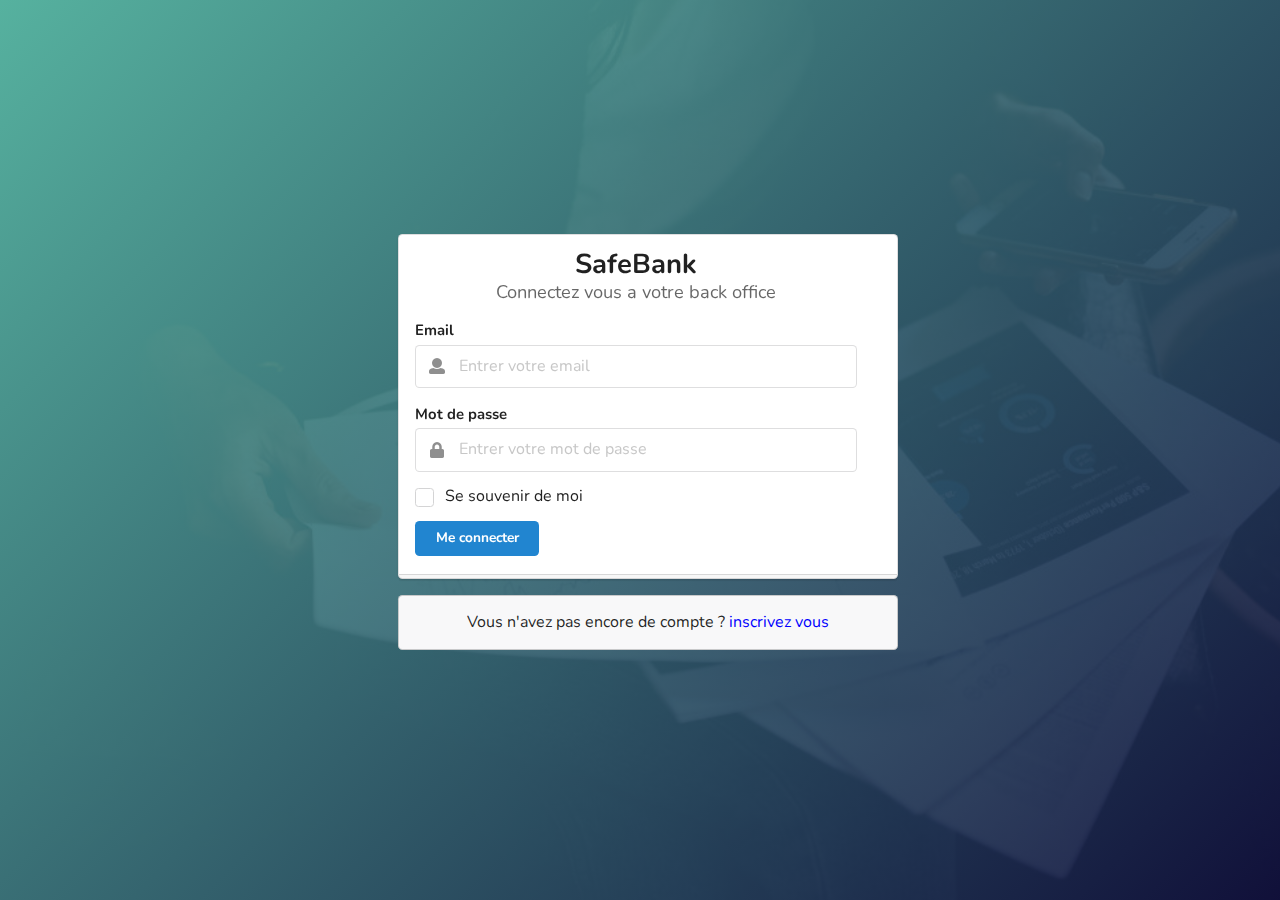
<file: connexion.html>
<!DOCTYPE html>
<html lang="en">
<head>
    <meta charset="UTF-8">
    <meta http-equiv="X-UA-Compatible" content="IE=edge">
    <meta name="viewport" content="width=device-width, initial-scale=1, minimum-scale=1, maximum-scale=1">
    <link rel="preconnect" href="https://fonts.gstatic.com" crossorigin>
<link href="https://fonts.googleapis.com/css2?family=Hind+Siliguri:wght@300;400&family=Mukta:wght@300&family=Nunito&display=swap" rel="stylesheet">
    <link rel="stylesheet" href="compte.css">
    <link rel="stylesheet" href="semantic/components/segment.min.css">
    <link rel="stylesheet" href="semantic/components/header.min.css">
    <link rel="stylesheet" href="semantic/components/form.min.css">
    <link rel="stylesheet" href="semantic/components/container.min.css">
    <link rel="stylesheet" href="semantic/components/transition.min.css">
    <link rel="stylesheet" href="semantic/components/grid.min.css">
    <link rel="stylesheet" href="semantic/components/icon.min.css">
    <link rel="stylesheet" href="semantic/components/button.min.css">
    <link rel="stylesheet" href="semantic/components/input.min.css">
    <link rel="stylesheet" href="semantic/components/checkbox.min.css">
    <link rel="stylesheet" href="semantic/components/message.min.css">
   
    <title>Document</title>
</head>
<body style="overflow: hidden;">
    
    <div class="ui middle aligned center aligned grid">
        <div class="column">
            <form class="ui form" method="post" id="boite">
                <div class="ui stacked segment" id="seg-mobile" >
                    <h2 class="ui header" style="text-align: center;">
                        <div class="content">
                            SafeBank
                            <div class="sub header">
                                Connectez vous a votre back office
                            </div>
                        </div>
                    </h2>
                    <div class="field">
                        <label for="">Email</label>
                        <div class="ui left icon input">
                            <input type="email" placeholder="Entrer votre email">
                            <i class="user icon"></i>
                        </div>
                    </div>
                    <div class="field">
                        <label for="">Mot de passe</label>
                        <div class="ui left icon input">
                            <input type="password" placeholder="Entrer votre mot de passe">
                            <i class="lock icon"></i>
                        </div>
                    </div>
                    <div class="field">
                        <div class="ui checkbox">
                          <input type="checkbox" tabindex="0" >
                          <label>Se souvenir de moi </label>
                        </div>
                    </div>
                    <div class="field" id="connect">
                        <button class="ui tiny primary button">
                            Me connecter
                        </button>
                    </div>
                </div>
            </form>
            <div class="ui message">
                Vous n'avez pas encore de compte ? <a href="">inscrivez vous</a> 
            </div>
        </div>
    </div>
    <script src="./jquery.js"></script>
    <script src="./semantic/semantic.min.js"></script>
    <script src="./semantic/components/transition.min.js"></script>
    <script>
        $(document).ready(function (params) {
            $('#boite')
            .transition('jiggle')
            ;
        })
    </script>
</body>
</html>
</file>
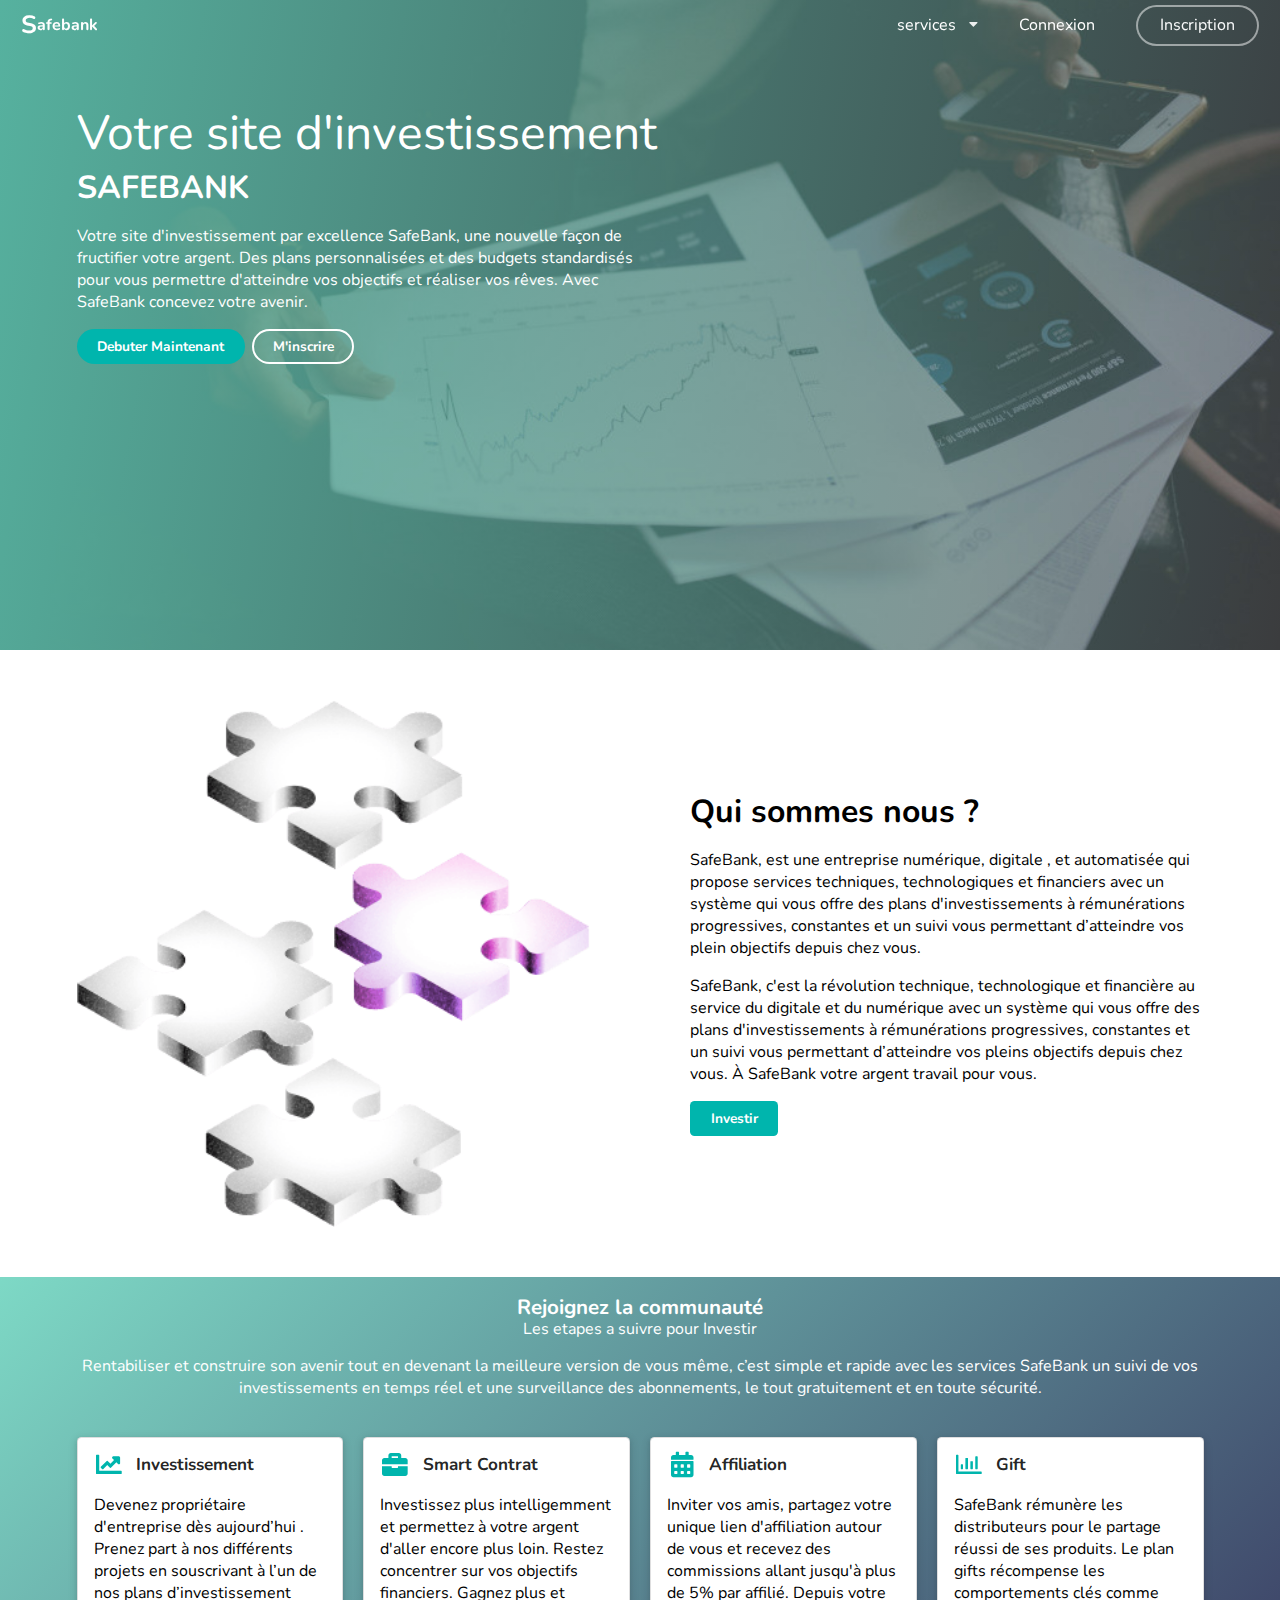
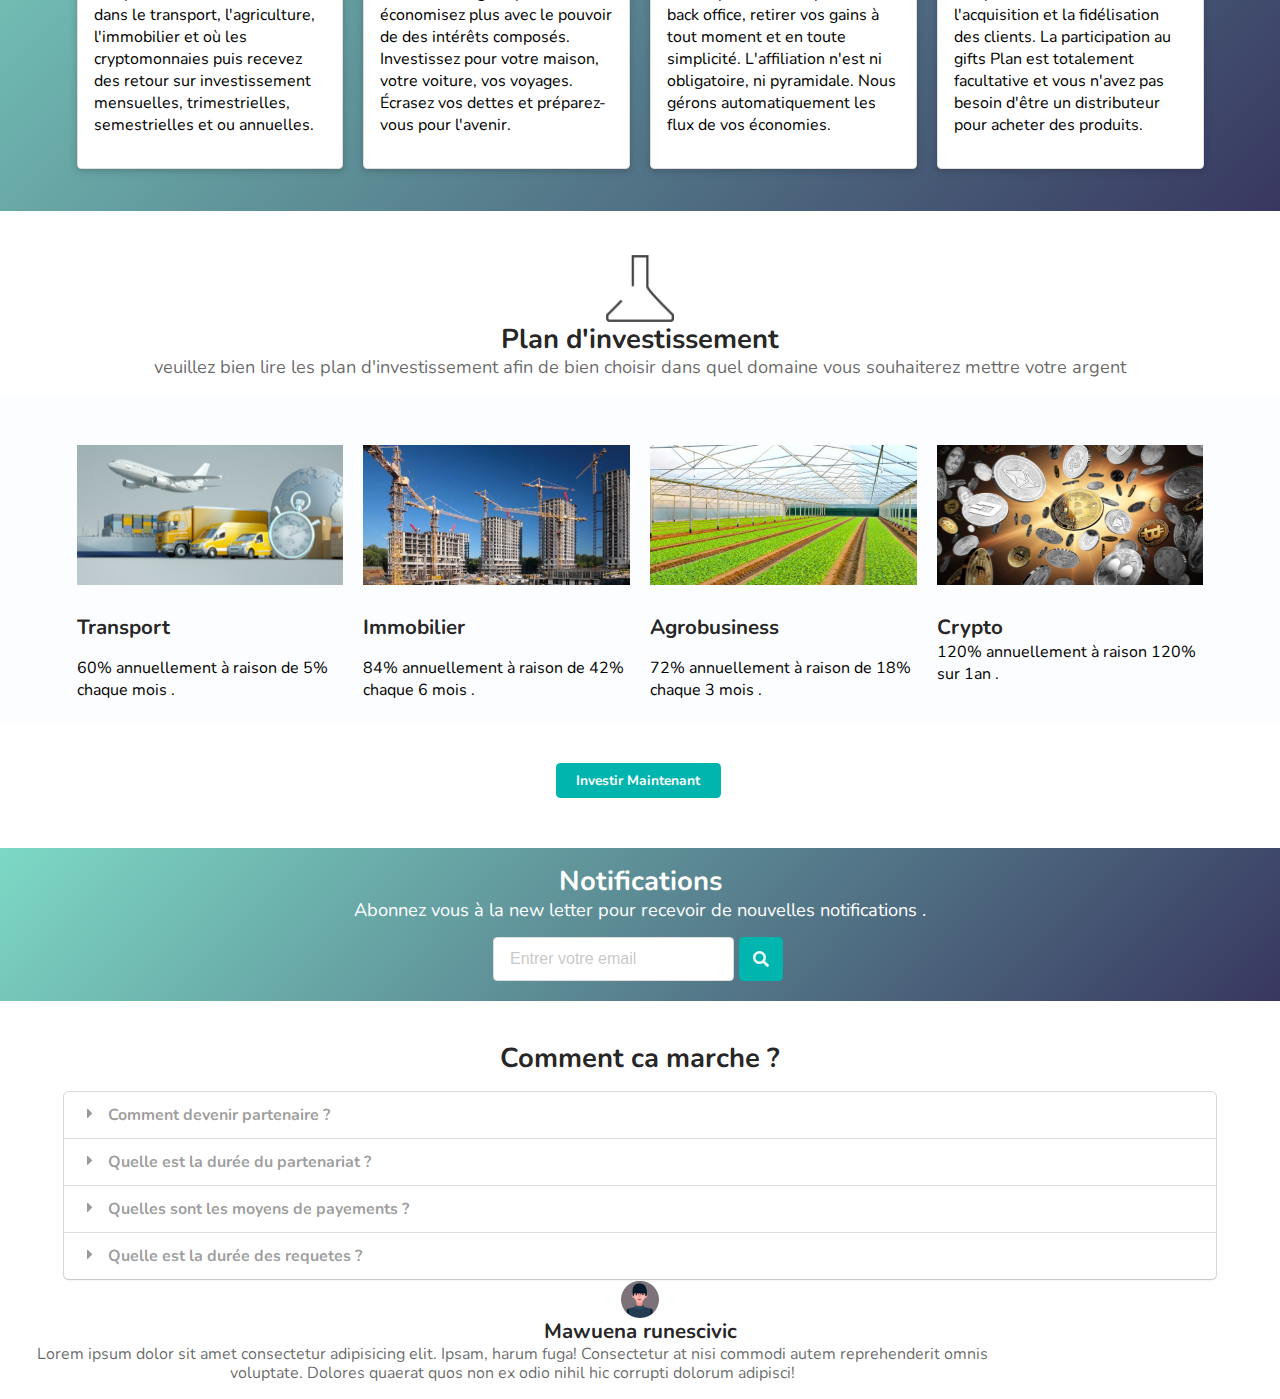
<file: index1.html>
<!DOCTYPE html>
<html lang="en">
<head>
    <meta charset="UTF-8">
    <meta http-equiv="X-UA-Compatible" content="IE=edge">
    <meta name="viewport" content="width=device-width, initial-scale=1, minimum-scale=1, maximum-scale=1">
    <link rel="preconnect" href="https://fonts.googleapis.com">
    <link rel="preconnect" href="https://fonts.googleapis.com">
<link rel="preconnect" href="https://fonts.gstatic.com" crossorigin>
<link href="https://fonts.googleapis.com/css2?family=Hind+Siliguri:wght@300;400&family=Mukta:wght@300&family=Nunito&display=swap" rel="stylesheet">
    <link rel="stylesheet" href="semantic/components/menu.min.css">
    <link rel="stylesheet" href="semantic/components/dropdown.min.css">
    <link rel="stylesheet" href="semantic/components/icon.min.css">
    <link rel="stylesheet" href="semantic/components/button.css">
    <link rel="stylesheet" href="semantic/components//container.min.css">
    <link rel="stylesheet" href="semantic/components/button.min.css">
    <link rel="stylesheet" href="semantic/components/header.min.css">
    <link rel="stylesheet" href="semantic/components/image.min.css">
    <link rel="stylesheet" href="semantic/components/segment.min.css">
    <link rel="stylesheet" href="semantic/components/feed.min.css">
    <link rel="stylesheet" href="semantic/components/label.min.css">
    <link rel="stylesheet" href="semantic/components/form.min.css">
    <link rel="stylesheet" href="semantic/components/accordion.min.css">
    <link rel="stylesheet" href="index.css">
    <title>Document</title>
</head>
<body>
    <div class="ui top fixed menu borderless" id="mobile-show">
        <div class="right menu">
            <div class="item">
                <a class="ui icon secondary button">
                    <i class="sidebar icon"></i>
                </a>
            </div>
        </div>
    </div>
    <header class="ui top fixed secondary menu" id="screen-show">
        <a href="" class="item" style="font-weight: bold;"><span style="font-size: 25px;">S</span> afebank</a>
        <div class="right menu">
            <div  class="ui dropdown item" id="drop1">
                services
                <i class="dropdown icon"></i>
                <div class="menu" id="menu1">
                    <a href="" class="item">Agro-business</a>
                    <a href="" class="item">Immobilier</a>
                    <a href="" class="item">Crypto</a>
                    <a href="" class="item">Trading</a>
                    <a href="" class="item">Transport</a>
                </div>
            </div>
            <a href="" class="item">
                Connexion
            </a>
            <div href="" class="item" id="last-item">
                <a href="" class="ui inverted circular basic button">Inscription</a>
            </div>
        </div>
    </header>
    <nav>
       <div class="pade">
            <div class="ui container">
                <div class="header ">
                    Votre site d'investissement
                </div>
                <div class="sub-header">
                    SafeBank
                </div>
                <p id="sous-titre">
                    Votre site d'investissement par excellence
                    SafeBank, une nouvelle façon de fructifier votre argent. 
                    Des plans personnalisées et des budgets standardisés pour vous permettre d'atteindre vos objectifs et réaliser vos rêves.
                    Avec SafeBank concevez votre avenir.  
                </p>
                <div class="inline">
                    <a href="" class="ui teal tiny circular button">Debuter Maintenant</a>
                    <a href="" class="ui inverted tiny circular download button">M'inscrire</a>
                </div>
            </div>
       </div>
    </nav>

    <!--<article  id="back1">
        <div class="article1">
            <div class="ui container">
                <div class="grid3">
                    <div>
                        <div class="ui raised segment" id="seg-propos">
                          <div  id="propos">
                            C'est qui justberich ?                  
                          </div>
                          <br>
                          <div id="short-line"></div>
                          <br>
                          <div>
                              Lorem ipsum dolor sit amet consectetur, adipisicing elit. Ducimus facere soluta necessitatibus, accusantium adipisci ex
                          </div>
                          
                        </div>
                    </div>
                    <div>
                        <div>
                            <img src="./image/pexel3.jpg" alt="" class="ui image">
                        
                            <div class="ui header">
                                <div class="content">
                                    Fonctionnalités du site
                                </div>
                            </div>
                           
                            <div>
                                JBR dispose d'un boack office qui vous permet de suivre vos gain en temps réel
                            </div>
                        </div>
                    </div>
                    <div>
                        <div>
                            <img src="./image/pexels-karolina-grabowska-4475523.jpg" alt="" class="ui image">
                            <div class="ui header">
                                Moyens de payements
                            </div>
                        </div>
                        <div>
                            Nous utilisons Flooz de moov africa depuis n'importe qu'elle pays d'afrique, payeer , Tmoney . Et tout via notre platforme .
                        </div>
                    </div>
                </div>
                
                
            </div>
            <br>
        </div>
        
    </article>-->
    <article class="ui container" style="margin-top: 50px;">
        <div class="grid2" >
            <div>
                <img src="./image/extensions.png" alt="" class="ui fluid image">
            </div>
            <div>
                <div id="back">
                    Qui sommes nous ?
                </div>
                <div >
                    <p>
                        SafeBank, est une entreprise numérique, digitale , et automatisée qui propose services techniques, technologiques et financiers avec un système qui vous offre des plans d'investissements à rémunérations progressives, constantes et un suivi vous permettant d’atteindre vos plein objectifs depuis chez vous.
                    </p>
                    <p>
                        SafeBank, c'est la révolution technique, technologique et financière au service du digitale et du numérique avec un système qui vous offre des plans d'investissements à rémunérations progressives, constantes et un suivi vous permettant d’atteindre vos pleins objectifs depuis chez vous. À SafeBank votre argent travail pour vous. 
                     </p>
                    
                    <div>
                        <a href="" class="ui teal button tiny">
                            Investir 
                        </a>
                    </div>
                </div>
            </div>
        </div>
    </article>
    
 
    <article class="services">
        <div class="ui container">
            <div class="ui header black-header" >
                <div class="content" >
                    Rejoignez la communauté 
                    <br>
                    <div class="sub header" style="color: #ffffff;">
                         Les etapes a suivre pour Investir
                    </div>
                    
                </div>
            </div>
            <p style="text-align: center;color: #ffffff;">
                Rentabiliser et construire son avenir tout en devenant la meilleure version de vous même, c’est simple et rapide avec les services SafeBank
                un suivi de vos investissements en temps réel et une surveillance des abonnements, le tout gratuitement et en toute sécurité. 
            </p>
            <br>
            <div class="grid4">
                <div>
                    <div class="ui raised segment">
                        <h2 class="ui small header">
                            <i class="chart line teal icon"></i>
                            <div class="content">
                              Investissement
                             
                            </div>
                          </h2>

                          <div>
                              <p>
                                Devenez propriétaire d'entreprise dès aujourd’hui .
                                Prenez part à nos différents projets en souscrivant à l’un de nos plans
                                d’investissement dans le transport, l'agriculture, l'immobilier et où les cryptomonnaies puis recevez des retour sur investissement mensuelles, trimestrielles, semestrielles et ou annuelles.
                                 </p>
                          </div>
                    </div>
                </div>
                <div>
                    <div class="ui raised segment">
                        <h2 class="ui small header">
                            <i class="briefcase teal icon"></i>
                            <div class="content">
                              Smart Contrat                           
                            </div>
                          </h2>

                          <div>
                              <p>
                                Investissez plus intelligemment et permettez à votre argent d'aller encore plus loin.
                                Restez concentrer sur vos objectifs financiers.
                                Gagnez plus et économisez plus avec le pouvoir de des intérêts composés. Investissez pour votre maison, votre voiture, vos voyages.
                                Écrasez vos dettes et préparez-vous pour l'avenir.
                                </p>
                          </div>
                    </div>
                </div>
                <div>
                    <div class="ui raised segment">
                        <h2 class="ui small header">
                            <i class="calendar alternate teal icon"></i>
                            <div class="content">
                              Affiliation
                            
                            </div>
                          </h2>

                          <div>
                              <p>
                                Inviter vos amis, partagez votre unique lien d'affiliation autour de vous et recevez des commissions allant jusqu'à plus de 5% par affilié. Depuis votre back office, retirer vos gains à tout moment et en toute simplicité. L'affiliation n'est ni obligatoire, ni pyramidale. Nous gérons automatiquement les flux de vos économies.
                             </p>
                          </div>
                    </div>
                </div>
                <div>
                    <div class="ui raised segment">
                        <h2 class="ui small header">
                            <i class="chart outline bar teal icon"></i>
                            <div class="content">
                              Gift
                            </div>
                          </h2>

                          <div>
                              <p>
                                SafeBank rémunère les distributeurs pour le partage réussi de ses produits. Le plan gifts récompense les comportements clés comme l'acquisition et la fidélisation des clients. La participation au gifts Plan est totalement facultative et vous n'avez pas besoin d'être un distributeur pour acheter des produits. 
                              </p>
                          </div>
                    </div>
                </div>
                
            </div>
            <br class="mobile-break">
            
        </div>
    </article>
    <article>
        <div class="center-grid">
            <h2 class="ui icon header">
                <img src="./image/lab.png" alt="">
                <div class="content">
                  Plan d'investissement
                  <div class="sub header">veuillez bien lire les plan d'investissement afin de bien choisir dans quel domaine vous souhaiterez mettre votre argent</div>
                </div>
              </h2>
        </div>
    </article>
    <article  id="back1">
        <div class="article1">
            <div class="ui container">
                <div class="grid4">
                    <div>
                        <div>
                            <img src="./image/transport.jpg" alt="" class="ui image">
                        
                            <div class="ui header">
                                <div class="content">
                                    Transport
                                </div>
                            </div>
                           
                            <div>
                                60% annuellement à raison de 5% chaque mois .
                            </div>
                        </div>
                    </div>
                    <div>
                        <div>
                            <img src="./image/immob.jpg" alt="" class="ui image">
                        
                            <div class="ui header">
                                <div class="content">
                                    Immobilier
                                </div>
                            </div>
                           
                            <div>
                                84% annuellement à raison de 42% chaque 6 mois .
                            </div>
                        </div>
                    </div>
                    <div>
                        <div>
                            <img src="./image/agri.jpg" alt="" class="ui image">
                        
                            <div class="ui header">
                                <div class="content">
                                    Agrobusiness
                                </div>
                            </div>
                            72% annuellement  à raison de 18% chaque 3 mois .
                            <div>
                                
                            </div>
                        </div>
                    </div>
                    <div>
                        <div>
                            <img src="./image/crypto.png" alt="" class="ui image">
                            <div class="ui header">
                                Crypto
                            </div>
                        </div>
                        <div>
                            120% annuellement à raison 120% sur 1an .
                        </div>
                    </div>
                </div>

                
                
            </div>
            <br>
        </div>
        
    </article>
    <article>
        <div style="text-align: center;margin-top: 40px;">
            <div>
                <a href="" class="ui tiny teal button">Investir Maintenant</a>
            </div>
        </div>
    </article>
   <article class="services">
        <div s>
            <div style="display: flex;justify-content: center;">
                <div>
                    <h2 class="ui header" style="text-align: center;">
                        <div class="content" style="color: #ffffff;">
                            Notifications
                            <div class="sub header" style="color: #ffffff;">
                                Abonnez vous à la new letter pour recevoir de nouvelles notifications .
                            </div>
                        </div>
                    </h2>
                    <div >
                      <form action="" method="post" class="ui form" >
                        <div class="field">
                            <div class="ui action input" style="display: flex;justify-content: center;">
                                <input type="text" placeholder="Entrer votre email" style="margin-right: 5px;">
                                <button class="ui teal icon button">
                                  <i class="search icon"></i>
                                </button>
                              </div>                            
                        </div>
                      </form>
                    </div>
                </div>
            </div>
        </div>
   </article>
   <article>
       <h2 class="ui header" style="text-align: center;margin-top: 40px;">
            <div class="content" >
                Comment ca marche ?
            </div>
       </h2>
       <div style="display: flex;justify-content: center;">
        <div class="ui styled accordion" style="width: 90%;">
            <div class="title ">
              <i class="dropdown icon"></i>
              Comment devenir partenaire ?
            </div>
            <div class="content ">
              <p class="transition visible" style="display: block !important;">A dog is a type of domesticated animal. Known for its loyalty and faithfulness, it can be found as a welcome guest in many households across the world.</p>
            </div>
            <div class="title">
              <i class="dropdown icon"></i>
              Quelle est la durée du partenariat ?
            </div>
            <div class="content">
              <p class="transition hidden">There are many breeds of dogs. Each breed varies in size and temperament. Owners often select a breed of dog that they find to be compatible with their own lifestyle and desires from a companion.</p>
            </div>
            <div class="title">
              <i class="dropdown icon"></i>
              Quelles sont les moyens de payements ?
            </div>
            <div class="content">
              <p class="transition hidden">Three common ways for a prospective owner to acquire a dog is from pet shops, private owners, or shelters.</p>
              <p class="transition hidden">A pet shop may be the most convenient way to buy a dog. Buying a dog from a private owner allows you to assess the pedigree and upbringing of your dog before choosing to take it home. Lastly, finding your dog from a shelter, helps give a good home to a dog who may not find one so readily.</p>
            </div>
            <div class="title">
                <i class="dropdown icon"></i>
                Quelle est la durée des requetes ?
              </div>
              <div class="content">
                <p class="transition hidden">There are many breeds of dogs. Each breed varies in size and temperament. Owners often select a breed of dog that they find to be compatible with their own lifestyle and desires from a companion.</p>
              </div>
          </div>
       </div>
   </article>
   <article>
       <div style="display: flex;justify-content: center;">
            <div class="inline">
                <div class="ui header icon">
                    <img src="./image/elyse.png" alt="" class="ui small circular image">
                    <div class="content">
                        Mawuena runescivic
                        <div class="sub header" style="width: 80%; text-align: center;">
                            Lorem ipsum dolor sit amet consectetur adipisicing elit. Ipsam, harum fuga! Consectetur at nisi commodi autem reprehenderit omnis voluptate. Dolores quaerat quos non ex odio nihil hic corrupti dolorum adipisci!
                        </div>
                    </div>
                </div>
                
            </div>
       </div>
   </article>
 <script src="./jquery.js"></script>
 <script src="./semantic/semantic.min.js"></script>
 <script src="./semantic/components/dropdown.min.js"></script>
 <script src="./semantic/components/accordion.min.js"></script>
 <script>
     $(document).ready(function (params) {
        $('#drop1').on('mouseenter',()=>{
            $('#menu1').show()
        })
        $('#drop1').on('mouseleave',()=>{
            $('#menu1').hide()
        })
        $('.ui.accordion')
  .accordion()
;
     })
 </script>
</body>
</html>
</file>
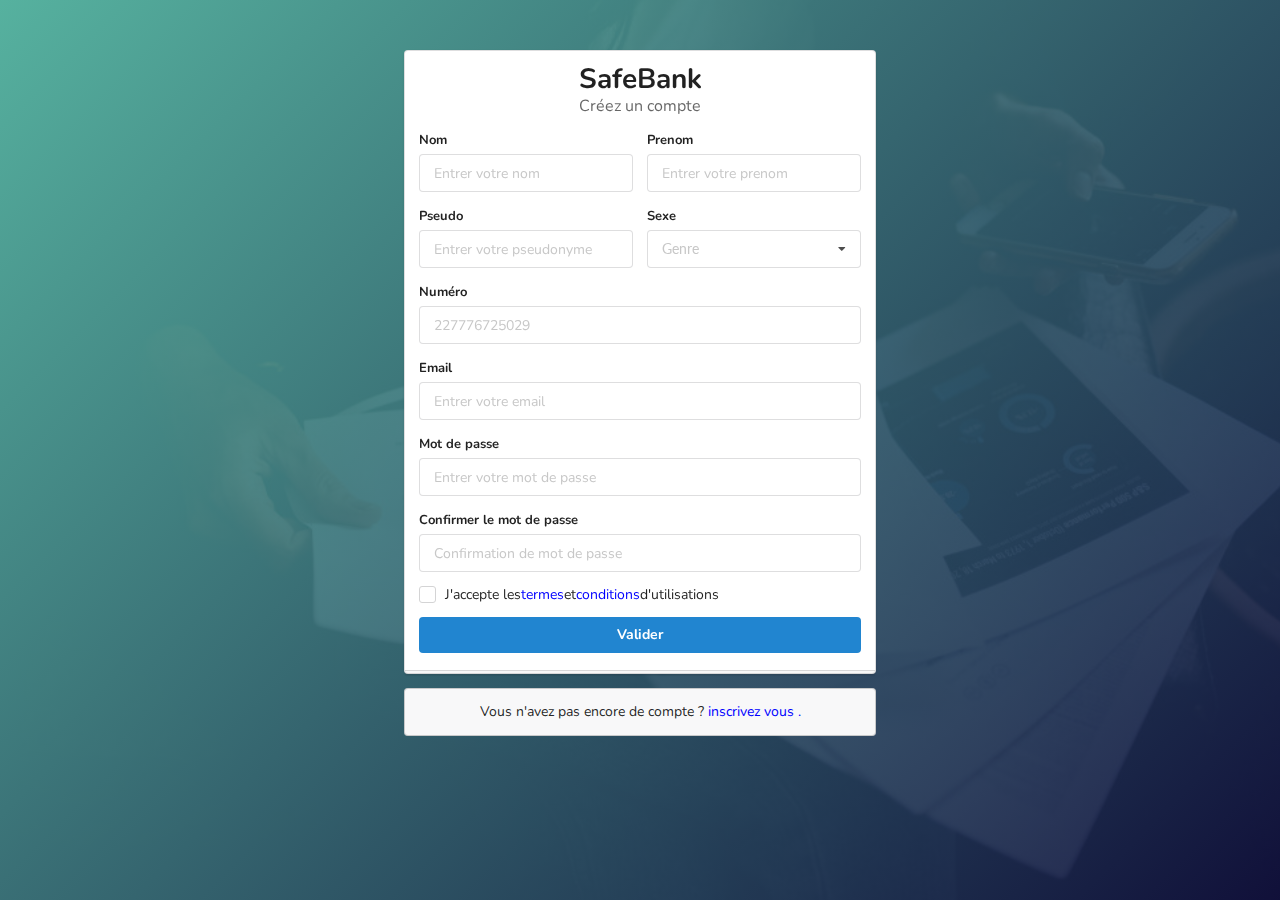
<file: inscription.html>
<!DOCTYPE html>
<html lang="en">
<head>
    <meta charset="UTF-8">
    <meta http-equiv="X-UA-Compatible" content="IE=edge">
    <meta name="viewport" content="width=device-width, initial-scale=1, minimum-scale=1, maximum-scale=1">
    <link rel="preconnect" href="https://fonts.gstatic.com" crossorigin>
<link href="https://fonts.googleapis.com/css2?family=Hind+Siliguri:wght@300;400&family=Mukta:wght@300&family=Nunito&display=swap" rel="stylesheet">
    
    <link rel="stylesheet" href="semantic/semantic.min.css">
    <link rel="stylesheet" href="compte.css">
   
    <title>Document</title>
</head>
<body>
    
    <div>
        <div class="ui middle aligned center aligned grid">
            <div class="column">
              <form action="" method="post" class="ui form">
                <div class="ui stacked segment" id="boite" style="margin-top: 50px;">
                    <h1 class="ui header">
                        <div class="content">SafeBank</div>
                        <div class="sub header">
                            Créez un compte
                        </div>
                    </h1>
                    <div class="two fields">
                        <div class="field">
                            <label for="" id="font">Nom</label>
                            <input type="text" placeholder="Entrer votre nom">
                        </div>
                        <div class="field">
                            <label for="">Prenom</label>
                            <input type="text" placeholder="Entrer votre prenom" >
                        </div>
                    </div>
                    <div class="two fields">
                        <div class="field">
                            <label for="">Pseudo</label>
                            <input type="text" placeholder="Entrer votre pseudonyme">
                        </div>
                        <div class="field">
                                <label for="">Sexe</label>
                                <select name="" id="" class="ui dropdown">
                                    <option value="" class="item">Genre</option>
                                    <option value="0">Masculin</option>
                                    <option value="1">Feminin</option>
                                </select>
                        </div>
                    </div>
                    <div class="field">
                        <label for="">Numéro</label>
                        <input type="tel" placeholder="227776725029">
                    </div>
                    <div class="field">
                        <label for="">Email</label>
                        <input type="email" placeholder="Entrer votre email">
                    </div>
                    <div class="field">
                        <label for="">Mot de passe</label>
                        <input type="password" placeholder="Entrer votre mot de passe">
                    </div>
                    <div class="field">
                        <label for="">Confirmer le mot de passe</label>
                        <input type="password" placeholder="Confirmation de mot de passe">
                    </div>
                    <div class="field">
                        <div class="ui checkbox">
                            <input type="checkbox" name="example">
                            <label>J'accepte les <a href=""> termes</a> et <a href=""> conditions </a> d'utilisations </label>
                          </div>
                    </div>
                    <div class="field">
                        <button type="submit" class="ui primary fluid button" >Valider</button>
                    </div>
                </div>
              </form>
          
              <div class="ui message">
                Vous n'avez pas encore de compte ?<a href="#"> inscrivez vous .</a>
              </div>
            </div>
          </div>
    </div>
    <script src="./jquery.js"></script>
    <script src="./semantic/semantic.min.js"></script>
    <script src="./semantic/components/transition.min.js"></script>
    <script src="./semantic/components/dropdown.min.js"></script>
    <script>
        $(document).ready(function (params) {
            $('#boite')
            .transition('jiggle')
            ;
            $('.ui.dropdown')
            .dropdown()
            ;
        })
    </script>
</body>
</html>
</file>
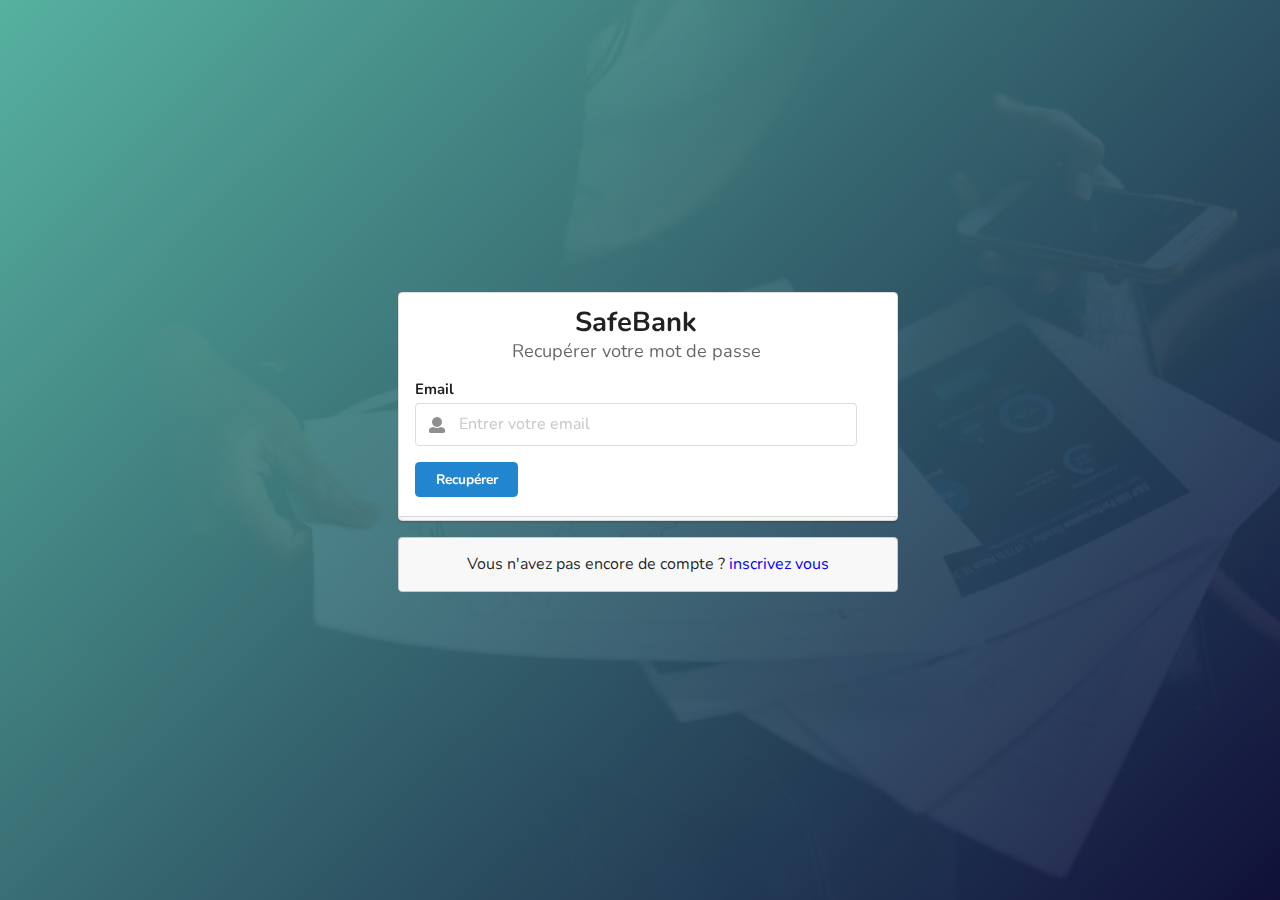
<file: recuperation.html>
<!DOCTYPE html>
<html lang="en">
<head>
    <meta charset="UTF-8">
    <meta http-equiv="X-UA-Compatible" content="IE=edge">
    <meta name="viewport" content="width=device-width, initial-scale=1, minimum-scale=1, maximum-scale=1">
    <link rel="preconnect" href="https://fonts.gstatic.com" crossorigin>
<link href="https://fonts.googleapis.com/css2?family=Hind+Siliguri:wght@300;400&family=Mukta:wght@300&family=Nunito&display=swap" rel="stylesheet">
    <link rel="stylesheet" href="compte.css">
    <link rel="stylesheet" href="semantic/components/segment.min.css">
    <link rel="stylesheet" href="semantic/components/header.min.css">
    <link rel="stylesheet" href="semantic/components/form.min.css">
    <link rel="stylesheet" href="semantic/components/container.min.css">
    <link rel="stylesheet" href="semantic/components/transition.min.css">
    <link rel="stylesheet" href="semantic/components/grid.min.css">
    <link rel="stylesheet" href="semantic/components/icon.min.css">
    <link rel="stylesheet" href="semantic/components/button.min.css">
    <link rel="stylesheet" href="semantic/components/input.min.css">
    <link rel="stylesheet" href="semantic/components/checkbox.min.css">
    <link rel="stylesheet" href="semantic/components/message.min.css">
   
    <title>Document</title>
</head>
<body style="overflow: hidden;">
    
    <div class="ui middle aligned center aligned grid">
        <div class="column">
            <form class="ui form" method="post" id="boite">
                <div class="ui stacked segment" id="seg-mobile" >
                    <h2 class="ui header" style="text-align: center;">
                        <div class="content">
                            SafeBank
                            <div class="sub header">
                                Recupérer votre mot de passe
                            </div>
                        </div>
                    </h2>
                    <div class="field">
                        <label for="">Email</label>
                        <div class="ui left icon input">
                            <input type="email" placeholder="Entrer votre email">
                            <i class="user icon"></i>
                        </div>
                    </div>
                    
                    <div class="field" id="connect">
                        <button class="ui tiny primary button">
                            Recupérer
                        </button>
                    </div>
                </div>
            </form>
            <div class="ui message">
                Vous n'avez pas encore de compte ? <a href="">inscrivez vous</a> 
            </div>
        </div>
    </div>
    <script src="./jquery.js"></script>
    <script src="./semantic/semantic.min.js"></script>
    <script src="./semantic/components/transition.min.js"></script>
    <script>
        $(document).ready(function (params) {
            $('#boite')
            .transition('jiggle')
            ;
        })
    </script>
</body>
</html>
</file>
<file: compte.css>
:root{
    --primary :rgba(93, 207, 183, 0.8);
    --secondary:rgba(6, 5, 56, 0.8);
    --third:rgba(226, 226, 241, 0);
}
body{
    
    background:linear-gradient(135deg,var(--primary) , var(--secondary)), url('./image/pexel2.jpg');
    width: 100%;
    height: 100vh;
    background-size: cover;
    background-attachment: fixed;
    background-repeat: no-repeat;
    background-position: center center;
    
}
.grid-2{
    display: grid;
    grid-template-columns:1fr 1fr;
    column-gap: 10px;
}
label , .ui.checkbox , #connect{
    display: flex !important;
    justify-content: flex-start !important;
    font-family:'Nunito', sans-serif !important;
}

.ui.input{
    width: 100%;
}

#center{
    display: flex;
    justify-content: center;
    align-items: center;
    vertical-align: middle;
    font-family:'Nunito', sans-serif !important;
}

#seg1{
    background-color:#fcfdff;
    width: 400px;
}
#seg2{
    width: 500px;
}
a{
    text-decoration: none;
    color: blue;
}
input , .ui.button , .ui.header , .ui.message{
    font-family:'Nunito', sans-serif !important;
}
#seg-mobile{
    padding-right: 40px;
}
body > .grid {
    height: 100%;
  }
  body #font{
    font-family:'Nunito', sans-serif !important;
  }
  
  .column {
    max-width: 500px;
  }


  @media screen and (min-width:292px) and (max-width:768px){
      .column{
          max-width: 350px;
      }
  }

  @media screen and (max-width:291px) {
      .column{
          max-width:90%;
      }

      #seg-mobile{
        padding-right: 80px;
    }
  }
</file>
<file: index.css>
:root{
    --primary :rgba(93, 207, 183, 0.8);
    --secondary:rgba(6, 5, 56, 0.8);
    --third:rgba(226, 226, 241, 0);
}
body{
    margin: 0;
    padding: 0;
    font-family:'Nunito', sans-serif !important;
}

.ui.top.fixed.secondary.menu .item , .ui.button {
    color: #ffffff;
    font-family: 'Nunito', sans-serif;
}
.ui.header , .sub.header ,.ui.styled.accordion .title{
  
    font-family: 'Nunito', sans-serif;
}
#input-btn{
    width: 20%;border-top-right-radius: 30px;border-bottom-right-radius: 30px;
}
#field-input{
    width: 70%;border: none;
}
#sous-titre{
    width: 50%;color:#ffffff;
}
.center-grid{
    display: grid;
    align-items: center;
    margin-top: 40px;
}
nav{
    background:linear-gradient(100deg,var(--primary) , var(--third)), url('./image/pexel2.jpg');
    width: 100%;
    height: 650px;
    background-size: cover;
    background-repeat: no-repeat;
    background-position: center;
}
.header{
    
    padding-top: 100px;
    color: #ffffff;
    font-size: 3em;
}

.grid2{
    display: grid;
    grid-template-columns: 1fr 1fr;
    column-gap: 100px;
    align-items: center;
    
}

#pade{
    padding-left: 10px;
}
.description{
    font-size: 1.5em;
}
#back{
    font-size: 2em;
    font-weight: bold;
}
#seg-propos{
    padding-top: 50px;padding-bottom: 50px;padding-left: 40px;border:2px solid dodgerblue;
}
#propos{
    font-size: 3em;
}
#short-line{
    width: 50%;
    border: 2px solid dodgerblue;
}
.sub-header{
    color: #ffffff;
    font-weight: bold;
    font-size: 2em;
    text-transform: uppercase;
}
.grid3{
    display: grid;
    grid-template-columns: 1fr 1fr 1fr;
    column-gap: 20px;
}

.grid4{
    display: grid;
    grid-template-columns: 1fr 1fr 1fr 1fr;
    column-gap: 20px;
}

.article1{
    padding-top: 50px;
}
.text-center{
    text-align: center;
}
.margin-top{
    margin-top: 50px;
}

.grid5{
    display: grid;
    justify-items: center;
    grid-template-columns: 1fr 1fr 1fr 1fr 1fr;
    column-gap: 20px;
}
.grid5 img{
    width: 100px;
    height: 50px;
}

#back1{
    background-color: #fcfdff;
    padding-top: -20px;
}
.services{
    background: linear-gradient(135deg,var(--primary) , var(--secondary));
    padding-top: 20px;
    padding-bottom: 20px;
    margin-top: 50px;
   
}
.ui.header.black-header {
    color: #ffffff;
    text-align: center;

}

#mobile-show{
    display: none;
}

@media screen and (max-width:768px) {
    .grid4{
        grid-template-columns: 1fr;
    }
    .grid4 img{
        margin-top: 20px;
    }
    #sous-titre{
        width: 100%;
    }
    .grid3{
        display: grid;
        grid-template-columns: 1fr;
    }
    .grid3 div{
        margin-bottom: 20px;
    }
    .grid2 {
        display: grid;
        grid-template-columns: 1fr;
    }
    .no-show{
        display: none;
    }
    #screen-show{
        display: none;
    }
    #mobile-show{
        display: inline-flex;
    }
}
</file>
<file: semantic/components/segment.min.css>
/*!
 * # Semantic UI 2.4.1 - Segment
 * http://github.com/semantic-org/semantic-ui/
 *
 *
 * Released under the MIT license
 * http://opensource.org/licenses/MIT
 *
 */.ui.segment{position:relative;background:#fff;-webkit-box-shadow:0 1px 2px 0 rgba(34,36,38,.15);box-shadow:0 1px 2px 0 rgba(34,36,38,.15);margin:1rem 0;padding:1em 1em;border-radius:.28571429rem;border:1px solid rgba(34,36,38,.15)}.ui.segment:first-child{margin-top:0}.ui.segment:last-child{margin-bottom:0}.ui.vertical.segment{margin:0;padding-left:0;padding-right:0;background:none transparent;border-radius:0;-webkit-box-shadow:none;box-shadow:none;border:none;border-bottom:1px solid rgba(34,36,38,.15)}.ui.vertical.segment:last-child{border-bottom:none}.ui.inverted.segment>.ui.header{color:#fff}.ui[class*="bottom attached"].segment>[class*="top attached"].label{border-top-left-radius:0;border-top-right-radius:0}.ui[class*="top attached"].segment>[class*="bottom attached"].label{border-bottom-left-radius:0;border-bottom-right-radius:0}.ui.attached.segment:not(.top):not(.bottom)>[class*="top attached"].label{border-top-left-radius:0;border-top-right-radius:0}.ui.attached.segment:not(.top):not(.bottom)>[class*="bottom attached"].label{border-bottom-left-radius:0;border-bottom-right-radius:0}.ui.grid>.row>.ui.segment.column,.ui.grid>.ui.segment.column,.ui.page.grid.segment{padding-top:2em;padding-bottom:2em}.ui.grid.segment{margin:1rem 0;border-radius:.28571429rem}.ui.basic.table.segment{background:#fff;border:1px solid rgba(34,36,38,.15);-webkit-box-shadow:0 1px 2px 0 rgba(34,36,38,.15);box-shadow:0 1px 2px 0 rgba(34,36,38,.15)}.ui[class*="very basic"].table.segment{padding:1em 1em}.ui.placeholder.segment{display:-webkit-box;display:-ms-flexbox;display:flex;-webkit-box-orient:vertical;-webkit-box-direction:normal;-ms-flex-direction:column;flex-direction:column;-webkit-box-pack:center;-ms-flex-pack:center;justify-content:center;-webkit-box-align:stretch;-ms-flex-align:stretch;align-items:stretch;max-width:initial;-webkit-animation:none;animation:none;overflow:visible;padding:1em 1em;min-height:18rem;background:#f9fafb;border-color:rgba(34,36,38,.15);-webkit-box-shadow:0 2px 25px 0 rgba(34,36,38,.05) inset;box-shadow:0 2px 25px 0 rgba(34,36,38,.05) inset}.ui.placeholder.segment .button,.ui.placeholder.segment textarea{display:block}.ui.placeholder.segment .button,.ui.placeholder.segment .field,.ui.placeholder.segment textarea,.ui.placeholder.segment>.ui.input{max-width:15rem;margin-left:auto;margin-right:auto}.ui.placeholder.segment .column .button,.ui.placeholder.segment .column .field,.ui.placeholder.segment .column textarea,.ui.placeholder.segment .column>.ui.input{max-width:15rem;margin-left:auto;margin-right:auto}.ui.placeholder.segment>.inline{-ms-flex-item-align:center;align-self:center}.ui.placeholder.segment>.inline>.button{display:inline-block;width:auto;margin:0 .35714286rem 0 0}.ui.placeholder.segment>.inline>.button:last-child{margin-right:0}.ui.piled.segment,.ui.piled.segments{margin:3em 0;-webkit-box-shadow:'';box-shadow:'';z-index:auto}.ui.piled.segment:first-child{margin-top:0}.ui.piled.segment:last-child{margin-bottom:0}.ui.piled.segment:after,.ui.piled.segment:before,.ui.piled.segments:after,.ui.piled.segments:before{background-color:#fff;visibility:visible;content:'';display:block;height:100%;left:0;position:absolute;width:100%;border:1px solid rgba(34,36,38,.15);-webkit-box-shadow:'';box-shadow:''}.ui.piled.segment:before,.ui.piled.segments:before{-webkit-transform:rotate(-1.2deg);transform:rotate(-1.2deg);top:0;z-index:-2}.ui.piled.segment:after,.ui.piled.segments:after{-webkit-transform:rotate(1.2deg);transform:rotate(1.2deg);top:0;z-index:-1}.ui[class*="top attached"].piled.segment{margin-top:3em;margin-bottom:0}.ui.piled.segment[class*="top attached"]:first-child{margin-top:0}.ui.piled.segment[class*="bottom attached"]{margin-top:0;margin-bottom:3em}.ui.piled.segment[class*="bottom attached"]:last-child{margin-bottom:0}.ui.stacked.segment{padding-bottom:1.4em}.ui.stacked.segment:after,.ui.stacked.segment:before,.ui.stacked.segments:after,.ui.stacked.segments:before{content:'';position:absolute;bottom:-3px;left:0;border-top:1px solid rgba(34,36,38,.15);background:rgba(0,0,0,.03);width:100%;height:6px;visibility:visible}.ui.stacked.segment:before,.ui.stacked.segments:before{display:none}.ui.tall.stacked.segment:before,.ui.tall.stacked.segments:before{display:block;bottom:0}.ui.stacked.inverted.segment:after,.ui.stacked.inverted.segment:before,.ui.stacked.inverted.segments:after,.ui.stacked.inverted.segments:before{background-color:rgba(0,0,0,.03);border-top:1px solid rgba(34,36,38,.35)}.ui.padded.segment{padding:1.5em}.ui[class*="very padded"].segment{padding:3em}.ui.padded.segment.vertical.segment,.ui[class*="very padded"].vertical.segment{padding-left:0;padding-right:0}.ui.compact.segment{display:table}.ui.compact.segments{display:-webkit-inline-box;display:-ms-inline-flexbox;display:inline-flex}.ui.compact.segments .segment,.ui.segments .compact.segment{display:block;-webkit-box-flex:0;-ms-flex:0 1 auto;flex:0 1 auto}.ui.circular.segment{display:table-cell;padding:2em;text-align:center;vertical-align:middle;border-radius:500em}.ui.raised.segment,.ui.raised.segments{-webkit-box-shadow:0 2px 4px 0 rgba(34,36,38,.12),0 2px 10px 0 rgba(34,36,38,.15);box-shadow:0 2px 4px 0 rgba(34,36,38,.12),0 2px 10px 0 rgba(34,36,38,.15)}.ui.segments{-webkit-box-orient:vertical;-webkit-box-direction:normal;-ms-flex-direction:column;flex-direction:column;position:relative;margin:1rem 0;border:1px solid rgba(34,36,38,.15);-webkit-box-shadow:0 1px 2px 0 rgba(34,36,38,.15);box-shadow:0 1px 2px 0 rgba(34,36,38,.15);border-radius:.28571429rem}.ui.segments:first-child{margin-top:0}.ui.segments:last-child{margin-bottom:0}.ui.segments>.segment{top:0;bottom:0;border-radius:0;margin:0;width:auto;-webkit-box-shadow:none;box-shadow:none;border:none;border-top:1px solid rgba(34,36,38,.15)}.ui.segments:not(.horizontal)>.segment:first-child{border-top:none;margin-top:0;bottom:0;margin-bottom:0;top:0;border-radius:.28571429rem .28571429rem 0 0}.ui.segments:not(.horizontal)>.segment:last-child{top:0;bottom:0;margin-top:0;margin-bottom:0;-webkit-box-shadow:0 1px 2px 0 rgba(34,36,38,.15),none;box-shadow:0 1px 2px 0 rgba(34,36,38,.15),none;border-radius:0 0 .28571429rem .28571429rem}.ui.segments:not(.horizontal)>.segment:only-child{border-radius:.28571429rem}.ui.segments>.ui.segments{border-top:1px solid rgba(34,36,38,.15);margin:1rem 1rem}.ui.segments>.segments:first-child{border-top:none}.ui.segments>.segment+.segments:not(.horizontal){margin-top:0}.ui.horizontal.segments{display:-webkit-box;display:-ms-flexbox;display:flex;-webkit-box-orient:horizontal;-webkit-box-direction:normal;-ms-flex-direction:row;flex-direction:row;background-color:transparent;border-radius:0;padding:0;background-color:#fff;-webkit-box-shadow:0 1px 2px 0 rgba(34,36,38,.15);box-shadow:0 1px 2px 0 rgba(34,36,38,.15);margin:1rem 0;border-radius:.28571429rem;border:1px solid rgba(34,36,38,.15)}.ui.segments>.horizontal.segments{margin:0;background-color:transparent;border-radius:0;border:none;-webkit-box-shadow:none;box-shadow:none;border-top:1px solid rgba(34,36,38,.15)}.ui.horizontal.segments>.segment{-webkit-box-flex:1;flex:1 1 auto;-ms-flex:1 1 0px;margin:0;min-width:0;background-color:transparent;border-radius:0;border:none;-webkit-box-shadow:none;box-shadow:none;border-left:1px solid rgba(34,36,38,.15)}.ui.segments>.horizontal.segments:first-child{border-top:none}.ui.horizontal.segments>.segment:first-child{border-left:none}.ui.disabled.segment{opacity:.45;color:rgba(40,40,40,.3)}.ui.loading.segment{position:relative;cursor:default;pointer-events:none;text-shadow:none!important;color:transparent!important;-webkit-transition:all 0s linear;transition:all 0s linear}.ui.loading.segment:before{position:absolute;content:'';top:0;left:0;background:rgba(255,255,255,.8);width:100%;height:100%;border-radius:.28571429rem;z-index:100}.ui.loading.segment:after{position:absolute;content:'';top:50%;left:50%;margin:-1.5em 0 0 -1.5em;width:3em;height:3em;-webkit-animation:segment-spin .6s linear;animation:segment-spin .6s linear;-webkit-animation-iteration-count:infinite;animation-iteration-count:infinite;border-radius:500rem;border-color:#767676 rgba(0,0,0,.1) rgba(0,0,0,.1) rgba(0,0,0,.1);border-style:solid;border-width:.2em;-webkit-box-shadow:0 0 0 1px transparent;box-shadow:0 0 0 1px transparent;visibility:visible;z-index:101}@-webkit-keyframes segment-spin{from{-webkit-transform:rotate(0);transform:rotate(0)}to{-webkit-transform:rotate(360deg);transform:rotate(360deg)}}@keyframes segment-spin{from{-webkit-transform:rotate(0);transform:rotate(0)}to{-webkit-transform:rotate(360deg);transform:rotate(360deg)}}.ui.basic.segment{background:none transparent;-webkit-box-shadow:none;box-shadow:none;border:none;border-radius:0}.ui.clearing.segment:after{content:".";display:block;height:0;clear:both;visibility:hidden}.ui.red.segment:not(.inverted){border-top:2px solid #db2828!important}.ui.inverted.red.segment{background-color:#db2828!important;color:#fff!important}.ui.orange.segment:not(.inverted){border-top:2px solid #f2711c!important}.ui.inverted.orange.segment{background-color:#f2711c!important;color:#fff!important}.ui.yellow.segment:not(.inverted){border-top:2px solid #fbbd08!important}.ui.inverted.yellow.segment{background-color:#fbbd08!important;color:#fff!important}.ui.olive.segment:not(.inverted){border-top:2px solid #b5cc18!important}.ui.inverted.olive.segment{background-color:#b5cc18!important;color:#fff!important}.ui.green.segment:not(.inverted){border-top:2px solid #21ba45!important}.ui.inverted.green.segment{background-color:#21ba45!important;color:#fff!important}.ui.teal.segment:not(.inverted){border-top:2px solid #00b5ad!important}.ui.inverted.teal.segment{background-color:#00b5ad!important;color:#fff!important}.ui.blue.segment:not(.inverted){border-top:2px solid #2185d0!important}.ui.inverted.blue.segment{background-color:#2185d0!important;color:#fff!important}.ui.violet.segment:not(.inverted){border-top:2px solid #6435c9!important}.ui.inverted.violet.segment{background-color:#6435c9!important;color:#fff!important}.ui.purple.segment:not(.inverted){border-top:2px solid #a333c8!important}.ui.inverted.purple.segment{background-color:#a333c8!important;color:#fff!important}.ui.pink.segment:not(.inverted){border-top:2px solid #e03997!important}.ui.inverted.pink.segment{background-color:#e03997!important;color:#fff!important}.ui.brown.segment:not(.inverted){border-top:2px solid #a5673f!important}.ui.inverted.brown.segment{background-color:#a5673f!important;color:#fff!important}.ui.grey.segment:not(.inverted){border-top:2px solid #767676!important}.ui.inverted.grey.segment{background-color:#767676!important;color:#fff!important}.ui.black.segment:not(.inverted){border-top:2px solid #1b1c1d!important}.ui.inverted.black.segment{background-color:#1b1c1d!important;color:#fff!important}.ui[class*="left aligned"].segment{text-align:left}.ui[class*="right aligned"].segment{text-align:right}.ui[class*="center aligned"].segment{text-align:center}.ui.floated.segment,.ui[class*="left floated"].segment{float:left;margin-right:1em}.ui[class*="right floated"].segment{float:right;margin-left:1em}.ui.inverted.segment{border:none;-webkit-box-shadow:none;box-shadow:none}.ui.inverted.segment,.ui.primary.inverted.segment{background:#1b1c1d;color:rgba(255,255,255,.9)}.ui.inverted.segment .segment{color:rgba(0,0,0,.87)}.ui.inverted.segment .inverted.segment{color:rgba(255,255,255,.9)}.ui.inverted.attached.segment{border-color:#555}.ui.secondary.segment{background:#f3f4f5;color:rgba(0,0,0,.6)}.ui.secondary.inverted.segment{background:#4c4f52 -webkit-gradient(linear,left top,left bottom,from(rgba(255,255,255,.2)),to(rgba(255,255,255,.2)));background:#4c4f52 -webkit-linear-gradient(rgba(255,255,255,.2) 0,rgba(255,255,255,.2) 100%);background:#4c4f52 linear-gradient(rgba(255,255,255,.2) 0,rgba(255,255,255,.2) 100%);color:rgba(255,255,255,.8)}.ui.tertiary.segment{background:#dcddde;color:rgba(0,0,0,.6)}.ui.tertiary.inverted.segment{background:#717579 -webkit-gradient(linear,left top,left bottom,from(rgba(255,255,255,.35)),to(rgba(255,255,255,.35)));background:#717579 -webkit-linear-gradient(rgba(255,255,255,.35) 0,rgba(255,255,255,.35) 100%);background:#717579 linear-gradient(rgba(255,255,255,.35) 0,rgba(255,255,255,.35) 100%);color:rgba(255,255,255,.8)}.ui.attached.segment{top:0;bottom:0;border-radius:0;margin:0 -1px;width:calc(100% - (-1px * 2));max-width:calc(100% - (-1px * 2));-webkit-box-shadow:none;box-shadow:none;border:1px solid #d4d4d5}.ui.attached:not(.message)+.ui.attached.segment:not(.top){border-top:none}.ui[class*="top attached"].segment{bottom:0;margin-bottom:0;top:0;margin-top:1rem;border-radius:.28571429rem .28571429rem 0 0}.ui.segment[class*="top attached"]:first-child{margin-top:0}.ui.segment[class*="bottom attached"]{bottom:0;margin-top:0;top:0;margin-bottom:1rem;-webkit-box-shadow:0 1px 2px 0 rgba(34,36,38,.15),none;box-shadow:0 1px 2px 0 rgba(34,36,38,.15),none;border-radius:0 0 .28571429rem .28571429rem}.ui.segment[class*="bottom attached"]:last-child{margin-bottom:0}.ui.mini.segment,.ui.mini.segments .segment{font-size:.78571429rem}.ui.tiny.segment,.ui.tiny.segments .segment{font-size:.85714286rem}.ui.small.segment,.ui.small.segments .segment{font-size:.92857143rem}.ui.segment,.ui.segments .segment{font-size:1rem}.ui.large.segment,.ui.large.segments .segment{font-size:1.14285714rem}.ui.big.segment,.ui.big.segments .segment{font-size:1.28571429rem}.ui.huge.segment,.ui.huge.segments .segment{font-size:1.42857143rem}.ui.massive.segment,.ui.massive.segments .segment{font-size:1.71428571rem}
</file>
<file: semantic/components/header.min.css>
/*!
 * # Semantic UI 2.4.1 - Header
 * http://github.com/semantic-org/semantic-ui/
 *
 *
 * Released under the MIT license
 * http://opensource.org/licenses/MIT
 *
 */.ui.header{border:none;margin:calc(2rem - .14285714em) 0 1rem;padding:0 0;font-family:Lato,'Helvetica Neue',Arial,Helvetica,sans-serif;font-weight:700;line-height:1.28571429em;text-transform:none;color:rgba(0,0,0,.87)}.ui.header:first-child{margin-top:-.14285714em}.ui.header:last-child{margin-bottom:0}.ui.header .sub.header{display:block;font-weight:400;padding:0;margin:0;font-size:1rem;line-height:1.2em;color:rgba(0,0,0,.6)}.ui.header>.icon{display:table-cell;opacity:1;font-size:1.5em;padding-top:0;vertical-align:middle}.ui.header .icon:only-child{display:inline-block;padding:0;margin-right:.75rem}.ui.header>.image:not(.icon),.ui.header>img{display:inline-block;margin-top:.14285714em;width:2.5em;height:auto;vertical-align:middle}.ui.header>.image:not(.icon):only-child,.ui.header>img:only-child{margin-right:.75rem}.ui.header .content{display:inline-block;vertical-align:top}.ui.header>.image+.content,.ui.header>img+.content{padding-left:.75rem;vertical-align:middle}.ui.header>.icon+.content{padding-left:.75rem;display:table-cell;vertical-align:middle}.ui.header .ui.label{font-size:'';margin-left:.5rem;vertical-align:middle}.ui.header+p{margin-top:0}h1.ui.header{font-size:2rem}h2.ui.header{font-size:1.71428571rem}h3.ui.header{font-size:1.28571429rem}h4.ui.header{font-size:1.07142857rem}h5.ui.header{font-size:1rem}h1.ui.header .sub.header{font-size:1.14285714rem}h2.ui.header .sub.header{font-size:1.14285714rem}h3.ui.header .sub.header{font-size:1rem}h4.ui.header .sub.header{font-size:1rem}h5.ui.header .sub.header{font-size:.92857143rem}.ui.huge.header{min-height:1em;font-size:2em}.ui.large.header{font-size:1.71428571em}.ui.medium.header{font-size:1.28571429em}.ui.small.header{font-size:1.07142857em}.ui.tiny.header{font-size:1em}.ui.huge.header .sub.header{font-size:1.14285714rem}.ui.large.header .sub.header{font-size:1.14285714rem}.ui.header .sub.header{font-size:1rem}.ui.small.header .sub.header{font-size:1rem}.ui.tiny.header .sub.header{font-size:.92857143rem}.ui.sub.header{padding:0;margin-bottom:.14285714rem;font-weight:700;font-size:.85714286em;text-transform:uppercase;color:''}.ui.small.sub.header{font-size:.78571429em}.ui.sub.header{font-size:.85714286em}.ui.large.sub.header{font-size:.92857143em}.ui.huge.sub.header{font-size:1em}.ui.icon.header{display:inline-block;text-align:center;margin:2rem 0 1rem}.ui.icon.header:after{content:'';display:block;height:0;clear:both;visibility:hidden}.ui.icon.header:first-child{margin-top:0}.ui.icon.header .icon{float:none;display:block;width:auto;height:auto;line-height:1;padding:0;font-size:3em;margin:0 auto .5rem;opacity:1}.ui.icon.header .content{display:block;padding:0}.ui.icon.header .circular.icon{font-size:2em}.ui.icon.header .square.icon{font-size:2em}.ui.block.icon.header .icon{margin-bottom:0}.ui.icon.header.aligned{margin-left:auto;margin-right:auto;display:block}.ui.disabled.header{opacity:.45}.ui.inverted.header{color:#fff}.ui.inverted.header .sub.header{color:rgba(255,255,255,.8)}.ui.inverted.attached.header{background:#545454 -webkit-gradient(linear,left top,left bottom,from(transparent),to(rgba(0,0,0,.05)));background:#545454 -webkit-linear-gradient(transparent,rgba(0,0,0,.05));background:#545454 linear-gradient(transparent,rgba(0,0,0,.05));-webkit-box-shadow:none;box-shadow:none;border-color:transparent}.ui.inverted.block.header{background:#545454 -webkit-gradient(linear,left top,left bottom,from(transparent),to(rgba(0,0,0,.05)));background:#545454 -webkit-linear-gradient(transparent,rgba(0,0,0,.05));background:#545454 linear-gradient(transparent,rgba(0,0,0,.05));-webkit-box-shadow:none;box-shadow:none}.ui.inverted.block.header{border-bottom:none}.ui.red.header{color:#db2828!important}a.ui.red.header:hover{color:#d01919!important}.ui.red.dividing.header{border-bottom:2px solid #db2828}.ui.inverted.red.header{color:#ff695e!important}a.ui.inverted.red.header:hover{color:#ff5144!important}.ui.orange.header{color:#f2711c!important}a.ui.orange.header:hover{color:#f26202!important}.ui.orange.dividing.header{border-bottom:2px solid #f2711c}.ui.inverted.orange.header{color:#ff851b!important}a.ui.inverted.orange.header:hover{color:#ff7701!important}.ui.olive.header{color:#b5cc18!important}a.ui.olive.header:hover{color:#a7bd0d!important}.ui.olive.dividing.header{border-bottom:2px solid #b5cc18}.ui.inverted.olive.header{color:#d9e778!important}a.ui.inverted.olive.header:hover{color:#d8ea5c!important}.ui.yellow.header{color:#fbbd08!important}a.ui.yellow.header:hover{color:#eaae00!important}.ui.yellow.dividing.header{border-bottom:2px solid #fbbd08}.ui.inverted.yellow.header{color:#ffe21f!important}a.ui.inverted.yellow.header:hover{color:#ffdf05!important}.ui.green.header{color:#21ba45!important}a.ui.green.header:hover{color:#16ab39!important}.ui.green.dividing.header{border-bottom:2px solid #21ba45}.ui.inverted.green.header{color:#2ecc40!important}a.ui.inverted.green.header:hover{color:#22be34!important}.ui.teal.header{color:#00b5ad!important}a.ui.teal.header:hover{color:#009c95!important}.ui.teal.dividing.header{border-bottom:2px solid #00b5ad}.ui.inverted.teal.header{color:#6dffff!important}a.ui.inverted.teal.header:hover{color:#54ffff!important}.ui.blue.header{color:#2185d0!important}a.ui.blue.header:hover{color:#1678c2!important}.ui.blue.dividing.header{border-bottom:2px solid #2185d0}.ui.inverted.blue.header{color:#54c8ff!important}a.ui.inverted.blue.header:hover{color:#3ac0ff!important}.ui.violet.header{color:#6435c9!important}a.ui.violet.header:hover{color:#5829bb!important}.ui.violet.dividing.header{border-bottom:2px solid #6435c9}.ui.inverted.violet.header{color:#a291fb!important}a.ui.inverted.violet.header:hover{color:#8a73ff!important}.ui.purple.header{color:#a333c8!important}a.ui.purple.header:hover{color:#9627ba!important}.ui.purple.dividing.header{border-bottom:2px solid #a333c8}.ui.inverted.purple.header{color:#dc73ff!important}a.ui.inverted.purple.header:hover{color:#d65aff!important}.ui.pink.header{color:#e03997!important}a.ui.pink.header:hover{color:#e61a8d!important}.ui.pink.dividing.header{border-bottom:2px solid #e03997}.ui.inverted.pink.header{color:#ff8edf!important}a.ui.inverted.pink.header:hover{color:#ff74d8!important}.ui.brown.header{color:#a5673f!important}a.ui.brown.header:hover{color:#975b33!important}.ui.brown.dividing.header{border-bottom:2px solid #a5673f}.ui.inverted.brown.header{color:#d67c1c!important}a.ui.inverted.brown.header:hover{color:#c86f11!important}.ui.grey.header{color:#767676!important}a.ui.grey.header:hover{color:#838383!important}.ui.grey.dividing.header{border-bottom:2px solid #767676}.ui.inverted.grey.header{color:#dcddde!important}a.ui.inverted.grey.header:hover{color:#cfd0d2!important}.ui.left.aligned.header{text-align:left}.ui.right.aligned.header{text-align:right}.ui.center.aligned.header,.ui.centered.header{text-align:center}.ui.justified.header{text-align:justify}.ui.justified.header:after{display:inline-block;content:'';width:100%}.ui.floated.header,.ui[class*="left floated"].header{float:left;margin-top:0;margin-right:.5em}.ui[class*="right floated"].header{float:right;margin-top:0;margin-left:.5em}.ui.fitted.header{padding:0}.ui.dividing.header{padding-bottom:.21428571rem;border-bottom:1px solid rgba(34,36,38,.15)}.ui.dividing.header .sub.header{padding-bottom:.21428571rem}.ui.dividing.header .icon{margin-bottom:0}.ui.inverted.dividing.header{border-bottom-color:rgba(255,255,255,.1)}.ui.block.header{background:#f3f4f5;padding:.78571429rem 1rem;-webkit-box-shadow:none;box-shadow:none;border:1px solid #d4d4d5;border-radius:.28571429rem}.ui.tiny.block.header{font-size:.85714286rem}.ui.small.block.header{font-size:.92857143rem}.ui.block.header:not(h1):not(h2):not(h3):not(h4):not(h5):not(h6){font-size:1rem}.ui.large.block.header{font-size:1.14285714rem}.ui.huge.block.header{font-size:1.42857143rem}.ui.attached.header{background:#fff;padding:.78571429rem 1rem;margin-left:-1px;margin-right:-1px;-webkit-box-shadow:none;box-shadow:none;border:1px solid #d4d4d5}.ui.attached.block.header{background:#f3f4f5}.ui.attached:not(.top):not(.bottom).header{margin-top:0;margin-bottom:0;border-top:none;border-radius:0}.ui.top.attached.header{margin-bottom:0;border-radius:.28571429rem .28571429rem 0 0}.ui.bottom.attached.header{margin-top:0;border-top:none;border-radius:0 0 .28571429rem .28571429rem}.ui.tiny.attached.header{font-size:.85714286em}.ui.small.attached.header{font-size:.92857143em}.ui.attached.header:not(h1):not(h2):not(h3):not(h4):not(h5):not(h6){font-size:1em}.ui.large.attached.header{font-size:1.14285714em}.ui.huge.attached.header{font-size:1.42857143em}.ui.header:not(h1):not(h2):not(h3):not(h4):not(h5):not(h6){font-size:1.28571429em}
</file>
<file: semantic/components/form.min.css>
/*!
 * # Semantic UI 2.4.1 - Form
 * http://github.com/semantic-org/semantic-ui/
 *
 *
 * Released under the MIT license
 * http://opensource.org/licenses/MIT
 *
 */.ui.form{position:relative;max-width:100%}.ui.form>p{margin:1em 0}.ui.form .field{clear:both;margin:0 0 1em}.ui.form .field:last-child,.ui.form .fields:last-child .field{margin-bottom:0}.ui.form .fields .field{clear:both;margin:0}.ui.form .field>label{display:block;margin:0 0 .28571429rem 0;color:rgba(0,0,0,.87);font-size:.92857143em;font-weight:700;text-transform:none}.ui.form input:not([type]),.ui.form input[type=date],.ui.form input[type=datetime-local],.ui.form input[type=email],.ui.form input[type=file],.ui.form input[type=number],.ui.form input[type=password],.ui.form input[type=search],.ui.form input[type=tel],.ui.form input[type=text],.ui.form input[type=time],.ui.form input[type=url],.ui.form textarea{width:100%;vertical-align:top}.ui.form ::-webkit-datetime-edit,.ui.form ::-webkit-inner-spin-button{height:1.21428571em}.ui.form input:not([type]),.ui.form input[type=date],.ui.form input[type=datetime-local],.ui.form input[type=email],.ui.form input[type=file],.ui.form input[type=number],.ui.form input[type=password],.ui.form input[type=search],.ui.form input[type=tel],.ui.form input[type=text],.ui.form input[type=time],.ui.form input[type=url]{font-family:Lato,'Helvetica Neue',Arial,Helvetica,sans-serif;margin:0;outline:0;-webkit-appearance:none;tap-highlight-color:rgba(255,255,255,0);line-height:1.21428571em;padding:.67857143em 1em;font-size:1em;background:#fff;border:1px solid rgba(34,36,38,.15);color:rgba(0,0,0,.87);border-radius:.28571429rem;-webkit-box-shadow:0 0 0 0 transparent inset;box-shadow:0 0 0 0 transparent inset;-webkit-transition:color .1s ease,border-color .1s ease;transition:color .1s ease,border-color .1s ease}.ui.form textarea{margin:0;-webkit-appearance:none;tap-highlight-color:rgba(255,255,255,0);padding:.78571429em 1em;background:#fff;border:1px solid rgba(34,36,38,.15);outline:0;color:rgba(0,0,0,.87);border-radius:.28571429rem;-webkit-box-shadow:0 0 0 0 transparent inset;box-shadow:0 0 0 0 transparent inset;-webkit-transition:color .1s ease,border-color .1s ease;transition:color .1s ease,border-color .1s ease;font-size:1em;line-height:1.2857;resize:vertical}.ui.form textarea:not([rows]){height:12em;min-height:8em;max-height:24em}.ui.form input[type=checkbox],.ui.form textarea{vertical-align:top}.ui.form input.attached{width:auto}.ui.form select{display:block;height:auto;width:100%;background:#fff;border:1px solid rgba(34,36,38,.15);border-radius:.28571429rem;-webkit-box-shadow:0 0 0 0 transparent inset;box-shadow:0 0 0 0 transparent inset;padding:.62em 1em;color:rgba(0,0,0,.87);-webkit-transition:color .1s ease,border-color .1s ease;transition:color .1s ease,border-color .1s ease}.ui.form .field>.selection.dropdown{width:100%}.ui.form .field>.selection.dropdown>.dropdown.icon{float:right}.ui.form .inline.field>.selection.dropdown,.ui.form .inline.fields .field>.selection.dropdown{width:auto}.ui.form .inline.field>.selection.dropdown>.dropdown.icon,.ui.form .inline.fields .field>.selection.dropdown>.dropdown.icon{float:none}.ui.form .field .ui.input,.ui.form .fields .field .ui.input,.ui.form .wide.field .ui.input{width:100%}.ui.form .inline.field:not(.wide) .ui.input,.ui.form .inline.fields .field:not(.wide) .ui.input{width:auto;vertical-align:middle}.ui.form .field .ui.input input,.ui.form .fields .field .ui.input input{width:auto}.ui.form .eight.fields .ui.input input,.ui.form .five.fields .ui.input input,.ui.form .four.fields .ui.input input,.ui.form .nine.fields .ui.input input,.ui.form .seven.fields .ui.input input,.ui.form .six.fields .ui.input input,.ui.form .ten.fields .ui.input input,.ui.form .three.fields .ui.input input,.ui.form .two.fields .ui.input input,.ui.form .wide.field .ui.input input{-webkit-box-flex:1;-ms-flex:1 0 auto;flex:1 0 auto;width:0}.ui.form .error.message,.ui.form .success.message,.ui.form .warning.message{display:none}.ui.form .message:first-child{margin-top:0}.ui.form .field .prompt.label{white-space:normal;background:#fff!important;border:1px solid #e0b4b4!important;color:#9f3a38!important}.ui.form .inline.field .prompt,.ui.form .inline.fields .field .prompt{vertical-align:top;margin:-.25em 0 -.5em .5em}.ui.form .inline.field .prompt:before,.ui.form .inline.fields .field .prompt:before{border-width:0 0 1px 1px;bottom:auto;right:auto;top:50%;left:0}.ui.form .field.field input:-webkit-autofill{-webkit-box-shadow:0 0 0 100px ivory inset!important;box-shadow:0 0 0 100px ivory inset!important;border-color:#e5dfa1!important}.ui.form .field.field input:-webkit-autofill:focus{-webkit-box-shadow:0 0 0 100px ivory inset!important;box-shadow:0 0 0 100px ivory inset!important;border-color:#d5c315!important}.ui.form .error.error input:-webkit-autofill{-webkit-box-shadow:0 0 0 100px #fffaf0 inset!important;box-shadow:0 0 0 100px #fffaf0 inset!important;border-color:#e0b4b4!important}.ui.form ::-webkit-input-placeholder{color:rgba(191,191,191,.87)}.ui.form :-ms-input-placeholder{color:rgba(191,191,191,.87)!important}.ui.form ::-moz-placeholder{color:rgba(191,191,191,.87)}.ui.form :focus::-webkit-input-placeholder{color:rgba(115,115,115,.87)}.ui.form :focus:-ms-input-placeholder{color:rgba(115,115,115,.87)!important}.ui.form :focus::-moz-placeholder{color:rgba(115,115,115,.87)}.ui.form .error ::-webkit-input-placeholder{color:#e7bdbc}.ui.form .error :-ms-input-placeholder{color:#e7bdbc!important}.ui.form .error ::-moz-placeholder{color:#e7bdbc}.ui.form .error :focus::-webkit-input-placeholder{color:#da9796}.ui.form .error :focus:-ms-input-placeholder{color:#da9796!important}.ui.form .error :focus::-moz-placeholder{color:#da9796}.ui.form input:not([type]):focus,.ui.form input[type=date]:focus,.ui.form input[type=datetime-local]:focus,.ui.form input[type=email]:focus,.ui.form input[type=file]:focus,.ui.form input[type=number]:focus,.ui.form input[type=password]:focus,.ui.form input[type=search]:focus,.ui.form input[type=tel]:focus,.ui.form input[type=text]:focus,.ui.form input[type=time]:focus,.ui.form input[type=url]:focus{color:rgba(0,0,0,.95);border-color:#85b7d9;border-radius:.28571429rem;background:#fff;-webkit-box-shadow:0 0 0 0 rgba(34,36,38,.35) inset;box-shadow:0 0 0 0 rgba(34,36,38,.35) inset}.ui.form textarea:focus{color:rgba(0,0,0,.95);border-color:#85b7d9;border-radius:.28571429rem;background:#fff;-webkit-box-shadow:0 0 0 0 rgba(34,36,38,.35) inset;box-shadow:0 0 0 0 rgba(34,36,38,.35) inset;-webkit-appearance:none}.ui.form.success .success.message:not(:empty){display:block}.ui.form.success .compact.success.message:not(:empty){display:inline-block}.ui.form.success .icon.success.message:not(:empty){display:-webkit-box;display:-ms-flexbox;display:flex}.ui.form.warning .warning.message:not(:empty){display:block}.ui.form.warning .compact.warning.message:not(:empty){display:inline-block}.ui.form.warning .icon.warning.message:not(:empty){display:-webkit-box;display:-ms-flexbox;display:flex}.ui.form.error .error.message:not(:empty){display:block}.ui.form.error .compact.error.message:not(:empty){display:inline-block}.ui.form.error .icon.error.message:not(:empty){display:-webkit-box;display:-ms-flexbox;display:flex}.ui.form .field.error .input,.ui.form .field.error label,.ui.form .fields.error .field .input,.ui.form .fields.error .field label{color:#9f3a38}.ui.form .field.error .corner.label,.ui.form .fields.error .field .corner.label{border-color:#9f3a38;color:#fff}.ui.form .field.error input:not([type]),.ui.form .field.error input[type=date],.ui.form .field.error input[type=datetime-local],.ui.form .field.error input[type=email],.ui.form .field.error input[type=file],.ui.form .field.error input[type=number],.ui.form .field.error input[type=password],.ui.form .field.error input[type=search],.ui.form .field.error input[type=tel],.ui.form .field.error input[type=text],.ui.form .field.error input[type=time],.ui.form .field.error input[type=url],.ui.form .field.error select,.ui.form .field.error textarea,.ui.form .fields.error .field input:not([type]),.ui.form .fields.error .field input[type=date],.ui.form .fields.error .field input[type=datetime-local],.ui.form .fields.error .field input[type=email],.ui.form .fields.error .field input[type=file],.ui.form .fields.error .field input[type=number],.ui.form .fields.error .field input[type=password],.ui.form .fields.error .field input[type=search],.ui.form .fields.error .field input[type=tel],.ui.form .fields.error .field input[type=text],.ui.form .fields.error .field input[type=time],.ui.form .fields.error .field input[type=url],.ui.form .fields.error .field select,.ui.form .fields.error .field textarea{background:#fff6f6;border-color:#e0b4b4;color:#9f3a38;border-radius:'';-webkit-box-shadow:none;box-shadow:none}.ui.form .field.error input:not([type]):focus,.ui.form .field.error input[type=date]:focus,.ui.form .field.error input[type=datetime-local]:focus,.ui.form .field.error input[type=email]:focus,.ui.form .field.error input[type=file]:focus,.ui.form .field.error input[type=number]:focus,.ui.form .field.error input[type=password]:focus,.ui.form .field.error input[type=search]:focus,.ui.form .field.error input[type=tel]:focus,.ui.form .field.error input[type=text]:focus,.ui.form .field.error input[type=time]:focus,.ui.form .field.error input[type=url]:focus,.ui.form .field.error select:focus,.ui.form .field.error textarea:focus{background:#fff6f6;border-color:#e0b4b4;color:#9f3a38;-webkit-appearance:none;-webkit-box-shadow:none;box-shadow:none}.ui.form .field.error select{-webkit-appearance:menulist-button}.ui.form .field.error .ui.dropdown,.ui.form .field.error .ui.dropdown .item,.ui.form .field.error .ui.dropdown .text,.ui.form .fields.error .field .ui.dropdown,.ui.form .fields.error .field .ui.dropdown .item{background:#fff6f6;color:#9f3a38}.ui.form .field.error .ui.dropdown,.ui.form .fields.error .field .ui.dropdown{border-color:#e0b4b4!important}.ui.form .field.error .ui.dropdown:hover,.ui.form .fields.error .field .ui.dropdown:hover{border-color:#e0b4b4!important}.ui.form .field.error .ui.dropdown:hover .menu,.ui.form .fields.error .field .ui.dropdown:hover .menu{border-color:#e0b4b4}.ui.form .field.error .ui.multiple.selection.dropdown>.label,.ui.form .fields.error .field .ui.multiple.selection.dropdown>.label{background-color:#eacbcb;color:#9f3a38}.ui.form .field.error .ui.dropdown .menu .item:hover,.ui.form .fields.error .field .ui.dropdown .menu .item:hover{background-color:#fbe7e7}.ui.form .field.error .ui.dropdown .menu .selected.item,.ui.form .fields.error .field .ui.dropdown .menu .selected.item{background-color:#fbe7e7}.ui.form .field.error .ui.dropdown .menu .active.item,.ui.form .fields.error .field .ui.dropdown .menu .active.item{background-color:#fdcfcf!important}.ui.form .field.error .checkbox:not(.toggle):not(.slider) .box,.ui.form .field.error .checkbox:not(.toggle):not(.slider) label,.ui.form .fields.error .field .checkbox:not(.toggle):not(.slider) .box,.ui.form .fields.error .field .checkbox:not(.toggle):not(.slider) label{color:#9f3a38}.ui.form .field.error .checkbox:not(.toggle):not(.slider) .box:before,.ui.form .field.error .checkbox:not(.toggle):not(.slider) label:before,.ui.form .fields.error .field .checkbox:not(.toggle):not(.slider) .box:before,.ui.form .fields.error .field .checkbox:not(.toggle):not(.slider) label:before{background:#fff6f6;border-color:#e0b4b4}.ui.form .field.error .checkbox .box:after,.ui.form .field.error .checkbox label:after,.ui.form .fields.error .field .checkbox .box:after,.ui.form .fields.error .field .checkbox label:after{color:#9f3a38}.ui.form .disabled.field,.ui.form .disabled.fields .field,.ui.form .field :disabled{pointer-events:none;opacity:.45}.ui.form .field.disabled>label,.ui.form .fields.disabled>label{opacity:.45}.ui.form .field.disabled :disabled{opacity:1}.ui.loading.form{position:relative;cursor:default;pointer-events:none}.ui.loading.form:before{position:absolute;content:'';top:0;left:0;background:rgba(255,255,255,.8);width:100%;height:100%;z-index:100}.ui.loading.form:after{position:absolute;content:'';top:50%;left:50%;margin:-1.5em 0 0 -1.5em;width:3em;height:3em;-webkit-animation:form-spin .6s linear;animation:form-spin .6s linear;-webkit-animation-iteration-count:infinite;animation-iteration-count:infinite;border-radius:500rem;border-color:#767676 rgba(0,0,0,.1) rgba(0,0,0,.1) rgba(0,0,0,.1);border-style:solid;border-width:.2em;-webkit-box-shadow:0 0 0 1px transparent;box-shadow:0 0 0 1px transparent;visibility:visible;z-index:101}@-webkit-keyframes form-spin{from{-webkit-transform:rotate(0);transform:rotate(0)}to{-webkit-transform:rotate(360deg);transform:rotate(360deg)}}@keyframes form-spin{from{-webkit-transform:rotate(0);transform:rotate(0)}to{-webkit-transform:rotate(360deg);transform:rotate(360deg)}}.ui.form .required.field>.checkbox:after,.ui.form .required.field>label:after,.ui.form .required.fields.grouped>label:after,.ui.form .required.fields:not(.grouped)>.field>.checkbox:after,.ui.form .required.fields:not(.grouped)>.field>label:after{margin:-.2em 0 0 .2em;content:'*';color:#db2828}.ui.form .required.field>label:after,.ui.form .required.fields.grouped>label:after,.ui.form .required.fields:not(.grouped)>.field>label:after{display:inline-block;vertical-align:top}.ui.form .required.field>.checkbox:after,.ui.form .required.fields:not(.grouped)>.field>.checkbox:after{position:absolute;top:0;left:100%}.ui.form .inverted.segment .ui.checkbox .box,.ui.form .inverted.segment .ui.checkbox label,.ui.form .inverted.segment label,.ui.inverted.form .inline.field>label,.ui.inverted.form .inline.field>p,.ui.inverted.form .inline.fields .field>label,.ui.inverted.form .inline.fields .field>p,.ui.inverted.form .inline.fields>label,.ui.inverted.form .ui.checkbox .box,.ui.inverted.form .ui.checkbox label,.ui.inverted.form label{color:rgba(255,255,255,.9)}.ui.inverted.form input:not([type]),.ui.inverted.form input[type=date],.ui.inverted.form input[type=datetime-local],.ui.inverted.form input[type=email],.ui.inverted.form input[type=file],.ui.inverted.form input[type=number],.ui.inverted.form input[type=password],.ui.inverted.form input[type=search],.ui.inverted.form input[type=tel],.ui.inverted.form input[type=text],.ui.inverted.form input[type=time],.ui.inverted.form input[type=url]{background:#fff;border-color:rgba(255,255,255,.1);color:rgba(0,0,0,.87);-webkit-box-shadow:none;box-shadow:none}.ui.form .grouped.fields{display:block;margin:0 0 1em}.ui.form .grouped.fields:last-child{margin-bottom:0}.ui.form .grouped.fields>label{margin:0 0 .28571429rem 0;color:rgba(0,0,0,.87);font-size:.92857143em;font-weight:700;text-transform:none}.ui.form .grouped.fields .field,.ui.form .grouped.inline.fields .field{display:block;margin:.5em 0;padding:0}.ui.form .fields{display:-webkit-box;display:-ms-flexbox;display:flex;-webkit-box-orient:horizontal;-webkit-box-direction:normal;-ms-flex-direction:row;flex-direction:row;margin:0 -.5em 1em}.ui.form .fields>.field{-webkit-box-flex:0;-ms-flex:0 1 auto;flex:0 1 auto;padding-left:.5em;padding-right:.5em}.ui.form .fields>.field:first-child{border-left:none;-webkit-box-shadow:none;box-shadow:none}.ui.form .two.fields>.field,.ui.form .two.fields>.fields{width:50%}.ui.form .three.fields>.field,.ui.form .three.fields>.fields{width:33.33333333%}.ui.form .four.fields>.field,.ui.form .four.fields>.fields{width:25%}.ui.form .five.fields>.field,.ui.form .five.fields>.fields{width:20%}.ui.form .six.fields>.field,.ui.form .six.fields>.fields{width:16.66666667%}.ui.form .seven.fields>.field,.ui.form .seven.fields>.fields{width:14.28571429%}.ui.form .eight.fields>.field,.ui.form .eight.fields>.fields{width:12.5%}.ui.form .nine.fields>.field,.ui.form .nine.fields>.fields{width:11.11111111%}.ui.form .ten.fields>.field,.ui.form .ten.fields>.fields{width:10%}@media only screen and (max-width:767px){.ui.form .fields{-ms-flex-wrap:wrap;flex-wrap:wrap}.ui.form:not(.unstackable) .eight.fields:not(.unstackable)>.field,.ui.form:not(.unstackable) .eight.fields:not(.unstackable)>.fields,.ui.form:not(.unstackable) .five.fields:not(.unstackable)>.field,.ui.form:not(.unstackable) .five.fields:not(.unstackable)>.fields,.ui.form:not(.unstackable) .four.fields:not(.unstackable)>.field,.ui.form:not(.unstackable) .four.fields:not(.unstackable)>.fields,.ui.form:not(.unstackable) .nine.fields:not(.unstackable)>.field,.ui.form:not(.unstackable) .nine.fields:not(.unstackable)>.fields,.ui.form:not(.unstackable) .seven.fields:not(.unstackable)>.field,.ui.form:not(.unstackable) .seven.fields:not(.unstackable)>.fields,.ui.form:not(.unstackable) .six.fields:not(.unstackable)>.field,.ui.form:not(.unstackable) .six.fields:not(.unstackable)>.fields,.ui.form:not(.unstackable) .ten.fields:not(.unstackable)>.field,.ui.form:not(.unstackable) .ten.fields:not(.unstackable)>.fields,.ui.form:not(.unstackable) .three.fields:not(.unstackable)>.field,.ui.form:not(.unstackable) .three.fields:not(.unstackable)>.fields,.ui.form:not(.unstackable) .two.fields:not(.unstackable)>.field,.ui.form:not(.unstackable) .two.fields:not(.unstackable)>.fields,.ui.form:not(.unstackable) [class*="equal width"].fields:not(.unstackable)>.field,.ui[class*="equal width"].form:not(.unstackable) .fields>.field{width:100%!important;margin:0 0 1em}}.ui.form .fields .wide.field{width:6.25%;padding-left:.5em;padding-right:.5em}.ui.form .one.wide.field{width:6.25%!important}.ui.form .two.wide.field{width:12.5%!important}.ui.form .three.wide.field{width:18.75%!important}.ui.form .four.wide.field{width:25%!important}.ui.form .five.wide.field{width:31.25%!important}.ui.form .six.wide.field{width:37.5%!important}.ui.form .seven.wide.field{width:43.75%!important}.ui.form .eight.wide.field{width:50%!important}.ui.form .nine.wide.field{width:56.25%!important}.ui.form .ten.wide.field{width:62.5%!important}.ui.form .eleven.wide.field{width:68.75%!important}.ui.form .twelve.wide.field{width:75%!important}.ui.form .thirteen.wide.field{width:81.25%!important}.ui.form .fourteen.wide.field{width:87.5%!important}.ui.form .fifteen.wide.field{width:93.75%!important}.ui.form .sixteen.wide.field{width:100%!important}@media only screen and (max-width:767px){.ui.form:not(.unstackable) .fields:not(.unstackable)>.eight.wide.field,.ui.form:not(.unstackable) .fields:not(.unstackable)>.eleven.wide.field,.ui.form:not(.unstackable) .fields:not(.unstackable)>.fifteen.wide.field,.ui.form:not(.unstackable) .fields:not(.unstackable)>.five.wide.field,.ui.form:not(.unstackable) .fields:not(.unstackable)>.four.wide.field,.ui.form:not(.unstackable) .fields:not(.unstackable)>.fourteen.wide.field,.ui.form:not(.unstackable) .fields:not(.unstackable)>.nine.wide.field,.ui.form:not(.unstackable) .fields:not(.unstackable)>.seven.wide.field,.ui.form:not(.unstackable) .fields:not(.unstackable)>.six.wide.field,.ui.form:not(.unstackable) .fields:not(.unstackable)>.sixteen.wide.field,.ui.form:not(.unstackable) .fields:not(.unstackable)>.ten.wide.field,.ui.form:not(.unstackable) .fields:not(.unstackable)>.thirteen.wide.field,.ui.form:not(.unstackable) .fields:not(.unstackable)>.three.wide.field,.ui.form:not(.unstackable) .fields:not(.unstackable)>.twelve.wide.field,.ui.form:not(.unstackable) .fields:not(.unstackable)>.two.wide.field,.ui.form:not(.unstackable) .five.fields:not(.unstackable)>.field,.ui.form:not(.unstackable) .five.fields:not(.unstackable)>.fields,.ui.form:not(.unstackable) .four.fields:not(.unstackable)>.field,.ui.form:not(.unstackable) .four.fields:not(.unstackable)>.fields,.ui.form:not(.unstackable) .three.fields:not(.unstackable)>.field,.ui.form:not(.unstackable) .three.fields:not(.unstackable)>.fields,.ui.form:not(.unstackable) .two.fields:not(.unstackable)>.field,.ui.form:not(.unstackable) .two.fields:not(.unstackable)>.fields{width:100%!important}.ui.form .fields{margin-bottom:0}}.ui.form [class*="equal width"].fields>.field,.ui[class*="equal width"].form .fields>.field{width:100%;-webkit-box-flex:1;-ms-flex:1 1 auto;flex:1 1 auto}.ui.form .inline.fields{margin:0 0 1em;-webkit-box-align:center;-ms-flex-align:center;align-items:center}.ui.form .inline.fields .field{margin:0;padding:0 1em 0 0}.ui.form .inline.field>label,.ui.form .inline.field>p,.ui.form .inline.fields .field>label,.ui.form .inline.fields .field>p,.ui.form .inline.fields>label{display:inline-block;width:auto;margin-top:0;margin-bottom:0;vertical-align:baseline;font-size:.92857143em;font-weight:700;color:rgba(0,0,0,.87);text-transform:none}.ui.form .inline.fields>label{margin:.035714em 1em 0 0}.ui.form .inline.field>input,.ui.form .inline.field>select,.ui.form .inline.fields .field>input,.ui.form .inline.fields .field>select{display:inline-block;width:auto;margin-top:0;margin-bottom:0;vertical-align:middle;font-size:1em}.ui.form .inline.field>:first-child,.ui.form .inline.fields .field>:first-child{margin:0 .85714286em 0 0}.ui.form .inline.field>:only-child,.ui.form .inline.fields .field>:only-child{margin:0}.ui.form .inline.fields .wide.field{display:-webkit-box;display:-ms-flexbox;display:flex;-webkit-box-align:center;-ms-flex-align:center;align-items:center}.ui.form .inline.fields .wide.field>input,.ui.form .inline.fields .wide.field>select{width:100%}.ui.mini.form{font-size:.78571429rem}.ui.tiny.form{font-size:.85714286rem}.ui.small.form{font-size:.92857143rem}.ui.form{font-size:1rem}.ui.large.form{font-size:1.14285714rem}.ui.big.form{font-size:1.28571429rem}.ui.huge.form{font-size:1.42857143rem}.ui.massive.form{font-size:1.71428571rem}
</file>
<file: semantic/components/container.min.css>
/*!
 * # Semantic UI 2.4.1 - Container
 * http://github.com/semantic-org/semantic-ui/
 *
 *
 * Released under the MIT license
 * http://opensource.org/licenses/MIT
 *
 */.ui.container{display:block;max-width:100%!important}@media only screen and (max-width:767px){.ui.container{width:auto!important;margin-left:1em!important;margin-right:1em!important}.ui.grid.container{width:auto!important}.ui.relaxed.grid.container{width:auto!important}.ui.very.relaxed.grid.container{width:auto!important}}@media only screen and (min-width:768px) and (max-width:991px){.ui.container{width:723px;margin-left:auto!important;margin-right:auto!important}.ui.grid.container{width:calc(723px + 2rem)!important}.ui.relaxed.grid.container{width:calc(723px + 3rem)!important}.ui.very.relaxed.grid.container{width:calc(723px + 5rem)!important}}@media only screen and (min-width:992px) and (max-width:1199px){.ui.container{width:933px;margin-left:auto!important;margin-right:auto!important}.ui.grid.container{width:calc(933px + 2rem)!important}.ui.relaxed.grid.container{width:calc(933px + 3rem)!important}.ui.very.relaxed.grid.container{width:calc(933px + 5rem)!important}}@media only screen and (min-width:1200px){.ui.container{width:1127px;margin-left:auto!important;margin-right:auto!important}.ui.grid.container{width:calc(1127px + 2rem)!important}.ui.relaxed.grid.container{width:calc(1127px + 3rem)!important}.ui.very.relaxed.grid.container{width:calc(1127px + 5rem)!important}}.ui.text.container{font-family:Lato,'Helvetica Neue',Arial,Helvetica,sans-serif;max-width:700px!important;line-height:1.5}.ui.text.container{font-size:1.14285714rem}.ui.fluid.container{width:100%}.ui[class*="left aligned"].container{text-align:left}.ui[class*="center aligned"].container{text-align:center}.ui[class*="right aligned"].container{text-align:right}.ui.justified.container{text-align:justify;-webkit-hyphens:auto;-ms-hyphens:auto;hyphens:auto}
</file>
<file: semantic/components/transition.min.css>
/*!
 * # Semantic UI 2.4.0 - Transition
 * http://github.com/semantic-org/semantic-ui/
 *
 *
 * Released under the MIT license
 * http://opensource.org/licenses/MIT
 *
 */.transition{-webkit-animation-iteration-count:1;animation-iteration-count:1;-webkit-animation-duration:.3s;animation-duration:.3s;-webkit-animation-timing-function:ease;animation-timing-function:ease;-webkit-animation-fill-mode:both;animation-fill-mode:both}.animating.transition{-webkit-backface-visibility:hidden;backface-visibility:hidden;visibility:visible!important}.loading.transition{position:absolute;top:-99999px;left:-99999px}.hidden.transition{display:none;visibility:hidden}.visible.transition{display:block!important;visibility:visible!important}.disabled.transition{-webkit-animation-play-state:paused;animation-play-state:paused}.looping.transition{-webkit-animation-iteration-count:infinite;animation-iteration-count:infinite}.transition.browse{-webkit-animation-duration:.5s;animation-duration:.5s}.transition.browse.in{-webkit-animation-name:browseIn;animation-name:browseIn}.transition.browse.left.out,.transition.browse.out{-webkit-animation-name:browseOutLeft;animation-name:browseOutLeft}.transition.browse.right.out{-webkit-animation-name:browseOutRight;animation-name:browseOutRight}@-webkit-keyframes browseIn{0%{-webkit-transform:scale(.8) translateZ(0);transform:scale(.8) translateZ(0);z-index:-1}10%{-webkit-transform:scale(.8) translateZ(0);transform:scale(.8) translateZ(0);z-index:-1;opacity:.7}80%{-webkit-transform:scale(1.05) translateZ(0);transform:scale(1.05) translateZ(0);opacity:1;z-index:999}100%{-webkit-transform:scale(1) translateZ(0);transform:scale(1) translateZ(0);z-index:999}}@keyframes browseIn{0%{-webkit-transform:scale(.8) translateZ(0);transform:scale(.8) translateZ(0);z-index:-1}10%{-webkit-transform:scale(.8) translateZ(0);transform:scale(.8) translateZ(0);z-index:-1;opacity:.7}80%{-webkit-transform:scale(1.05) translateZ(0);transform:scale(1.05) translateZ(0);opacity:1;z-index:999}100%{-webkit-transform:scale(1) translateZ(0);transform:scale(1) translateZ(0);z-index:999}}@-webkit-keyframes browseOutLeft{0%{z-index:999;-webkit-transform:translateX(0) rotateY(0) rotateX(0);transform:translateX(0) rotateY(0) rotateX(0)}50%{z-index:-1;-webkit-transform:translateX(-105%) rotateY(35deg) rotateX(10deg) translateZ(-10px);transform:translateX(-105%) rotateY(35deg) rotateX(10deg) translateZ(-10px)}80%{opacity:1}100%{z-index:-1;-webkit-transform:translateX(0) rotateY(0) rotateX(0) translateZ(-10px);transform:translateX(0) rotateY(0) rotateX(0) translateZ(-10px);opacity:0}}@keyframes browseOutLeft{0%{z-index:999;-webkit-transform:translateX(0) rotateY(0) rotateX(0);transform:translateX(0) rotateY(0) rotateX(0)}50%{z-index:-1;-webkit-transform:translateX(-105%) rotateY(35deg) rotateX(10deg) translateZ(-10px);transform:translateX(-105%) rotateY(35deg) rotateX(10deg) translateZ(-10px)}80%{opacity:1}100%{z-index:-1;-webkit-transform:translateX(0) rotateY(0) rotateX(0) translateZ(-10px);transform:translateX(0) rotateY(0) rotateX(0) translateZ(-10px);opacity:0}}@-webkit-keyframes browseOutRight{0%{z-index:999;-webkit-transform:translateX(0) rotateY(0) rotateX(0);transform:translateX(0) rotateY(0) rotateX(0)}50%{z-index:1;-webkit-transform:translateX(105%) rotateY(35deg) rotateX(10deg) translateZ(-10px);transform:translateX(105%) rotateY(35deg) rotateX(10deg) translateZ(-10px)}80%{opacity:1}100%{z-index:1;-webkit-transform:translateX(0) rotateY(0) rotateX(0) translateZ(-10px);transform:translateX(0) rotateY(0) rotateX(0) translateZ(-10px);opacity:0}}@keyframes browseOutRight{0%{z-index:999;-webkit-transform:translateX(0) rotateY(0) rotateX(0);transform:translateX(0) rotateY(0) rotateX(0)}50%{z-index:1;-webkit-transform:translateX(105%) rotateY(35deg) rotateX(10deg) translateZ(-10px);transform:translateX(105%) rotateY(35deg) rotateX(10deg) translateZ(-10px)}80%{opacity:1}100%{z-index:1;-webkit-transform:translateX(0) rotateY(0) rotateX(0) translateZ(-10px);transform:translateX(0) rotateY(0) rotateX(0) translateZ(-10px);opacity:0}}.drop.transition{-webkit-transform-origin:top center;transform-origin:top center;-webkit-animation-duration:.4s;animation-duration:.4s;-webkit-animation-timing-function:cubic-bezier(.34,1.61,.7,1);animation-timing-function:cubic-bezier(.34,1.61,.7,1)}.drop.transition.in{-webkit-animation-name:dropIn;animation-name:dropIn}.drop.transition.out{-webkit-animation-name:dropOut;animation-name:dropOut}@-webkit-keyframes dropIn{0%{opacity:0;-webkit-transform:scale(0);transform:scale(0)}100%{opacity:1;-webkit-transform:scale(1);transform:scale(1)}}@keyframes dropIn{0%{opacity:0;-webkit-transform:scale(0);transform:scale(0)}100%{opacity:1;-webkit-transform:scale(1);transform:scale(1)}}@-webkit-keyframes dropOut{0%{opacity:1;-webkit-transform:scale(1);transform:scale(1)}100%{opacity:0;-webkit-transform:scale(0);transform:scale(0)}}@keyframes dropOut{0%{opacity:1;-webkit-transform:scale(1);transform:scale(1)}100%{opacity:0;-webkit-transform:scale(0);transform:scale(0)}}.transition.fade.in{-webkit-animation-name:fadeIn;animation-name:fadeIn}.transition[class*="fade up"].in{-webkit-animation-name:fadeInUp;animation-name:fadeInUp}.transition[class*="fade down"].in{-webkit-animation-name:fadeInDown;animation-name:fadeInDown}.transition[class*="fade left"].in{-webkit-animation-name:fadeInLeft;animation-name:fadeInLeft}.transition[class*="fade right"].in{-webkit-animation-name:fadeInRight;animation-name:fadeInRight}.transition.fade.out{-webkit-animation-name:fadeOut;animation-name:fadeOut}.transition[class*="fade up"].out{-webkit-animation-name:fadeOutUp;animation-name:fadeOutUp}.transition[class*="fade down"].out{-webkit-animation-name:fadeOutDown;animation-name:fadeOutDown}.transition[class*="fade left"].out{-webkit-animation-name:fadeOutLeft;animation-name:fadeOutLeft}.transition[class*="fade right"].out{-webkit-animation-name:fadeOutRight;animation-name:fadeOutRight}@-webkit-keyframes fadeIn{0%{opacity:0}100%{opacity:1}}@keyframes fadeIn{0%{opacity:0}100%{opacity:1}}@-webkit-keyframes fadeInUp{0%{opacity:0;-webkit-transform:translateY(10%);transform:translateY(10%)}100%{opacity:1;-webkit-transform:translateY(0);transform:translateY(0)}}@keyframes fadeInUp{0%{opacity:0;-webkit-transform:translateY(10%);transform:translateY(10%)}100%{opacity:1;-webkit-transform:translateY(0);transform:translateY(0)}}@-webkit-keyframes fadeInDown{0%{opacity:0;-webkit-transform:translateY(-10%);transform:translateY(-10%)}100%{opacity:1;-webkit-transform:translateY(0);transform:translateY(0)}}@keyframes fadeInDown{0%{opacity:0;-webkit-transform:translateY(-10%);transform:translateY(-10%)}100%{opacity:1;-webkit-transform:translateY(0);transform:translateY(0)}}@-webkit-keyframes fadeInLeft{0%{opacity:0;-webkit-transform:translateX(10%);transform:translateX(10%)}100%{opacity:1;-webkit-transform:translateX(0);transform:translateX(0)}}@keyframes fadeInLeft{0%{opacity:0;-webkit-transform:translateX(10%);transform:translateX(10%)}100%{opacity:1;-webkit-transform:translateX(0);transform:translateX(0)}}@-webkit-keyframes fadeInRight{0%{opacity:0;-webkit-transform:translateX(-10%);transform:translateX(-10%)}100%{opacity:1;-webkit-transform:translateX(0);transform:translateX(0)}}@keyframes fadeInRight{0%{opacity:0;-webkit-transform:translateX(-10%);transform:translateX(-10%)}100%{opacity:1;-webkit-transform:translateX(0);transform:translateX(0)}}@-webkit-keyframes fadeOut{0%{opacity:1}100%{opacity:0}}@keyframes fadeOut{0%{opacity:1}100%{opacity:0}}@-webkit-keyframes fadeOutUp{0%{opacity:1;-webkit-transform:translateY(0);transform:translateY(0)}100%{opacity:0;-webkit-transform:translateY(5%);transform:translateY(5%)}}@keyframes fadeOutUp{0%{opacity:1;-webkit-transform:translateY(0);transform:translateY(0)}100%{opacity:0;-webkit-transform:translateY(5%);transform:translateY(5%)}}@-webkit-keyframes fadeOutDown{0%{opacity:1;-webkit-transform:translateY(0);transform:translateY(0)}100%{opacity:0;-webkit-transform:translateY(-5%);transform:translateY(-5%)}}@keyframes fadeOutDown{0%{opacity:1;-webkit-transform:translateY(0);transform:translateY(0)}100%{opacity:0;-webkit-transform:translateY(-5%);transform:translateY(-5%)}}@-webkit-keyframes fadeOutLeft{0%{opacity:1;-webkit-transform:translateX(0);transform:translateX(0)}100%{opacity:0;-webkit-transform:translateX(5%);transform:translateX(5%)}}@keyframes fadeOutLeft{0%{opacity:1;-webkit-transform:translateX(0);transform:translateX(0)}100%{opacity:0;-webkit-transform:translateX(5%);transform:translateX(5%)}}@-webkit-keyframes fadeOutRight{0%{opacity:1;-webkit-transform:translateX(0);transform:translateX(0)}100%{opacity:0;-webkit-transform:translateX(-5%);transform:translateX(-5%)}}@keyframes fadeOutRight{0%{opacity:1;-webkit-transform:translateX(0);transform:translateX(0)}100%{opacity:0;-webkit-transform:translateX(-5%);transform:translateX(-5%)}}.flip.transition.in,.flip.transition.out{-webkit-animation-duration:.6s;animation-duration:.6s}.horizontal.flip.transition.in{-webkit-animation-name:horizontalFlipIn;animation-name:horizontalFlipIn}.horizontal.flip.transition.out{-webkit-animation-name:horizontalFlipOut;animation-name:horizontalFlipOut}.vertical.flip.transition.in{-webkit-animation-name:verticalFlipIn;animation-name:verticalFlipIn}.vertical.flip.transition.out{-webkit-animation-name:verticalFlipOut;animation-name:verticalFlipOut}@-webkit-keyframes horizontalFlipIn{0%{-webkit-transform:perspective(2000px) rotateY(-90deg);transform:perspective(2000px) rotateY(-90deg);opacity:0}100%{-webkit-transform:perspective(2000px) rotateY(0);transform:perspective(2000px) rotateY(0);opacity:1}}@keyframes horizontalFlipIn{0%{-webkit-transform:perspective(2000px) rotateY(-90deg);transform:perspective(2000px) rotateY(-90deg);opacity:0}100%{-webkit-transform:perspective(2000px) rotateY(0);transform:perspective(2000px) rotateY(0);opacity:1}}@-webkit-keyframes verticalFlipIn{0%{-webkit-transform:perspective(2000px) rotateX(-90deg);transform:perspective(2000px) rotateX(-90deg);opacity:0}100%{-webkit-transform:perspective(2000px) rotateX(0);transform:perspective(2000px) rotateX(0);opacity:1}}@keyframes verticalFlipIn{0%{-webkit-transform:perspective(2000px) rotateX(-90deg);transform:perspective(2000px) rotateX(-90deg);opacity:0}100%{-webkit-transform:perspective(2000px) rotateX(0);transform:perspective(2000px) rotateX(0);opacity:1}}@-webkit-keyframes horizontalFlipOut{0%{-webkit-transform:perspective(2000px) rotateY(0);transform:perspective(2000px) rotateY(0);opacity:1}100%{-webkit-transform:perspective(2000px) rotateY(90deg);transform:perspective(2000px) rotateY(90deg);opacity:0}}@keyframes horizontalFlipOut{0%{-webkit-transform:perspective(2000px) rotateY(0);transform:perspective(2000px) rotateY(0);opacity:1}100%{-webkit-transform:perspective(2000px) rotateY(90deg);transform:perspective(2000px) rotateY(90deg);opacity:0}}@-webkit-keyframes verticalFlipOut{0%{-webkit-transform:perspective(2000px) rotateX(0);transform:perspective(2000px) rotateX(0);opacity:1}100%{-webkit-transform:perspective(2000px) rotateX(-90deg);transform:perspective(2000px) rotateX(-90deg);opacity:0}}@keyframes verticalFlipOut{0%{-webkit-transform:perspective(2000px) rotateX(0);transform:perspective(2000px) rotateX(0);opacity:1}100%{-webkit-transform:perspective(2000px) rotateX(-90deg);transform:perspective(2000px) rotateX(-90deg);opacity:0}}.scale.transition.in{-webkit-animation-name:scaleIn;animation-name:scaleIn}.scale.transition.out{-webkit-animation-name:scaleOut;animation-name:scaleOut}@-webkit-keyframes scaleIn{0%{opacity:0;-webkit-transform:scale(.8);transform:scale(.8)}100%{opacity:1;-webkit-transform:scale(1);transform:scale(1)}}@keyframes scaleIn{0%{opacity:0;-webkit-transform:scale(.8);transform:scale(.8)}100%{opacity:1;-webkit-transform:scale(1);transform:scale(1)}}@-webkit-keyframes scaleOut{0%{opacity:1;-webkit-transform:scale(1);transform:scale(1)}100%{opacity:0;-webkit-transform:scale(.9);transform:scale(.9)}}@keyframes scaleOut{0%{opacity:1;-webkit-transform:scale(1);transform:scale(1)}100%{opacity:0;-webkit-transform:scale(.9);transform:scale(.9)}}.transition.fly{-webkit-animation-duration:.6s;animation-duration:.6s;-webkit-transition-timing-function:cubic-bezier(.215,.61,.355,1);transition-timing-function:cubic-bezier(.215,.61,.355,1)}.transition.fly.in{-webkit-animation-name:flyIn;animation-name:flyIn}.transition[class*="fly up"].in{-webkit-animation-name:flyInUp;animation-name:flyInUp}.transition[class*="fly down"].in{-webkit-animation-name:flyInDown;animation-name:flyInDown}.transition[class*="fly left"].in{-webkit-animation-name:flyInLeft;animation-name:flyInLeft}.transition[class*="fly right"].in{-webkit-animation-name:flyInRight;animation-name:flyInRight}.transition.fly.out{-webkit-animation-name:flyOut;animation-name:flyOut}.transition[class*="fly up"].out{-webkit-animation-name:flyOutUp;animation-name:flyOutUp}.transition[class*="fly down"].out{-webkit-animation-name:flyOutDown;animation-name:flyOutDown}.transition[class*="fly left"].out{-webkit-animation-name:flyOutLeft;animation-name:flyOutLeft}.transition[class*="fly right"].out{-webkit-animation-name:flyOutRight;animation-name:flyOutRight}@-webkit-keyframes flyIn{0%{opacity:0;-webkit-transform:scale3d(.3,.3,.3);transform:scale3d(.3,.3,.3)}20%{-webkit-transform:scale3d(1.1,1.1,1.1);transform:scale3d(1.1,1.1,1.1)}40%{-webkit-transform:scale3d(.9,.9,.9);transform:scale3d(.9,.9,.9)}60%{opacity:1;-webkit-transform:scale3d(1.03,1.03,1.03);transform:scale3d(1.03,1.03,1.03)}80%{-webkit-transform:scale3d(.97,.97,.97);transform:scale3d(.97,.97,.97)}100%{opacity:1;-webkit-transform:scale3d(1,1,1);transform:scale3d(1,1,1)}}@keyframes flyIn{0%{opacity:0;-webkit-transform:scale3d(.3,.3,.3);transform:scale3d(.3,.3,.3)}20%{-webkit-transform:scale3d(1.1,1.1,1.1);transform:scale3d(1.1,1.1,1.1)}40%{-webkit-transform:scale3d(.9,.9,.9);transform:scale3d(.9,.9,.9)}60%{opacity:1;-webkit-transform:scale3d(1.03,1.03,1.03);transform:scale3d(1.03,1.03,1.03)}80%{-webkit-transform:scale3d(.97,.97,.97);transform:scale3d(.97,.97,.97)}100%{opacity:1;-webkit-transform:scale3d(1,1,1);transform:scale3d(1,1,1)}}@-webkit-keyframes flyInUp{0%{opacity:0;-webkit-transform:translate3d(0,1500px,0);transform:translate3d(0,1500px,0)}60%{opacity:1;-webkit-transform:translate3d(0,-20px,0);transform:translate3d(0,-20px,0)}75%{-webkit-transform:translate3d(0,10px,0);transform:translate3d(0,10px,0)}90%{-webkit-transform:translate3d(0,-5px,0);transform:translate3d(0,-5px,0)}100%{-webkit-transform:translate3d(0,0,0);transform:translate3d(0,0,0)}}@keyframes flyInUp{0%{opacity:0;-webkit-transform:translate3d(0,1500px,0);transform:translate3d(0,1500px,0)}60%{opacity:1;-webkit-transform:translate3d(0,-20px,0);transform:translate3d(0,-20px,0)}75%{-webkit-transform:translate3d(0,10px,0);transform:translate3d(0,10px,0)}90%{-webkit-transform:translate3d(0,-5px,0);transform:translate3d(0,-5px,0)}100%{-webkit-transform:translate3d(0,0,0);transform:translate3d(0,0,0)}}@-webkit-keyframes flyInDown{0%{opacity:0;-webkit-transform:translate3d(0,-1500px,0);transform:translate3d(0,-1500px,0)}60%{opacity:1;-webkit-transform:translate3d(0,25px,0);transform:translate3d(0,25px,0)}75%{-webkit-transform:translate3d(0,-10px,0);transform:translate3d(0,-10px,0)}90%{-webkit-transform:translate3d(0,5px,0);transform:translate3d(0,5px,0)}100%{-webkit-transform:none;transform:none}}@keyframes flyInDown{0%{opacity:0;-webkit-transform:translate3d(0,-1500px,0);transform:translate3d(0,-1500px,0)}60%{opacity:1;-webkit-transform:translate3d(0,25px,0);transform:translate3d(0,25px,0)}75%{-webkit-transform:translate3d(0,-10px,0);transform:translate3d(0,-10px,0)}90%{-webkit-transform:translate3d(0,5px,0);transform:translate3d(0,5px,0)}100%{-webkit-transform:none;transform:none}}@-webkit-keyframes flyInLeft{0%{opacity:0;-webkit-transform:translate3d(1500px,0,0);transform:translate3d(1500px,0,0)}60%{opacity:1;-webkit-transform:translate3d(-25px,0,0);transform:translate3d(-25px,0,0)}75%{-webkit-transform:translate3d(10px,0,0);transform:translate3d(10px,0,0)}90%{-webkit-transform:translate3d(-5px,0,0);transform:translate3d(-5px,0,0)}100%{-webkit-transform:none;transform:none}}@keyframes flyInLeft{0%{opacity:0;-webkit-transform:translate3d(1500px,0,0);transform:translate3d(1500px,0,0)}60%{opacity:1;-webkit-transform:translate3d(-25px,0,0);transform:translate3d(-25px,0,0)}75%{-webkit-transform:translate3d(10px,0,0);transform:translate3d(10px,0,0)}90%{-webkit-transform:translate3d(-5px,0,0);transform:translate3d(-5px,0,0)}100%{-webkit-transform:none;transform:none}}@-webkit-keyframes flyInRight{0%{opacity:0;-webkit-transform:translate3d(-1500px,0,0);transform:translate3d(-1500px,0,0)}60%{opacity:1;-webkit-transform:translate3d(25px,0,0);transform:translate3d(25px,0,0)}75%{-webkit-transform:translate3d(-10px,0,0);transform:translate3d(-10px,0,0)}90%{-webkit-transform:translate3d(5px,0,0);transform:translate3d(5px,0,0)}100%{-webkit-transform:none;transform:none}}@keyframes flyInRight{0%{opacity:0;-webkit-transform:translate3d(-1500px,0,0);transform:translate3d(-1500px,0,0)}60%{opacity:1;-webkit-transform:translate3d(25px,0,0);transform:translate3d(25px,0,0)}75%{-webkit-transform:translate3d(-10px,0,0);transform:translate3d(-10px,0,0)}90%{-webkit-transform:translate3d(5px,0,0);transform:translate3d(5px,0,0)}100%{-webkit-transform:none;transform:none}}@-webkit-keyframes flyOut{20%{-webkit-transform:scale3d(.9,.9,.9);transform:scale3d(.9,.9,.9)}50%,55%{opacity:1;-webkit-transform:scale3d(1.1,1.1,1.1);transform:scale3d(1.1,1.1,1.1)}100%{opacity:0;-webkit-transform:scale3d(.3,.3,.3);transform:scale3d(.3,.3,.3)}}@keyframes flyOut{20%{-webkit-transform:scale3d(.9,.9,.9);transform:scale3d(.9,.9,.9)}50%,55%{opacity:1;-webkit-transform:scale3d(1.1,1.1,1.1);transform:scale3d(1.1,1.1,1.1)}100%{opacity:0;-webkit-transform:scale3d(.3,.3,.3);transform:scale3d(.3,.3,.3)}}@-webkit-keyframes flyOutUp{20%{-webkit-transform:translate3d(0,10px,0);transform:translate3d(0,10px,0)}40%,45%{opacity:1;-webkit-transform:translate3d(0,-20px,0);transform:translate3d(0,-20px,0)}100%{opacity:0;-webkit-transform:translate3d(0,2000px,0);transform:translate3d(0,2000px,0)}}@keyframes flyOutUp{20%{-webkit-transform:translate3d(0,10px,0);transform:translate3d(0,10px,0)}40%,45%{opacity:1;-webkit-transform:translate3d(0,-20px,0);transform:translate3d(0,-20px,0)}100%{opacity:0;-webkit-transform:translate3d(0,2000px,0);transform:translate3d(0,2000px,0)}}@-webkit-keyframes flyOutDown{20%{-webkit-transform:translate3d(0,-10px,0);transform:translate3d(0,-10px,0)}40%,45%{opacity:1;-webkit-transform:translate3d(0,20px,0);transform:translate3d(0,20px,0)}100%{opacity:0;-webkit-transform:translate3d(0,-2000px,0);transform:translate3d(0,-2000px,0)}}@keyframes flyOutDown{20%{-webkit-transform:translate3d(0,-10px,0);transform:translate3d(0,-10px,0)}40%,45%{opacity:1;-webkit-transform:translate3d(0,20px,0);transform:translate3d(0,20px,0)}100%{opacity:0;-webkit-transform:translate3d(0,-2000px,0);transform:translate3d(0,-2000px,0)}}@-webkit-keyframes flyOutRight{20%{opacity:1;-webkit-transform:translate3d(20px,0,0);transform:translate3d(20px,0,0)}100%{opacity:0;-webkit-transform:translate3d(-2000px,0,0);transform:translate3d(-2000px,0,0)}}@keyframes flyOutRight{20%{opacity:1;-webkit-transform:translate3d(20px,0,0);transform:translate3d(20px,0,0)}100%{opacity:0;-webkit-transform:translate3d(-2000px,0,0);transform:translate3d(-2000px,0,0)}}@-webkit-keyframes flyOutLeft{20%{opacity:1;-webkit-transform:translate3d(-20px,0,0);transform:translate3d(-20px,0,0)}100%{opacity:0;-webkit-transform:translate3d(2000px,0,0);transform:translate3d(2000px,0,0)}}@keyframes flyOutLeft{20%{opacity:1;-webkit-transform:translate3d(-20px,0,0);transform:translate3d(-20px,0,0)}100%{opacity:0;-webkit-transform:translate3d(2000px,0,0);transform:translate3d(2000px,0,0)}}.transition.slide.in,.transition[class*="slide down"].in{-webkit-animation-name:slideInY;animation-name:slideInY;-webkit-transform-origin:top center;transform-origin:top center}.transition[class*="slide up"].in{-webkit-animation-name:slideInY;animation-name:slideInY;-webkit-transform-origin:bottom center;transform-origin:bottom center}.transition[class*="slide left"].in{-webkit-animation-name:slideInX;animation-name:slideInX;-webkit-transform-origin:center right;transform-origin:center right}.transition[class*="slide right"].in{-webkit-animation-name:slideInX;animation-name:slideInX;-webkit-transform-origin:center left;transform-origin:center left}.transition.slide.out,.transition[class*="slide down"].out{-webkit-animation-name:slideOutY;animation-name:slideOutY;-webkit-transform-origin:top center;transform-origin:top center}.transition[class*="slide up"].out{-webkit-animation-name:slideOutY;animation-name:slideOutY;-webkit-transform-origin:bottom center;transform-origin:bottom center}.transition[class*="slide left"].out{-webkit-animation-name:slideOutX;animation-name:slideOutX;-webkit-transform-origin:center right;transform-origin:center right}.transition[class*="slide right"].out{-webkit-animation-name:slideOutX;animation-name:slideOutX;-webkit-transform-origin:center left;transform-origin:center left}@-webkit-keyframes slideInY{0%{opacity:0;-webkit-transform:scaleY(0);transform:scaleY(0)}100%{opacity:1;-webkit-transform:scaleY(1);transform:scaleY(1)}}@keyframes slideInY{0%{opacity:0;-webkit-transform:scaleY(0);transform:scaleY(0)}100%{opacity:1;-webkit-transform:scaleY(1);transform:scaleY(1)}}@-webkit-keyframes slideInX{0%{opacity:0;-webkit-transform:scaleX(0);transform:scaleX(0)}100%{opacity:1;-webkit-transform:scaleX(1);transform:scaleX(1)}}@keyframes slideInX{0%{opacity:0;-webkit-transform:scaleX(0);transform:scaleX(0)}100%{opacity:1;-webkit-transform:scaleX(1);transform:scaleX(1)}}@-webkit-keyframes slideOutY{0%{opacity:1;-webkit-transform:scaleY(1);transform:scaleY(1)}100%{opacity:0;-webkit-transform:scaleY(0);transform:scaleY(0)}}@keyframes slideOutY{0%{opacity:1;-webkit-transform:scaleY(1);transform:scaleY(1)}100%{opacity:0;-webkit-transform:scaleY(0);transform:scaleY(0)}}@-webkit-keyframes slideOutX{0%{opacity:1;-webkit-transform:scaleX(1);transform:scaleX(1)}100%{opacity:0;-webkit-transform:scaleX(0);transform:scaleX(0)}}@keyframes slideOutX{0%{opacity:1;-webkit-transform:scaleX(1);transform:scaleX(1)}100%{opacity:0;-webkit-transform:scaleX(0);transform:scaleX(0)}}.transition.swing{-webkit-animation-duration:.8s;animation-duration:.8s}.transition[class*="swing down"].in{-webkit-animation-name:swingInX;animation-name:swingInX;-webkit-transform-origin:top center;transform-origin:top center}.transition[class*="swing up"].in{-webkit-animation-name:swingInX;animation-name:swingInX;-webkit-transform-origin:bottom center;transform-origin:bottom center}.transition[class*="swing left"].in{-webkit-animation-name:swingInY;animation-name:swingInY;-webkit-transform-origin:center right;transform-origin:center right}.transition[class*="swing right"].in{-webkit-animation-name:swingInY;animation-name:swingInY;-webkit-transform-origin:center left;transform-origin:center left}.transition.swing.out,.transition[class*="swing down"].out{-webkit-animation-name:swingOutX;animation-name:swingOutX;-webkit-transform-origin:top center;transform-origin:top center}.transition[class*="swing up"].out{-webkit-animation-name:swingOutX;animation-name:swingOutX;-webkit-transform-origin:bottom center;transform-origin:bottom center}.transition[class*="swing left"].out{-webkit-animation-name:swingOutY;animation-name:swingOutY;-webkit-transform-origin:center right;transform-origin:center right}.transition[class*="swing right"].out{-webkit-animation-name:swingOutY;animation-name:swingOutY;-webkit-transform-origin:center left;transform-origin:center left}@-webkit-keyframes swingInX{0%{-webkit-transform:perspective(1000px) rotateX(90deg);transform:perspective(1000px) rotateX(90deg);opacity:0}40%{-webkit-transform:perspective(1000px) rotateX(-30deg);transform:perspective(1000px) rotateX(-30deg);opacity:1}60%{-webkit-transform:perspective(1000px) rotateX(15deg);transform:perspective(1000px) rotateX(15deg)}80%{-webkit-transform:perspective(1000px) rotateX(-7.5deg);transform:perspective(1000px) rotateX(-7.5deg)}100%{-webkit-transform:perspective(1000px) rotateX(0);transform:perspective(1000px) rotateX(0)}}@keyframes swingInX{0%{-webkit-transform:perspective(1000px) rotateX(90deg);transform:perspective(1000px) rotateX(90deg);opacity:0}40%{-webkit-transform:perspective(1000px) rotateX(-30deg);transform:perspective(1000px) rotateX(-30deg);opacity:1}60%{-webkit-transform:perspective(1000px) rotateX(15deg);transform:perspective(1000px) rotateX(15deg)}80%{-webkit-transform:perspective(1000px) rotateX(-7.5deg);transform:perspective(1000px) rotateX(-7.5deg)}100%{-webkit-transform:perspective(1000px) rotateX(0);transform:perspective(1000px) rotateX(0)}}@-webkit-keyframes swingInY{0%{-webkit-transform:perspective(1000px) rotateY(-90deg);transform:perspective(1000px) rotateY(-90deg);opacity:0}40%{-webkit-transform:perspective(1000px) rotateY(30deg);transform:perspective(1000px) rotateY(30deg);opacity:1}60%{-webkit-transform:perspective(1000px) rotateY(-17.5deg);transform:perspective(1000px) rotateY(-17.5deg)}80%{-webkit-transform:perspective(1000px) rotateY(7.5deg);transform:perspective(1000px) rotateY(7.5deg)}100%{-webkit-transform:perspective(1000px) rotateY(0);transform:perspective(1000px) rotateY(0)}}@keyframes swingInY{0%{-webkit-transform:perspective(1000px) rotateY(-90deg);transform:perspective(1000px) rotateY(-90deg);opacity:0}40%{-webkit-transform:perspective(1000px) rotateY(30deg);transform:perspective(1000px) rotateY(30deg);opacity:1}60%{-webkit-transform:perspective(1000px) rotateY(-17.5deg);transform:perspective(1000px) rotateY(-17.5deg)}80%{-webkit-transform:perspective(1000px) rotateY(7.5deg);transform:perspective(1000px) rotateY(7.5deg)}100%{-webkit-transform:perspective(1000px) rotateY(0);transform:perspective(1000px) rotateY(0)}}@-webkit-keyframes swingOutX{0%{-webkit-transform:perspective(1000px) rotateX(0);transform:perspective(1000px) rotateX(0)}40%{-webkit-transform:perspective(1000px) rotateX(-7.5deg);transform:perspective(1000px) rotateX(-7.5deg)}60%{-webkit-transform:perspective(1000px) rotateX(17.5deg);transform:perspective(1000px) rotateX(17.5deg)}80%{-webkit-transform:perspective(1000px) rotateX(-30deg);transform:perspective(1000px) rotateX(-30deg);opacity:1}100%{-webkit-transform:perspective(1000px) rotateX(90deg);transform:perspective(1000px) rotateX(90deg);opacity:0}}@keyframes swingOutX{0%{-webkit-transform:perspective(1000px) rotateX(0);transform:perspective(1000px) rotateX(0)}40%{-webkit-transform:perspective(1000px) rotateX(-7.5deg);transform:perspective(1000px) rotateX(-7.5deg)}60%{-webkit-transform:perspective(1000px) rotateX(17.5deg);transform:perspective(1000px) rotateX(17.5deg)}80%{-webkit-transform:perspective(1000px) rotateX(-30deg);transform:perspective(1000px) rotateX(-30deg);opacity:1}100%{-webkit-transform:perspective(1000px) rotateX(90deg);transform:perspective(1000px) rotateX(90deg);opacity:0}}@-webkit-keyframes swingOutY{0%{-webkit-transform:perspective(1000px) rotateY(0);transform:perspective(1000px) rotateY(0)}40%{-webkit-transform:perspective(1000px) rotateY(7.5deg);transform:perspective(1000px) rotateY(7.5deg)}60%{-webkit-transform:perspective(1000px) rotateY(-10deg);transform:perspective(1000px) rotateY(-10deg)}80%{-webkit-transform:perspective(1000px) rotateY(30deg);transform:perspective(1000px) rotateY(30deg);opacity:1}100%{-webkit-transform:perspective(1000px) rotateY(-90deg);transform:perspective(1000px) rotateY(-90deg);opacity:0}}@keyframes swingOutY{0%{-webkit-transform:perspective(1000px) rotateY(0);transform:perspective(1000px) rotateY(0)}40%{-webkit-transform:perspective(1000px) rotateY(7.5deg);transform:perspective(1000px) rotateY(7.5deg)}60%{-webkit-transform:perspective(1000px) rotateY(-10deg);transform:perspective(1000px) rotateY(-10deg)}80%{-webkit-transform:perspective(1000px) rotateY(30deg);transform:perspective(1000px) rotateY(30deg);opacity:1}100%{-webkit-transform:perspective(1000px) rotateY(-90deg);transform:perspective(1000px) rotateY(-90deg);opacity:0}}.transition.zoom.in{-webkit-animation-name:zoomIn;animation-name:zoomIn}.transition.zoom.out{-webkit-animation-name:zoomOut;animation-name:zoomOut}@-webkit-keyframes zoomIn{0%{opacity:1;-webkit-transform:scale(0);transform:scale(0)}100%{opacity:1;-webkit-transform:scale(1);transform:scale(1)}}@keyframes zoomIn{0%{opacity:1;-webkit-transform:scale(0);transform:scale(0)}100%{opacity:1;-webkit-transform:scale(1);transform:scale(1)}}@-webkit-keyframes zoomOut{0%{opacity:1;-webkit-transform:scale(1);transform:scale(1)}100%{opacity:1;-webkit-transform:scale(0);transform:scale(0)}}@keyframes zoomOut{0%{opacity:1;-webkit-transform:scale(1);transform:scale(1)}100%{opacity:1;-webkit-transform:scale(0);transform:scale(0)}}.flash.transition{-webkit-animation-duration:750ms;animation-duration:750ms;-webkit-animation-name:flash;animation-name:flash}.shake.transition{-webkit-animation-duration:750ms;animation-duration:750ms;-webkit-animation-name:shake;animation-name:shake}.bounce.transition{-webkit-animation-duration:750ms;animation-duration:750ms;-webkit-animation-name:bounce;animation-name:bounce}.tada.transition{-webkit-animation-duration:750ms;animation-duration:750ms;-webkit-animation-name:tada;animation-name:tada}.pulse.transition{-webkit-animation-duration:.5s;animation-duration:.5s;-webkit-animation-name:pulse;animation-name:pulse}.jiggle.transition{-webkit-animation-duration:750ms;animation-duration:750ms;-webkit-animation-name:jiggle;animation-name:jiggle}.transition.glow{-webkit-animation-duration:2s;animation-duration:2s;-webkit-animation-timing-function:cubic-bezier(.19,1,.22,1);animation-timing-function:cubic-bezier(.19,1,.22,1)}.transition.glow{-webkit-animation-name:glow;animation-name:glow}@-webkit-keyframes flash{0%,100%,50%{opacity:1}25%,75%{opacity:0}}@keyframes flash{0%,100%,50%{opacity:1}25%,75%{opacity:0}}@-webkit-keyframes shake{0%,100%{-webkit-transform:translateX(0);transform:translateX(0)}10%,30%,50%,70%,90%{-webkit-transform:translateX(-10px);transform:translateX(-10px)}20%,40%,60%,80%{-webkit-transform:translateX(10px);transform:translateX(10px)}}@keyframes shake{0%,100%{-webkit-transform:translateX(0);transform:translateX(0)}10%,30%,50%,70%,90%{-webkit-transform:translateX(-10px);transform:translateX(-10px)}20%,40%,60%,80%{-webkit-transform:translateX(10px);transform:translateX(10px)}}@-webkit-keyframes bounce{0%,100%,20%,50%,80%{-webkit-transform:translateY(0);transform:translateY(0)}40%{-webkit-transform:translateY(-30px);transform:translateY(-30px)}60%{-webkit-transform:translateY(-15px);transform:translateY(-15px)}}@keyframes bounce{0%,100%,20%,50%,80%{-webkit-transform:translateY(0);transform:translateY(0)}40%{-webkit-transform:translateY(-30px);transform:translateY(-30px)}60%{-webkit-transform:translateY(-15px);transform:translateY(-15px)}}@-webkit-keyframes tada{0%{-webkit-transform:scale(1);transform:scale(1)}10%,20%{-webkit-transform:scale(.9) rotate(-3deg);transform:scale(.9) rotate(-3deg)}30%,50%,70%,90%{-webkit-transform:scale(1.1) rotate(3deg);transform:scale(1.1) rotate(3deg)}40%,60%,80%{-webkit-transform:scale(1.1) rotate(-3deg);transform:scale(1.1) rotate(-3deg)}100%{-webkit-transform:scale(1) rotate(0);transform:scale(1) rotate(0)}}@keyframes tada{0%{-webkit-transform:scale(1);transform:scale(1)}10%,20%{-webkit-transform:scale(.9) rotate(-3deg);transform:scale(.9) rotate(-3deg)}30%,50%,70%,90%{-webkit-transform:scale(1.1) rotate(3deg);transform:scale(1.1) rotate(3deg)}40%,60%,80%{-webkit-transform:scale(1.1) rotate(-3deg);transform:scale(1.1) rotate(-3deg)}100%{-webkit-transform:scale(1) rotate(0);transform:scale(1) rotate(0)}}@-webkit-keyframes pulse{0%{-webkit-transform:scale(1);transform:scale(1);opacity:1}50%{-webkit-transform:scale(.9);transform:scale(.9);opacity:.7}100%{-webkit-transform:scale(1);transform:scale(1);opacity:1}}@keyframes pulse{0%{-webkit-transform:scale(1);transform:scale(1);opacity:1}50%{-webkit-transform:scale(.9);transform:scale(.9);opacity:.7}100%{-webkit-transform:scale(1);transform:scale(1);opacity:1}}@-webkit-keyframes jiggle{0%{-webkit-transform:scale3d(1,1,1);transform:scale3d(1,1,1)}30%{-webkit-transform:scale3d(1.25,.75,1);transform:scale3d(1.25,.75,1)}40%{-webkit-transform:scale3d(.75,1.25,1);transform:scale3d(.75,1.25,1)}50%{-webkit-transform:scale3d(1.15,.85,1);transform:scale3d(1.15,.85,1)}65%{-webkit-transform:scale3d(.95,1.05,1);transform:scale3d(.95,1.05,1)}75%{-webkit-transform:scale3d(1.05,.95,1);transform:scale3d(1.05,.95,1)}100%{-webkit-transform:scale3d(1,1,1);transform:scale3d(1,1,1)}}@keyframes jiggle{0%{-webkit-transform:scale3d(1,1,1);transform:scale3d(1,1,1)}30%{-webkit-transform:scale3d(1.25,.75,1);transform:scale3d(1.25,.75,1)}40%{-webkit-transform:scale3d(.75,1.25,1);transform:scale3d(.75,1.25,1)}50%{-webkit-transform:scale3d(1.15,.85,1);transform:scale3d(1.15,.85,1)}65%{-webkit-transform:scale3d(.95,1.05,1);transform:scale3d(.95,1.05,1)}75%{-webkit-transform:scale3d(1.05,.95,1);transform:scale3d(1.05,.95,1)}100%{-webkit-transform:scale3d(1,1,1);transform:scale3d(1,1,1)}}@-webkit-keyframes glow{0%{background-color:#fcfcfd}30%{background-color:#fff6cd}100%{background-color:#fcfcfd}}@keyframes glow{0%{background-color:#fcfcfd}30%{background-color:#fff6cd}100%{background-color:#fcfcfd}}
</file>
<file: semantic/components/input.min.css>
/*!
 * # Semantic UI 2.4.1 - Input
 * http://github.com/semantic-org/semantic-ui/
 *
 *
 * Released under the MIT license
 * http://opensource.org/licenses/MIT
 *
 */.ui.input{position:relative;font-weight:400;font-style:normal;display:-webkit-inline-box;display:-ms-inline-flexbox;display:inline-flex;color:rgba(0,0,0,.87)}.ui.input>input{margin:0;max-width:100%;-webkit-box-flex:1;-ms-flex:1 0 auto;flex:1 0 auto;outline:0;-webkit-tap-highlight-color:rgba(255,255,255,0);text-align:left;line-height:1.21428571em;font-family:Lato,'Helvetica Neue',Arial,Helvetica,sans-serif;padding:.67857143em 1em;background:#fff;border:1px solid rgba(34,36,38,.15);color:rgba(0,0,0,.87);border-radius:.28571429rem;-webkit-transition:border-color .1s ease,-webkit-box-shadow .1s ease;transition:border-color .1s ease,-webkit-box-shadow .1s ease;transition:box-shadow .1s ease,border-color .1s ease;transition:box-shadow .1s ease,border-color .1s ease,-webkit-box-shadow .1s ease;-webkit-box-shadow:none;box-shadow:none}.ui.input>input::-webkit-input-placeholder{color:rgba(191,191,191,.87)}.ui.input>input::-moz-placeholder{color:rgba(191,191,191,.87)}.ui.input>input:-ms-input-placeholder{color:rgba(191,191,191,.87)}.ui.disabled.input,.ui.input:not(.disabled) input[disabled]{opacity:.45}.ui.disabled.input>input,.ui.input:not(.disabled) input[disabled]{pointer-events:none}.ui.input.down input,.ui.input>input:active{border-color:rgba(0,0,0,.3);background:#fafafa;color:rgba(0,0,0,.87);-webkit-box-shadow:none;box-shadow:none}.ui.loading.loading.input>i.icon:before{position:absolute;content:'';top:50%;left:50%;margin:-.64285714em 0 0 -.64285714em;width:1.28571429em;height:1.28571429em;border-radius:500rem;border:.2em solid rgba(0,0,0,.1)}.ui.loading.loading.input>i.icon:after{position:absolute;content:'';top:50%;left:50%;margin:-.64285714em 0 0 -.64285714em;width:1.28571429em;height:1.28571429em;-webkit-animation:button-spin .6s linear;animation:button-spin .6s linear;-webkit-animation-iteration-count:infinite;animation-iteration-count:infinite;border-radius:500rem;border-color:#767676 transparent transparent;border-style:solid;border-width:.2em;-webkit-box-shadow:0 0 0 1px transparent;box-shadow:0 0 0 1px transparent}.ui.input.focus>input,.ui.input>input:focus{border-color:#85b7d9;background:#fff;color:rgba(0,0,0,.8);-webkit-box-shadow:none;box-shadow:none}.ui.input.focus>input::-webkit-input-placeholder,.ui.input>input:focus::-webkit-input-placeholder{color:rgba(115,115,115,.87)}.ui.input.focus>input::-moz-placeholder,.ui.input>input:focus::-moz-placeholder{color:rgba(115,115,115,.87)}.ui.input.focus>input:-ms-input-placeholder,.ui.input>input:focus:-ms-input-placeholder{color:rgba(115,115,115,.87)}.ui.input.error>input{background-color:#fff6f6;border-color:#e0b4b4;color:#9f3a38;-webkit-box-shadow:none;box-shadow:none}.ui.input.error>input::-webkit-input-placeholder{color:#e7bdbc}.ui.input.error>input::-moz-placeholder{color:#e7bdbc}.ui.input.error>input:-ms-input-placeholder{color:#e7bdbc!important}.ui.input.error>input:focus::-webkit-input-placeholder{color:#da9796}.ui.input.error>input:focus::-moz-placeholder{color:#da9796}.ui.input.error>input:focus:-ms-input-placeholder{color:#da9796!important}.ui.transparent.input>input{border-color:transparent!important;background-color:transparent!important;padding:0!important;-webkit-box-shadow:none!important;box-shadow:none!important;border-radius:0!important}.ui.transparent.icon.input>i.icon{width:1.1em}.ui.transparent.icon.input>input{padding-left:0!important;padding-right:2em!important}.ui.transparent[class*="left icon"].input>input{padding-left:2em!important;padding-right:0!important}.ui.transparent.inverted.input{color:#fff}.ui.transparent.inverted.input>input{color:inherit}.ui.transparent.inverted.input>input::-webkit-input-placeholder{color:rgba(255,255,255,.5)}.ui.transparent.inverted.input>input::-moz-placeholder{color:rgba(255,255,255,.5)}.ui.transparent.inverted.input>input:-ms-input-placeholder{color:rgba(255,255,255,.5)}.ui.icon.input>i.icon{cursor:default;position:absolute;line-height:1;text-align:center;top:0;right:0;margin:0;height:100%;width:2.67142857em;opacity:.5;border-radius:0 .28571429rem .28571429rem 0;-webkit-transition:opacity .3s ease;transition:opacity .3s ease}.ui.icon.input>i.icon:not(.link){pointer-events:none}.ui.icon.input>input{padding-right:2.67142857em!important}.ui.icon.input>i.icon:after,.ui.icon.input>i.icon:before{left:0;position:absolute;text-align:center;top:50%;width:100%;margin-top:-.5em}.ui.icon.input>i.link.icon{cursor:pointer}.ui.icon.input>i.circular.icon{top:.35em;right:.5em}.ui[class*="left icon"].input>i.icon{right:auto;left:1px;border-radius:.28571429rem 0 0 .28571429rem}.ui[class*="left icon"].input>i.circular.icon{right:auto;left:.5em}.ui[class*="left icon"].input>input{padding-left:2.67142857em!important;padding-right:1em!important}.ui.icon.input>input:focus~i.icon{opacity:1}.ui.labeled.input>.label{-webkit-box-flex:0;-ms-flex:0 0 auto;flex:0 0 auto;margin:0;font-size:1em}.ui.labeled.input>.label:not(.corner){padding-top:.78571429em;padding-bottom:.78571429em}.ui.labeled.input:not([class*="corner labeled"]) .label:first-child{border-top-right-radius:0;border-bottom-right-radius:0}.ui.labeled.input:not([class*="corner labeled"]) .label:first-child+input{border-top-left-radius:0;border-bottom-left-radius:0;border-left-color:transparent}.ui.labeled.input:not([class*="corner labeled"]) .label:first-child+input:focus{border-left-color:#85b7d9}.ui[class*="right labeled"].input>input{border-top-right-radius:0!important;border-bottom-right-radius:0!important;border-right-color:transparent!important}.ui[class*="right labeled"].input>input+.label{border-top-left-radius:0;border-bottom-left-radius:0}.ui[class*="right labeled"].input>input:focus{border-right-color:#85b7d9!important}.ui.labeled.input .corner.label{top:1px;right:1px;font-size:.64285714em;border-radius:0 .28571429rem 0 0}.ui[class*="corner labeled"]:not([class*="left corner labeled"]).labeled.input>input{padding-right:2.5em!important}.ui[class*="corner labeled"].icon.input:not([class*="left corner labeled"])>input{padding-right:3.25em!important}.ui[class*="corner labeled"].icon.input:not([class*="left corner labeled"])>.icon{margin-right:1.25em}.ui[class*="left corner labeled"].labeled.input>input{padding-left:2.5em!important}.ui[class*="left corner labeled"].icon.input>input{padding-left:3.25em!important}.ui[class*="left corner labeled"].icon.input>.icon{margin-left:1.25em}.ui.input>.ui.corner.label{top:1px;right:1px}.ui.input>.ui.left.corner.label{right:auto;left:1px}.ui.action.input>.button,.ui.action.input>.buttons{display:-webkit-box;display:-ms-flexbox;display:flex;-webkit-box-align:center;-ms-flex-align:center;align-items:center;-webkit-box-flex:0;-ms-flex:0 0 auto;flex:0 0 auto}.ui.action.input>.button,.ui.action.input>.buttons>.button{padding-top:.78571429em;padding-bottom:.78571429em;margin:0}.ui.action.input:not([class*="left action"])>input{border-top-right-radius:0!important;border-bottom-right-radius:0!important;border-right-color:transparent!important}.ui.action.input:not([class*="left action"])>.button:not(:first-child),.ui.action.input:not([class*="left action"])>.buttons:not(:first-child)>.button,.ui.action.input:not([class*="left action"])>.dropdown:not(:first-child){border-radius:0}.ui.action.input:not([class*="left action"])>.button:last-child,.ui.action.input:not([class*="left action"])>.buttons:last-child>.button,.ui.action.input:not([class*="left action"])>.dropdown:last-child{border-radius:0 .28571429rem .28571429rem 0}.ui.action.input:not([class*="left action"])>input:focus{border-right-color:#85b7d9!important}.ui[class*="left action"].input>input{border-top-left-radius:0!important;border-bottom-left-radius:0!important;border-left-color:transparent!important}.ui[class*="left action"].input>.button,.ui[class*="left action"].input>.buttons>.button,.ui[class*="left action"].input>.dropdown{border-radius:0}.ui[class*="left action"].input>.button:first-child,.ui[class*="left action"].input>.buttons:first-child>.button,.ui[class*="left action"].input>.dropdown:first-child{border-radius:.28571429rem 0 0 .28571429rem}.ui[class*="left action"].input>input:focus{border-left-color:#85b7d9!important}.ui.inverted.input>input{border:none}.ui.fluid.input{display:-webkit-box;display:-ms-flexbox;display:flex}.ui.fluid.input>input{width:0!important}.ui.mini.input{font-size:.78571429em}.ui.small.input{font-size:.92857143em}.ui.input{font-size:1em}.ui.large.input{font-size:1.14285714em}.ui.big.input{font-size:1.28571429em}.ui.huge.input{font-size:1.42857143em}.ui.massive.input{font-size:1.71428571em}
</file>
<file: semantic/components/checkbox.min.css>
/*!
 * # Semantic UI 2.4.1 - Checkbox
 * http://github.com/semantic-org/semantic-ui/
 *
 *
 * Released under the MIT license
 * http://opensource.org/licenses/MIT
 *
 */.ui.checkbox{position:relative;display:inline-block;-webkit-backface-visibility:hidden;backface-visibility:hidden;outline:0;vertical-align:baseline;font-style:normal;min-height:17px;font-size:1rem;line-height:17px;min-width:17px}.ui.checkbox input[type=checkbox],.ui.checkbox input[type=radio]{cursor:pointer;position:absolute;top:0;left:0;opacity:0!important;outline:0;z-index:3;width:17px;height:17px}.ui.checkbox .box,.ui.checkbox label{cursor:auto;position:relative;display:block;padding-left:1.85714em;outline:0;font-size:1em}.ui.checkbox .box:before,.ui.checkbox label:before{position:absolute;top:0;left:0;width:17px;height:17px;content:'';background:#fff;border-radius:.21428571rem;-webkit-transition:border .1s ease,opacity .1s ease,-webkit-transform .1s ease,-webkit-box-shadow .1s ease;transition:border .1s ease,opacity .1s ease,-webkit-transform .1s ease,-webkit-box-shadow .1s ease;transition:border .1s ease,opacity .1s ease,transform .1s ease,box-shadow .1s ease;transition:border .1s ease,opacity .1s ease,transform .1s ease,box-shadow .1s ease,-webkit-transform .1s ease,-webkit-box-shadow .1s ease;border:1px solid #d4d4d5}.ui.checkbox .box:after,.ui.checkbox label:after{position:absolute;font-size:14px;top:0;left:0;width:17px;height:17px;text-align:center;opacity:0;color:rgba(0,0,0,.87);-webkit-transition:border .1s ease,opacity .1s ease,-webkit-transform .1s ease,-webkit-box-shadow .1s ease;transition:border .1s ease,opacity .1s ease,-webkit-transform .1s ease,-webkit-box-shadow .1s ease;transition:border .1s ease,opacity .1s ease,transform .1s ease,box-shadow .1s ease;transition:border .1s ease,opacity .1s ease,transform .1s ease,box-shadow .1s ease,-webkit-transform .1s ease,-webkit-box-shadow .1s ease}.ui.checkbox label,.ui.checkbox+label{color:rgba(0,0,0,.87);-webkit-transition:color .1s ease;transition:color .1s ease}.ui.checkbox+label{vertical-align:middle}.ui.checkbox .box:hover::before,.ui.checkbox label:hover::before{background:#fff;border-color:rgba(34,36,38,.35)}.ui.checkbox label:hover,.ui.checkbox+label:hover{color:rgba(0,0,0,.8)}.ui.checkbox .box:active::before,.ui.checkbox label:active::before{background:#f9fafb;border-color:rgba(34,36,38,.35)}.ui.checkbox .box:active::after,.ui.checkbox label:active::after{color:rgba(0,0,0,.95)}.ui.checkbox input:active~label{color:rgba(0,0,0,.95)}.ui.checkbox input:focus~.box:before,.ui.checkbox input:focus~label:before{background:#fff;border-color:#96c8da}.ui.checkbox input:focus~.box:after,.ui.checkbox input:focus~label:after{color:rgba(0,0,0,.95)}.ui.checkbox input:focus~label{color:rgba(0,0,0,.95)}.ui.checkbox input:checked~.box:before,.ui.checkbox input:checked~label:before{background:#fff;border-color:rgba(34,36,38,.35)}.ui.checkbox input:checked~.box:after,.ui.checkbox input:checked~label:after{opacity:1;color:rgba(0,0,0,.95)}.ui.checkbox input:not([type=radio]):indeterminate~.box:before,.ui.checkbox input:not([type=radio]):indeterminate~label:before{background:#fff;border-color:rgba(34,36,38,.35)}.ui.checkbox input:not([type=radio]):indeterminate~.box:after,.ui.checkbox input:not([type=radio]):indeterminate~label:after{opacity:1;color:rgba(0,0,0,.95)}.ui.checkbox input:checked:focus~.box:before,.ui.checkbox input:checked:focus~label:before,.ui.checkbox input:not([type=radio]):indeterminate:focus~.box:before,.ui.checkbox input:not([type=radio]):indeterminate:focus~label:before{background:#fff;border-color:#96c8da}.ui.checkbox input:checked:focus~.box:after,.ui.checkbox input:checked:focus~label:after,.ui.checkbox input:not([type=radio]):indeterminate:focus~.box:after,.ui.checkbox input:not([type=radio]):indeterminate:focus~label:after{color:rgba(0,0,0,.95)}.ui.read-only.checkbox,.ui.read-only.checkbox label{cursor:default}.ui.checkbox input[disabled]~.box:after,.ui.checkbox input[disabled]~label,.ui.disabled.checkbox .box:after,.ui.disabled.checkbox label{cursor:default!important;opacity:.5;color:#000}.ui.checkbox input.hidden{z-index:-1}.ui.checkbox input.hidden+label{cursor:pointer;-webkit-user-select:none;-moz-user-select:none;-ms-user-select:none;user-select:none}.ui.radio.checkbox{min-height:15px}.ui.radio.checkbox .box,.ui.radio.checkbox label{padding-left:1.85714em}.ui.radio.checkbox .box:before,.ui.radio.checkbox label:before{content:'';-webkit-transform:none;transform:none;width:15px;height:15px;border-radius:500rem;top:1px;left:0}.ui.radio.checkbox .box:after,.ui.radio.checkbox label:after{border:none;content:''!important;width:15px;height:15px;line-height:15px}.ui.radio.checkbox .box:after,.ui.radio.checkbox label:after{top:1px;left:0;width:15px;height:15px;border-radius:500rem;-webkit-transform:scale(.46666667);transform:scale(.46666667);background-color:rgba(0,0,0,.87)}.ui.radio.checkbox input:focus~.box:before,.ui.radio.checkbox input:focus~label:before{background-color:#fff}.ui.radio.checkbox input:focus~.box:after,.ui.radio.checkbox input:focus~label:after{background-color:rgba(0,0,0,.95)}.ui.radio.checkbox input:indeterminate~.box:after,.ui.radio.checkbox input:indeterminate~label:after{opacity:0}.ui.radio.checkbox input:checked~.box:before,.ui.radio.checkbox input:checked~label:before{background-color:#fff}.ui.radio.checkbox input:checked~.box:after,.ui.radio.checkbox input:checked~label:after{background-color:rgba(0,0,0,.95)}.ui.radio.checkbox input:focus:checked~.box:before,.ui.radio.checkbox input:focus:checked~label:before{background-color:#fff}.ui.radio.checkbox input:focus:checked~.box:after,.ui.radio.checkbox input:focus:checked~label:after{background-color:rgba(0,0,0,.95)}.ui.slider.checkbox{min-height:1.25rem}.ui.slider.checkbox input{width:3.5rem;height:1.25rem}.ui.slider.checkbox .box,.ui.slider.checkbox label{padding-left:4.5rem;line-height:1rem;color:rgba(0,0,0,.4)}.ui.slider.checkbox .box:before,.ui.slider.checkbox label:before{display:block;position:absolute;content:'';border:none!important;left:0;z-index:1;top:.4rem;background-color:rgba(0,0,0,.05);width:3.5rem;height:.21428571rem;-webkit-transform:none;transform:none;border-radius:500rem;-webkit-transition:background .3s ease;transition:background .3s ease}.ui.slider.checkbox .box:after,.ui.slider.checkbox label:after{background:#fff -webkit-gradient(linear,left top,left bottom,from(transparent),to(rgba(0,0,0,.05)));background:#fff -webkit-linear-gradient(transparent,rgba(0,0,0,.05));background:#fff linear-gradient(transparent,rgba(0,0,0,.05));position:absolute;content:''!important;opacity:1;z-index:2;border:none;-webkit-box-shadow:0 1px 2px 0 rgba(34,36,38,.15),0 0 0 1px rgba(34,36,38,.15) inset;box-shadow:0 1px 2px 0 rgba(34,36,38,.15),0 0 0 1px rgba(34,36,38,.15) inset;width:1.5rem;height:1.5rem;top:-.25rem;left:0;-webkit-transform:none;transform:none;border-radius:500rem;-webkit-transition:left .3s ease;transition:left .3s ease}.ui.slider.checkbox input:focus~.box:before,.ui.slider.checkbox input:focus~label:before{background-color:rgba(0,0,0,.15);border:none}.ui.slider.checkbox .box:hover,.ui.slider.checkbox label:hover{color:rgba(0,0,0,.8)}.ui.slider.checkbox .box:hover::before,.ui.slider.checkbox label:hover::before{background:rgba(0,0,0,.15)}.ui.slider.checkbox input:checked~.box,.ui.slider.checkbox input:checked~label{color:rgba(0,0,0,.95)!important}.ui.slider.checkbox input:checked~.box:before,.ui.slider.checkbox input:checked~label:before{background-color:#545454!important}.ui.slider.checkbox input:checked~.box:after,.ui.slider.checkbox input:checked~label:after{left:2rem}.ui.slider.checkbox input:focus:checked~.box,.ui.slider.checkbox input:focus:checked~label{color:rgba(0,0,0,.95)!important}.ui.slider.checkbox input:focus:checked~.box:before,.ui.slider.checkbox input:focus:checked~label:before{background-color:#000!important}.ui.toggle.checkbox{min-height:1.5rem}.ui.toggle.checkbox input{width:3.5rem;height:1.5rem}.ui.toggle.checkbox .box,.ui.toggle.checkbox label{min-height:1.5rem;padding-left:4.5rem;color:rgba(0,0,0,.87)}.ui.toggle.checkbox label{padding-top:.15em}.ui.toggle.checkbox .box:before,.ui.toggle.checkbox label:before{display:block;position:absolute;content:'';z-index:1;-webkit-transform:none;transform:none;border:none;top:0;background:rgba(0,0,0,.05);-webkit-box-shadow:none;box-shadow:none;width:3.5rem;height:1.5rem;border-radius:500rem}.ui.toggle.checkbox .box:after,.ui.toggle.checkbox label:after{background:#fff -webkit-gradient(linear,left top,left bottom,from(transparent),to(rgba(0,0,0,.05)));background:#fff -webkit-linear-gradient(transparent,rgba(0,0,0,.05));background:#fff linear-gradient(transparent,rgba(0,0,0,.05));position:absolute;content:''!important;opacity:1;z-index:2;border:none;-webkit-box-shadow:0 1px 2px 0 rgba(34,36,38,.15),0 0 0 1px rgba(34,36,38,.15) inset;box-shadow:0 1px 2px 0 rgba(34,36,38,.15),0 0 0 1px rgba(34,36,38,.15) inset;width:1.5rem;height:1.5rem;top:0;left:0;border-radius:500rem;-webkit-transition:background .3s ease,left .3s ease;transition:background .3s ease,left .3s ease}.ui.toggle.checkbox input~.box:after,.ui.toggle.checkbox input~label:after{left:-.05rem;-webkit-box-shadow:0 1px 2px 0 rgba(34,36,38,.15),0 0 0 1px rgba(34,36,38,.15) inset;box-shadow:0 1px 2px 0 rgba(34,36,38,.15),0 0 0 1px rgba(34,36,38,.15) inset}.ui.toggle.checkbox input:focus~.box:before,.ui.toggle.checkbox input:focus~label:before{background-color:rgba(0,0,0,.15);border:none}.ui.toggle.checkbox .box:hover::before,.ui.toggle.checkbox label:hover::before{background-color:rgba(0,0,0,.15);border:none}.ui.toggle.checkbox input:checked~.box,.ui.toggle.checkbox input:checked~label{color:rgba(0,0,0,.95)!important}.ui.toggle.checkbox input:checked~.box:before,.ui.toggle.checkbox input:checked~label:before{background-color:#2185d0!important}.ui.toggle.checkbox input:checked~.box:after,.ui.toggle.checkbox input:checked~label:after{left:2.15rem;-webkit-box-shadow:0 1px 2px 0 rgba(34,36,38,.15),0 0 0 1px rgba(34,36,38,.15) inset;box-shadow:0 1px 2px 0 rgba(34,36,38,.15),0 0 0 1px rgba(34,36,38,.15) inset}.ui.toggle.checkbox input:focus:checked~.box,.ui.toggle.checkbox input:focus:checked~label{color:rgba(0,0,0,.95)!important}.ui.toggle.checkbox input:focus:checked~.box:before,.ui.toggle.checkbox input:focus:checked~label:before{background-color:#0d71bb!important}.ui.fitted.checkbox .box,.ui.fitted.checkbox label{padding-left:0!important}.ui.fitted.toggle.checkbox{width:3.5rem}.ui.fitted.slider.checkbox{width:3.5rem}@font-face{font-family:Checkbox;src:url([data-uri]) format('truetype')}.ui.checkbox .box:after,.ui.checkbox label:after{font-family:Checkbox}.ui.checkbox input:checked~.box:after,.ui.checkbox input:checked~label:after{content:'\e800'}.ui.checkbox input:indeterminate~.box:after,.ui.checkbox input:indeterminate~label:after{font-size:12px;content:'\e801'}
</file>
<file: semantic/components/message.min.css>
/*!
 * # Semantic UI 2.4.1 - Message
 * http://github.com/semantic-org/semantic-ui/
 *
 *
 * Released under the MIT license
 * http://opensource.org/licenses/MIT
 *
 */.ui.message{position:relative;min-height:1em;margin:1em 0;background:#f8f8f9;padding:1em 1.5em;line-height:1.4285em;color:rgba(0,0,0,.87);-webkit-transition:opacity .1s ease,color .1s ease,background .1s ease,-webkit-box-shadow .1s ease;transition:opacity .1s ease,color .1s ease,background .1s ease,-webkit-box-shadow .1s ease;transition:opacity .1s ease,color .1s ease,background .1s ease,box-shadow .1s ease;transition:opacity .1s ease,color .1s ease,background .1s ease,box-shadow .1s ease,-webkit-box-shadow .1s ease;border-radius:.28571429rem;-webkit-box-shadow:0 0 0 1px rgba(34,36,38,.22) inset,0 0 0 0 transparent;box-shadow:0 0 0 1px rgba(34,36,38,.22) inset,0 0 0 0 transparent}.ui.message:first-child{margin-top:0}.ui.message:last-child{margin-bottom:0}.ui.message .header{display:block;font-family:Lato,'Helvetica Neue',Arial,Helvetica,sans-serif;font-weight:700;margin:-.14285714em 0 0 0}.ui.message .header:not(.ui){font-size:1.14285714em}.ui.message p{opacity:.85;margin:.75em 0}.ui.message p:first-child{margin-top:0}.ui.message p:last-child{margin-bottom:0}.ui.message .header+p{margin-top:.25em}.ui.message .list:not(.ui){text-align:left;padding:0;opacity:.85;list-style-position:inside;margin:.5em 0 0}.ui.message .list:not(.ui):first-child{margin-top:0}.ui.message .list:not(.ui):last-child{margin-bottom:0}.ui.message .list:not(.ui) li{position:relative;list-style-type:none;margin:0 0 .3em 1em;padding:0}.ui.message .list:not(.ui) li:before{position:absolute;content:'•';left:-1em;height:100%;vertical-align:baseline}.ui.message .list:not(.ui) li:last-child{margin-bottom:0}.ui.message>.icon{margin-right:.6em}.ui.message>.close.icon{cursor:pointer;position:absolute;margin:0;top:.78575em;right:.5em;opacity:.7;-webkit-transition:opacity .1s ease;transition:opacity .1s ease}.ui.message>.close.icon:hover{opacity:1}.ui.message>:first-child{margin-top:0}.ui.message>:last-child{margin-bottom:0}.ui.dropdown .menu>.message{margin:0 -1px}.ui.visible.visible.visible.visible.message{display:block}.ui.icon.visible.visible.visible.visible.message{display:-webkit-box;display:-ms-flexbox;display:flex}.ui.hidden.hidden.hidden.hidden.message{display:none}.ui.compact.message{display:inline-block}.ui.compact.icon.message{display:-webkit-inline-box;display:-ms-inline-flexbox;display:inline-flex}.ui.attached.message{margin-bottom:-1px;border-radius:.28571429rem .28571429rem 0 0;-webkit-box-shadow:0 0 0 1px rgba(34,36,38,.15) inset;box-shadow:0 0 0 1px rgba(34,36,38,.15) inset;margin-left:-1px;margin-right:-1px}.ui.attached+.ui.attached.message:not(.top):not(.bottom){margin-top:-1px;border-radius:0}.ui.bottom.attached.message{margin-top:-1px;border-radius:0 0 .28571429rem .28571429rem;-webkit-box-shadow:0 0 0 1px rgba(34,36,38,.15) inset,0 1px 2px 0 rgba(34,36,38,.15);box-shadow:0 0 0 1px rgba(34,36,38,.15) inset,0 1px 2px 0 rgba(34,36,38,.15)}.ui.bottom.attached.message:not(:last-child){margin-bottom:1em}.ui.attached.icon.message{width:auto}.ui.icon.message{display:-webkit-box;display:-ms-flexbox;display:flex;width:100%;-webkit-box-align:center;-ms-flex-align:center;align-items:center}.ui.icon.message>.icon:not(.close){display:block;-webkit-box-flex:0;-ms-flex:0 0 auto;flex:0 0 auto;width:auto;line-height:1;vertical-align:middle;font-size:3em;opacity:.8}.ui.icon.message>.content{display:block;-webkit-box-flex:1;-ms-flex:1 1 auto;flex:1 1 auto;vertical-align:middle}.ui.icon.message .icon:not(.close)+.content{padding-left:0}.ui.icon.message .circular.icon{width:1em}.ui.floating.message{-webkit-box-shadow:0 0 0 1px rgba(34,36,38,.22) inset,0 2px 4px 0 rgba(34,36,38,.12),0 2px 10px 0 rgba(34,36,38,.15);box-shadow:0 0 0 1px rgba(34,36,38,.22) inset,0 2px 4px 0 rgba(34,36,38,.12),0 2px 10px 0 rgba(34,36,38,.15)}.ui.black.message{background-color:#1b1c1d;color:rgba(255,255,255,.9)}.ui.positive.message{background-color:#fcfff5;color:#2c662d}.ui.attached.positive.message,.ui.positive.message{-webkit-box-shadow:0 0 0 1px #a3c293 inset,0 0 0 0 transparent;box-shadow:0 0 0 1px #a3c293 inset,0 0 0 0 transparent}.ui.positive.message .header{color:#1a531b}.ui.negative.message{background-color:#fff6f6;color:#9f3a38}.ui.attached.negative.message,.ui.negative.message{-webkit-box-shadow:0 0 0 1px #e0b4b4 inset,0 0 0 0 transparent;box-shadow:0 0 0 1px #e0b4b4 inset,0 0 0 0 transparent}.ui.negative.message .header{color:#912d2b}.ui.info.message{background-color:#f8ffff;color:#276f86}.ui.attached.info.message,.ui.info.message{-webkit-box-shadow:0 0 0 1px #a9d5de inset,0 0 0 0 transparent;box-shadow:0 0 0 1px #a9d5de inset,0 0 0 0 transparent}.ui.info.message .header{color:#0e566c}.ui.warning.message{background-color:#fffaf3;color:#573a08}.ui.attached.warning.message,.ui.warning.message{-webkit-box-shadow:0 0 0 1px #c9ba9b inset,0 0 0 0 transparent;box-shadow:0 0 0 1px #c9ba9b inset,0 0 0 0 transparent}.ui.warning.message .header{color:#794b02}.ui.error.message{background-color:#fff6f6;color:#9f3a38}.ui.attached.error.message,.ui.error.message{-webkit-box-shadow:0 0 0 1px #e0b4b4 inset,0 0 0 0 transparent;box-shadow:0 0 0 1px #e0b4b4 inset,0 0 0 0 transparent}.ui.error.message .header{color:#912d2b}.ui.success.message{background-color:#fcfff5;color:#2c662d}.ui.attached.success.message,.ui.success.message{-webkit-box-shadow:0 0 0 1px #a3c293 inset,0 0 0 0 transparent;box-shadow:0 0 0 1px #a3c293 inset,0 0 0 0 transparent}.ui.success.message .header{color:#1a531b}.ui.black.message,.ui.inverted.message{background-color:#1b1c1d;color:rgba(255,255,255,.9)}.ui.red.message{background-color:#ffe8e6;color:#db2828;-webkit-box-shadow:0 0 0 1px #db2828 inset,0 0 0 0 transparent;box-shadow:0 0 0 1px #db2828 inset,0 0 0 0 transparent}.ui.red.message .header{color:#c82121}.ui.orange.message{background-color:#ffedde;color:#f2711c;-webkit-box-shadow:0 0 0 1px #f2711c inset,0 0 0 0 transparent;box-shadow:0 0 0 1px #f2711c inset,0 0 0 0 transparent}.ui.orange.message .header{color:#e7640d}.ui.yellow.message{background-color:#fff8db;color:#b58105;-webkit-box-shadow:0 0 0 1px #b58105 inset,0 0 0 0 transparent;box-shadow:0 0 0 1px #b58105 inset,0 0 0 0 transparent}.ui.yellow.message .header{color:#9c6f04}.ui.olive.message{background-color:#fbfdef;color:#8abc1e;-webkit-box-shadow:0 0 0 1px #8abc1e inset,0 0 0 0 transparent;box-shadow:0 0 0 1px #8abc1e inset,0 0 0 0 transparent}.ui.olive.message .header{color:#7aa61a}.ui.green.message{background-color:#e5f9e7;color:#1ebc30;-webkit-box-shadow:0 0 0 1px #1ebc30 inset,0 0 0 0 transparent;box-shadow:0 0 0 1px #1ebc30 inset,0 0 0 0 transparent}.ui.green.message .header{color:#1aa62a}.ui.teal.message{background-color:#e1f7f7;color:#10a3a3;-webkit-box-shadow:0 0 0 1px #10a3a3 inset,0 0 0 0 transparent;box-shadow:0 0 0 1px #10a3a3 inset,0 0 0 0 transparent}.ui.teal.message .header{color:#0e8c8c}.ui.blue.message{background-color:#dff0ff;color:#2185d0;-webkit-box-shadow:0 0 0 1px #2185d0 inset,0 0 0 0 transparent;box-shadow:0 0 0 1px #2185d0 inset,0 0 0 0 transparent}.ui.blue.message .header{color:#1e77ba}.ui.violet.message{background-color:#eae7ff;color:#6435c9;-webkit-box-shadow:0 0 0 1px #6435c9 inset,0 0 0 0 transparent;box-shadow:0 0 0 1px #6435c9 inset,0 0 0 0 transparent}.ui.violet.message .header{color:#5a30b5}.ui.purple.message{background-color:#f6e7ff;color:#a333c8;-webkit-box-shadow:0 0 0 1px #a333c8 inset,0 0 0 0 transparent;box-shadow:0 0 0 1px #a333c8 inset,0 0 0 0 transparent}.ui.purple.message .header{color:#922eb4}.ui.pink.message{background-color:#ffe3fb;color:#e03997;-webkit-box-shadow:0 0 0 1px #e03997 inset,0 0 0 0 transparent;box-shadow:0 0 0 1px #e03997 inset,0 0 0 0 transparent}.ui.pink.message .header{color:#dd238b}.ui.brown.message{background-color:#f1e2d3;color:#a5673f;-webkit-box-shadow:0 0 0 1px #a5673f inset,0 0 0 0 transparent;box-shadow:0 0 0 1px #a5673f inset,0 0 0 0 transparent}.ui.brown.message .header{color:#935b38}.ui.mini.message{font-size:.78571429em}.ui.tiny.message{font-size:.85714286em}.ui.small.message{font-size:.92857143em}.ui.message{font-size:1em}.ui.large.message{font-size:1.14285714em}.ui.big.message{font-size:1.28571429em}.ui.huge.message{font-size:1.42857143em}.ui.massive.message{font-size:1.71428571em}
</file>
<file: semantic/components/menu.min.css>
.ui.menu{display:-webkit-box;display:-ms-flexbox;display:flex;margin:1rem 0;font-family:Lato,'Helvetica Neue',Arial,Helvetica,sans-serif;background:#fff;font-weight:400;border:1px solid rgba(34,36,38,.15);-webkit-box-shadow:0 1px 2px 0 rgba(34,36,38,.15);box-shadow:0 1px 2px 0 rgba(34,36,38,.15);border-radius:.28571429rem;min-height:2.85714286em}.ui.menu:after{content:'';display:block;height:0;clear:both;visibility:hidden}.ui.menu:first-child{margin-top:0}.ui.menu:last-child{margin-bottom:0}.ui.menu .menu{margin:0}.ui.menu:not(.vertical)>.menu{display:-webkit-box;display:-ms-flexbox;display:flex}.ui.menu:not(.vertical) .item{display:-webkit-box;display:-ms-flexbox;display:flex;-webkit-box-align:center;-ms-flex-align:center;align-items:center}.ui.menu .item{position:relative;vertical-align:middle;line-height:1;text-decoration:none;-webkit-tap-highlight-color:transparent;-webkit-box-flex:0;-ms-flex:0 0 auto;flex:0 0 auto;-webkit-user-select:none;-moz-user-select:none;-ms-user-select:none;user-select:none;background:0 0;padding:.92857143em 1.14285714em;text-transform:none;color:rgba(0,0,0,.87);font-weight:400;-webkit-transition:background .1s ease,color .1s ease,-webkit-box-shadow .1s ease;transition:background .1s ease,color .1s ease,-webkit-box-shadow .1s ease;transition:background .1s ease,box-shadow .1s ease,color .1s ease;transition:background .1s ease,box-shadow .1s ease,color .1s ease,-webkit-box-shadow .1s ease}.ui.menu>.item:first-child{border-radius:.28571429rem 0 0 .28571429rem}.ui.menu .item:before{position:absolute;content:'';top:0;right:0;height:100%;width:1px;background:rgba(34,36,38,.1)}.ui.menu .item>a:not(.ui),.ui.menu .item>p:only-child,.ui.menu .text.item>*{-webkit-user-select:text;-moz-user-select:text;-ms-user-select:text;user-select:text;line-height:1.3}.ui.menu .item>p:first-child{margin-top:0}.ui.menu .item>p:last-child{margin-bottom:0}.ui.menu .item>i.icon{opacity:.9;float:none;margin:0 .35714286em 0 0}.ui.menu:not(.vertical) .item>.button{position:relative;top:0;margin:-.5em 0;padding-bottom:.78571429em;padding-top:.78571429em;font-size:1em}.ui.menu>.container,.ui.menu>.grid{display:-webkit-box;display:-ms-flexbox;display:flex;-webkit-box-align:inherit;-ms-flex-align:inherit;align-items:inherit;-webkit-box-orient:inherit;-webkit-box-direction:inherit;-ms-flex-direction:inherit;flex-direction:inherit}.ui.menu .item>.input{width:100%}.ui.menu:not(.vertical) .item>.input{position:relative;top:0;margin:-.5em 0}.ui.menu .item>.input input{font-size:1em;padding-top:.57142857em;padding-bottom:.57142857em}.ui.menu .header.item,.ui.vertical.menu .header.item{margin:0;background:'';text-transform:normal;font-weight:700}.ui.vertical.menu .item>.header:not(.ui){margin:0 0 .5em;font-size:1em;font-weight:700}.ui.menu .item>i.dropdown.icon{padding:0;float:right;margin:0 0 0 1em}.ui.menu .dropdown.item .menu{min-width:calc(100% - 1px);border-radius:0 0 .28571429rem .28571429rem;background:#fff;margin:0 0 0;-webkit-box-shadow:0 1px 3px 0 rgba(0,0,0,.08);box-shadow:0 1px 3px 0 rgba(0,0,0,.08);-webkit-box-orient:vertical!important;-webkit-box-direction:normal!important;-ms-flex-direction:column!important;flex-direction:column!important}.ui.menu .ui.dropdown .menu>.item{margin:0;text-align:left;font-size:1em!important;padding:.78571429em 1.14285714em!important;background:0 0!important;color:rgba(0,0,0,.87)!important;text-transform:none!important;font-weight:400!important;-webkit-box-shadow:none!important;box-shadow:none!important;-webkit-transition:none!important;transition:none!important}.ui.menu .ui.dropdown .menu>.item:hover{background:rgba(0,0,0,.05)!important;color:rgba(0,0,0,.95)!important}.ui.menu .ui.dropdown .menu>.selected.item{background:rgba(0,0,0,.05)!important;color:rgba(0,0,0,.95)!important}.ui.menu .ui.dropdown .menu>.active.item{background:rgba(0,0,0,.03)!important;font-weight:700!important;color:rgba(0,0,0,.95)!important}.ui.menu .ui.dropdown.item .menu .item:not(.filtered){display:block}.ui.menu .ui.dropdown .menu>.item .icon:not(.dropdown){display:inline-block;font-size:1em!important;float:none;margin:0 .75em 0 0!important}.ui.secondary.menu .dropdown.item>.menu,.ui.text.menu .dropdown.item>.menu{border-radius:.28571429rem;margin-top:.35714286em}.ui.menu .pointing.dropdown.item .menu{margin-top:.75em}.ui.inverted.menu .search.dropdown.item>.search,.ui.inverted.menu .search.dropdown.item>.text{color:rgba(255,255,255,.9)}.ui.vertical.menu .dropdown.item>.icon{float:right;content:"\f0da";margin-left:1em}.ui.vertical.menu .dropdown.item .menu{left:100%;min-width:0;margin:0;-webkit-box-shadow:0 1px 3px 0 rgba(0,0,0,.08);box-shadow:0 1px 3px 0 rgba(0,0,0,.08);border-radius:0 .28571429rem .28571429rem .28571429rem}.ui.vertical.menu .dropdown.item.upward .menu{bottom:0}.ui.vertical.menu .dropdown.item:not(.upward) .menu{top:0}.ui.vertical.menu .active.dropdown.item{border-top-right-radius:0;border-bottom-right-radius:0}.ui.vertical.menu .dropdown.active.item{-webkit-box-shadow:none;box-shadow:none}.ui.item.menu .dropdown .menu .item{width:100%}.ui.menu .item>.label{background:#999;color:#fff;margin-left:1em;padding:.3em .78571429em}.ui.vertical.menu .item>.label{background:#999;color:#fff;margin-top:-.15em;margin-bottom:-.15em;padding:.3em .78571429em}.ui.menu .item>.floating.label{padding:.3em .78571429em}.ui.menu .item>img:not(.ui){display:inline-block;vertical-align:middle;margin:-.3em 0;width:2.5em}.ui.vertical.menu .item>img:not(.ui):only-child{display:block;max-width:100%;width:auto}.ui.menu .list .item:before{background:0 0!important}.ui.vertical.sidebar.menu>.item:first-child:before{display:block!important}.ui.vertical.sidebar.menu>.item::before{top:auto;bottom:0}@media only screen and (max-width:767px){.ui.menu>.ui.container{width:100%!important;margin-left:0!important;margin-right:0!important}}@media only screen and (min-width:768px){.ui.menu:not(.secondary):not(.text):not(.tabular):not(.borderless)>.container>.item:not(.right):not(.borderless):first-child{border-left:1px solid rgba(34,36,38,.1)}}.ui.link.menu .item:hover,.ui.menu .dropdown.item:hover,.ui.menu .link.item:hover,.ui.menu a.item:hover{cursor:pointer;background:rgba(0,0,0,.03);color:rgba(0,0,0,.95)}.ui.link.menu .item:active,.ui.menu .link.item:active,.ui.menu a.item:active{background:rgba(0,0,0,.03);color:rgba(0,0,0,.95)}.ui.menu .active.item{background:rgba(0,0,0,.05);color:rgba(0,0,0,.95);font-weight:400;-webkit-box-shadow:none;box-shadow:none}.ui.menu .active.item>i.icon{opacity:1}.ui.menu .active.item:hover,.ui.vertical.menu .active.item:hover{background-color:rgba(0,0,0,.05);color:rgba(0,0,0,.95)}.ui.menu .item.disabled,.ui.menu .item.disabled:hover{cursor:default!important;background-color:transparent!important;color:rgba(40,40,40,.3)!important}.ui.menu:not(.vertical) .left.item,.ui.menu:not(.vertical) :not(.dropdown)>.left.menu{display:-webkit-box;display:-ms-flexbox;display:flex;margin-right:auto!important}.ui.menu:not(.vertical) .right.item,.ui.menu:not(.vertical) .right.menu{display:-webkit-box;display:-ms-flexbox;display:flex;margin-left:auto!important}.ui.menu .right.item::before,.ui.menu .right.menu>.item::before{right:auto;left:0}.ui.vertical.menu{display:block;-webkit-box-orient:vertical;-webkit-box-direction:normal;-ms-flex-direction:column;flex-direction:column;background:#fff;-webkit-box-shadow:0 1px 2px 0 rgba(34,36,38,.15);box-shadow:0 1px 2px 0 rgba(34,36,38,.15)}.ui.vertical.menu .item{display:block;background:0 0;border-top:none;border-right:none}.ui.vertical.menu>.item:first-child{border-radius:.28571429rem .28571429rem 0 0}.ui.vertical.menu>.item:last-child{border-radius:0 0 .28571429rem .28571429rem}.ui.vertical.menu .item>.label{float:right;text-align:center}.ui.vertical.menu .item>i.icon{width:1.18em;float:right;margin:0 0 0 .5em}.ui.vertical.menu .item>.label+i.icon{float:none;margin:0 .5em 0 0}.ui.vertical.menu .item:before{position:absolute;content:'';top:0;left:0;width:100%;height:1px;background:rgba(34,36,38,.1)}.ui.vertical.menu .item:first-child:before{display:none!important}.ui.vertical.menu .item>.menu{margin:.5em -1.14285714em 0}.ui.vertical.menu .menu .item{background:0 0;padding:.5em 1.33333333em;font-size:.85714286em;color:rgba(0,0,0,.5)}.ui.vertical.menu .item .menu .link.item:hover,.ui.vertical.menu .item .menu a.item:hover{color:rgba(0,0,0,.85)}.ui.vertical.menu .menu .item:before{display:none}.ui.vertical.menu .active.item{background:rgba(0,0,0,.05);border-radius:0;-webkit-box-shadow:none;box-shadow:none}.ui.vertical.menu>.active.item:first-child{border-radius:.28571429rem .28571429rem 0 0}.ui.vertical.menu>.active.item:last-child{border-radius:0 0 .28571429rem .28571429rem}.ui.vertical.menu>.active.item:only-child{border-radius:.28571429rem}.ui.vertical.menu .active.item .menu .active.item{border-left:none}.ui.vertical.menu .item .menu .active.item{background-color:transparent;font-weight:700;color:rgba(0,0,0,.95)}.ui.tabular.menu{border-radius:0;-webkit-box-shadow:none!important;box-shadow:none!important;border:none;background:none transparent;border-bottom:1px solid #d4d4d5}.ui.tabular.fluid.menu{width:calc(100% + (1px * 2))!important}.ui.tabular.menu .item{background:0 0;border-bottom:none;border-left:1px solid transparent;border-right:1px solid transparent;border-top:2px solid transparent;padding:.92857143em 1.42857143em;color:rgba(0,0,0,.87)}.ui.tabular.menu .item:before{display:none}.ui.tabular.menu .item:hover{background-color:transparent;color:rgba(0,0,0,.8)}.ui.tabular.menu .active.item{background:none #fff;color:rgba(0,0,0,.95);border-top-width:1px;border-color:#d4d4d5;font-weight:700;margin-bottom:-1px;-webkit-box-shadow:none;box-shadow:none;border-radius:.28571429rem .28571429rem 0 0!important}.ui.tabular.menu+.attached:not(.top).segment,.ui.tabular.menu+.attached:not(.top).segment+.attached:not(.top).segment{border-top:none;margin-left:0;margin-top:0;margin-right:0;width:100%}.top.attached.segment+.ui.bottom.tabular.menu{position:relative;width:calc(100% + (1px * 2));left:-1px}.ui.bottom.tabular.menu{background:none transparent;border-radius:0;-webkit-box-shadow:none!important;box-shadow:none!important;border-bottom:none;border-top:1px solid #d4d4d5}.ui.bottom.tabular.menu .item{background:0 0;border-left:1px solid transparent;border-right:1px solid transparent;border-bottom:1px solid transparent;border-top:none}.ui.bottom.tabular.menu .active.item{background:none #fff;color:rgba(0,0,0,.95);border-color:#d4d4d5;margin:-1px 0 0 0;border-radius:0 0 .28571429rem .28571429rem!important}.ui.vertical.tabular.menu{background:none transparent;border-radius:0;-webkit-box-shadow:none!important;box-shadow:none!important;border-bottom:none;border-right:1px solid #d4d4d5}.ui.vertical.tabular.menu .item{background:0 0;border-left:1px solid transparent;border-bottom:1px solid transparent;border-top:1px solid transparent;border-right:none}.ui.vertical.tabular.menu .active.item{background:none #fff;color:rgba(0,0,0,.95);border-color:#d4d4d5;margin:0 -1px 0 0;border-radius:.28571429rem 0 0 .28571429rem!important}.ui.vertical.right.tabular.menu{background:none transparent;border-radius:0;-webkit-box-shadow:none!important;box-shadow:none!important;border-bottom:none;border-right:none;border-left:1px solid #d4d4d5}.ui.vertical.right.tabular.menu .item{background:0 0;border-right:1px solid transparent;border-bottom:1px solid transparent;border-top:1px solid transparent;border-left:none}.ui.vertical.right.tabular.menu .active.item{background:none #fff;color:rgba(0,0,0,.95);border-color:#d4d4d5;margin:0 0 0 -1px;border-radius:0 .28571429rem .28571429rem 0!important}.ui.tabular.menu .active.dropdown.item{margin-bottom:0;border-left:1px solid transparent;border-right:1px solid transparent;border-top:2px solid transparent;border-bottom:none}.ui.pagination.menu{margin:0;display:-webkit-inline-box;display:-ms-inline-flexbox;display:inline-flex;vertical-align:middle}.ui.pagination.menu .item:last-child{border-radius:0 .28571429rem .28571429rem 0}.ui.compact.menu .item:last-child{border-radius:0 .28571429rem .28571429rem 0}.ui.pagination.menu .item:last-child:before{display:none}.ui.pagination.menu .item{min-width:3em;text-align:center}.ui.pagination.menu .icon.item i.icon{vertical-align:top}.ui.pagination.menu .active.item{border-top:none;padding-top:.92857143em;background-color:rgba(0,0,0,.05);color:rgba(0,0,0,.95);-webkit-box-shadow:none;box-shadow:none}.ui.secondary.menu{background:0 0;margin-left:-.35714286em;margin-right:-.35714286em;border-radius:0;border:none;-webkit-box-shadow:none;box-shadow:none}.ui.secondary.menu .item{-ms-flex-item-align:center;align-self:center;-webkit-box-shadow:none;box-shadow:none;border:none;padding:.78571429em .92857143em;margin:0 .35714286em;background:0 0;-webkit-transition:color .1s ease;transition:color .1s ease;border-radius:.28571429rem}.ui.secondary.menu .item:before{display:none!important}.ui.secondary.menu .header.item{border-radius:0;border-right:none;background:none transparent}.ui.secondary.menu .item>img:not(.ui){margin:0}.ui.secondary.menu .dropdown.item:hover,.ui.secondary.menu .link.item:hover,.ui.secondary.menu a.item:hover{background:rgba(0,0,0,.05);color:rgba(0,0,0,.95)}.ui.secondary.menu .active.item{-webkit-box-shadow:none;box-shadow:none;background:rgba(0,0,0,.05);color:rgba(0,0,0,.95);border-radius:.28571429rem}.ui.secondary.menu .active.item:hover{-webkit-box-shadow:none;box-shadow:none;background:rgba(0,0,0,.05);color:rgba(0,0,0,.95)}.ui.secondary.inverted.menu .link.item,.ui.secondary.inverted.menu a.item{color:rgba(255,255,255,.7)!important}.ui.secondary.inverted.menu .dropdown.item:hover,.ui.secondary.inverted.menu .link.item:hover,.ui.secondary.inverted.menu a.item:hover{background:rgba(255,255,255,.08);color:#fff!important}.ui.secondary.inverted.menu .active.item{background:rgba(255,255,255,.15);color:#fff!important}.ui.secondary.item.menu{margin-left:0;margin-right:0}.ui.secondary.item.menu .item:last-child{margin-right:0}.ui.secondary.attached.menu{-webkit-box-shadow:none;box-shadow:none}.ui.vertical.secondary.menu .item:not(.dropdown)>.menu{margin:0 -.92857143em}.ui.vertical.secondary.menu .item:not(.dropdown)>.menu>.item{margin:0;padding:.5em 1.33333333em}.ui.secondary.vertical.menu>.item{border:none;margin:0 0 .35714286em;border-radius:.28571429rem!important}.ui.secondary.vertical.menu>.header.item{border-radius:0}.ui.vertical.secondary.menu .item>.menu .item{background-color:transparent}.ui.secondary.inverted.menu{background-color:transparent}.ui.secondary.pointing.menu{margin-left:0;margin-right:0;border-bottom:2px solid rgba(34,36,38,.15)}.ui.secondary.pointing.menu .item{border-bottom-color:transparent;border-bottom-style:solid;border-radius:0;-ms-flex-item-align:end;align-self:flex-end;margin:0 0 -2px;padding:.85714286em 1.14285714em;border-bottom-width:2px;-webkit-transition:color .1s ease;transition:color .1s ease}.ui.secondary.pointing.menu .header.item{color:rgba(0,0,0,.85)!important}.ui.secondary.pointing.menu .text.item{-webkit-box-shadow:none!important;box-shadow:none!important}.ui.secondary.pointing.menu .item:after{display:none}.ui.secondary.pointing.menu .dropdown.item:hover,.ui.secondary.pointing.menu .link.item:hover,.ui.secondary.pointing.menu a.item:hover{background-color:transparent;color:rgba(0,0,0,.87)}.ui.secondary.pointing.menu .dropdown.item:active,.ui.secondary.pointing.menu .link.item:active,.ui.secondary.pointing.menu a.item:active{background-color:transparent;border-color:rgba(34,36,38,.15)}.ui.secondary.pointing.menu .active.item{background-color:transparent;-webkit-box-shadow:none;box-shadow:none;border-color:#1b1c1d;font-weight:700;color:rgba(0,0,0,.95)}.ui.secondary.pointing.menu .active.item:hover{border-color:#1b1c1d;color:rgba(0,0,0,.95)}.ui.secondary.pointing.menu .active.dropdown.item{border-color:transparent}.ui.secondary.vertical.pointing.menu{border-bottom-width:0;border-right-width:2px;border-right-style:solid;border-right-color:rgba(34,36,38,.15)}.ui.secondary.vertical.pointing.menu .item{border-bottom:none;border-right-style:solid;border-right-color:transparent;border-radius:0!important;margin:0 -2px 0 0;border-right-width:2px}.ui.secondary.vertical.pointing.menu .active.item{border-color:#1b1c1d}.ui.secondary.inverted.pointing.menu{border-color:rgba(255,255,255,.1)}.ui.secondary.inverted.pointing.menu{border-width:2px;border-color:rgba(34,36,38,.15)}.ui.secondary.inverted.pointing.menu .item{color:rgba(255,255,255,.9)}.ui.secondary.inverted.pointing.menu .header.item{color:#fff!important}.ui.secondary.inverted.pointing.menu .link.item:hover,.ui.secondary.inverted.pointing.menu a.item:hover{color:rgba(0,0,0,.95)}.ui.secondary.inverted.pointing.menu .active.item{border-color:#fff;color:#fff}.ui.text.menu{background:none transparent;border-radius:0;-webkit-box-shadow:none;box-shadow:none;border:none;margin:1em -.5em}.ui.text.menu .item{border-radius:0;-webkit-box-shadow:none;box-shadow:none;-ms-flex-item-align:center;align-self:center;margin:0 0;padding:.35714286em .5em;font-weight:400;color:rgba(0,0,0,.6);-webkit-transition:opacity .1s ease;transition:opacity .1s ease}.ui.text.menu .item:before,.ui.text.menu .menu .item:before{display:none!important}.ui.text.menu .header.item{background-color:transparent;opacity:1;color:rgba(0,0,0,.85);font-size:.92857143em;text-transform:uppercase;font-weight:700}.ui.text.menu .item>img:not(.ui){margin:0}.ui.text.item.menu .item{margin:0}.ui.vertical.text.menu{margin:1em 0}.ui.vertical.text.menu:first-child{margin-top:0}.ui.vertical.text.menu:last-child{margin-bottom:0}.ui.vertical.text.menu .item{margin:.57142857em 0;padding-left:0;padding-right:0}.ui.vertical.text.menu .item>i.icon{float:none;margin:0 .35714286em 0 0}.ui.vertical.text.menu .header.item{margin:.57142857em 0 .71428571em}.ui.vertical.text.menu .item:not(.dropdown)>.menu{margin:0}.ui.vertical.text.menu .item:not(.dropdown)>.menu>.item{margin:0;padding:.5em 0}.ui.text.menu .item:hover{opacity:1;background-color:transparent}.ui.text.menu .active.item{background-color:transparent;border:none;-webkit-box-shadow:none;box-shadow:none;font-weight:400;color:rgba(0,0,0,.95)}.ui.text.menu .active.item:hover{background-color:transparent}.ui.text.pointing.menu .active.item:after{-webkit-box-shadow:none;box-shadow:none}.ui.text.attached.menu{-webkit-box-shadow:none;box-shadow:none}.ui.inverted.text.menu,.ui.inverted.text.menu .active.item,.ui.inverted.text.menu .item,.ui.inverted.text.menu .item:hover{background-color:transparent!important}.ui.fluid.text.menu{margin-left:0;margin-right:0}.ui.vertical.icon.menu{display:inline-block;width:auto}.ui.icon.menu .item{height:auto;text-align:center;color:#1b1c1d}.ui.icon.menu .item>.icon:not(.dropdown){margin:0;opacity:1}.ui.icon.menu .icon:before{opacity:1}.ui.menu .icon.item>.icon{width:auto;margin:0 auto}.ui.vertical.icon.menu .item>.icon:not(.dropdown){display:block;opacity:1;margin:0 auto;float:none}.ui.inverted.icon.menu .item{color:#fff}.ui.labeled.icon.menu{text-align:center}.ui.labeled.icon.menu .item{min-width:6em;-webkit-box-orient:vertical;-webkit-box-direction:normal;-ms-flex-direction:column;flex-direction:column}.ui.labeled.icon.menu .item>.icon:not(.dropdown){height:1em;display:block;font-size:1.71428571em!important;margin:0 auto .5rem!important}.ui.fluid.labeled.icon.menu>.item{min-width:0}@media only screen and (max-width:767px){.ui.stackable.menu{-webkit-box-orient:vertical;-webkit-box-direction:normal;-ms-flex-direction:column;flex-direction:column}.ui.stackable.menu .item{width:100%!important}.ui.stackable.menu .item:before{position:absolute;content:'';top:auto;bottom:0;left:0;width:100%;height:1px;background:rgba(34,36,38,.1)}.ui.stackable.menu .left.item,.ui.stackable.menu .left.menu{margin-right:0!important}.ui.stackable.menu .right.item,.ui.stackable.menu .right.menu{margin-left:0!important}.ui.stackable.menu .left.menu,.ui.stackable.menu .right.menu{-webkit-box-orient:vertical;-webkit-box-direction:normal;-ms-flex-direction:column;flex-direction:column}}.ui.menu .red.active.item,.ui.red.menu .active.item{border-color:#db2828!important;color:#db2828!important}.ui.menu .orange.active.item,.ui.orange.menu .active.item{border-color:#f2711c!important;color:#f2711c!important}.ui.menu .yellow.active.item,.ui.yellow.menu .active.item{border-color:#fbbd08!important;color:#fbbd08!important}.ui.menu .olive.active.item,.ui.olive.menu .active.item{border-color:#b5cc18!important;color:#b5cc18!important}.ui.green.menu .active.item,.ui.menu .green.active.item{border-color:#21ba45!important;color:#21ba45!important}.ui.menu .teal.active.item,.ui.teal.menu .active.item{border-color:#00b5ad!important;color:#00b5ad!important}.ui.blue.menu .active.item,.ui.menu .blue.active.item{border-color:#2185d0!important;color:#2185d0!important}.ui.menu .violet.active.item,.ui.violet.menu .active.item{border-color:#6435c9!important;color:#6435c9!important}.ui.menu .purple.active.item,.ui.purple.menu .active.item{border-color:#a333c8!important;color:#a333c8!important}.ui.menu .pink.active.item,.ui.pink.menu .active.item{border-color:#e03997!important;color:#e03997!important}.ui.brown.menu .active.item,.ui.menu .brown.active.item{border-color:#a5673f!important;color:#a5673f!important}.ui.grey.menu .active.item,.ui.menu .grey.active.item{border-color:#767676!important;color:#767676!important}.ui.inverted.menu{border:0 solid transparent;background:#1b1c1d;-webkit-box-shadow:none;box-shadow:none}.ui.inverted.menu .item,.ui.inverted.menu .item>a:not(.ui){background:0 0;color:rgba(255,255,255,.9)}.ui.inverted.menu .item.menu{background:0 0}.ui.inverted.menu .item:before{background:rgba(255,255,255,.08)}.ui.vertical.inverted.menu .item:before{background:rgba(255,255,255,.08)}.ui.vertical.inverted.menu .menu .item,.ui.vertical.inverted.menu .menu .item a:not(.ui){color:rgba(255,255,255,.5)}.ui.inverted.menu .header.item{margin:0;background:0 0;-webkit-box-shadow:none;box-shadow:none}.ui.inverted.menu .item.disabled,.ui.inverted.menu .item.disabled:hover{color:rgba(225,225,225,.3)}.ui.inverted.menu .dropdown.item:hover,.ui.inverted.menu .link.item:hover,.ui.inverted.menu a.item:hover,.ui.link.inverted.menu .item:hover{background:rgba(255,255,255,.08);color:#fff}.ui.vertical.inverted.menu .item .menu .link.item:hover,.ui.vertical.inverted.menu .item .menu a.item:hover{background:0 0;color:#fff}.ui.inverted.menu .link.item:active,.ui.inverted.menu a.item:active{background:rgba(255,255,255,.08);color:#fff}.ui.inverted.menu .active.item{background:rgba(255,255,255,.15);color:#fff!important}.ui.inverted.vertical.menu .item .menu .active.item{background:0 0;color:#fff}.ui.inverted.pointing.menu .active.item:after{background:#3d3e3f!important;margin:0!important;-webkit-box-shadow:none!important;box-shadow:none!important;border:none!important}.ui.inverted.menu .active.item:hover{background:rgba(255,255,255,.15);color:#fff!important}.ui.inverted.pointing.menu .active.item:hover:after{background:#3d3e3f!important}.ui.floated.menu{float:left;margin:0 .5rem 0 0}.ui.floated.menu .item:last-child:before{display:none}.ui.right.floated.menu{float:right;margin:0 0 0 .5rem}.ui.inverted.menu .red.active.item,.ui.inverted.red.menu{background-color:#db2828}.ui.inverted.red.menu .item:before{background-color:rgba(34,36,38,.1)}.ui.inverted.red.menu .active.item{background-color:rgba(0,0,0,.1)!important}.ui.inverted.menu .orange.active.item,.ui.inverted.orange.menu{background-color:#f2711c}.ui.inverted.orange.menu .item:before{background-color:rgba(34,36,38,.1)}.ui.inverted.orange.menu .active.item{background-color:rgba(0,0,0,.1)!important}.ui.inverted.menu .yellow.active.item,.ui.inverted.yellow.menu{background-color:#fbbd08}.ui.inverted.yellow.menu .item:before{background-color:rgba(34,36,38,.1)}.ui.inverted.yellow.menu .active.item{background-color:rgba(0,0,0,.1)!important}.ui.inverted.menu .olive.active.item,.ui.inverted.olive.menu{background-color:#b5cc18}.ui.inverted.olive.menu .item:before{background-color:rgba(34,36,38,.1)}.ui.inverted.olive.menu .active.item{background-color:rgba(0,0,0,.1)!important}.ui.inverted.green.menu,.ui.inverted.menu .green.active.item{background-color:#21ba45}.ui.inverted.green.menu .item:before{background-color:rgba(34,36,38,.1)}.ui.inverted.green.menu .active.item{background-color:rgba(0,0,0,.1)!important}.ui.inverted.menu .teal.active.item,.ui.inverted.teal.menu{background-color:#00b5ad}.ui.inverted.teal.menu .item:before{background-color:rgba(34,36,38,.1)}.ui.inverted.teal.menu .active.item{background-color:rgba(0,0,0,.1)!important}.ui.inverted.blue.menu,.ui.inverted.menu .blue.active.item{background-color:#2185d0}.ui.inverted.blue.menu .item:before{background-color:rgba(34,36,38,.1)}.ui.inverted.blue.menu .active.item{background-color:rgba(0,0,0,.1)!important}.ui.inverted.menu .violet.active.item,.ui.inverted.violet.menu{background-color:#6435c9}.ui.inverted.violet.menu .item:before{background-color:rgba(34,36,38,.1)}.ui.inverted.violet.menu .active.item{background-color:rgba(0,0,0,.1)!important}.ui.inverted.menu .purple.active.item,.ui.inverted.purple.menu{background-color:#a333c8}.ui.inverted.purple.menu .item:before{background-color:rgba(34,36,38,.1)}.ui.inverted.purple.menu .active.item{background-color:rgba(0,0,0,.1)!important}.ui.inverted.menu .pink.active.item,.ui.inverted.pink.menu{background-color:#e03997}.ui.inverted.pink.menu .item:before{background-color:rgba(34,36,38,.1)}.ui.inverted.pink.menu .active.item{background-color:rgba(0,0,0,.1)!important}.ui.inverted.brown.menu,.ui.inverted.menu .brown.active.item{background-color:#a5673f}.ui.inverted.brown.menu .item:before{background-color:rgba(34,36,38,.1)}.ui.inverted.brown.menu .active.item{background-color:rgba(0,0,0,.1)!important}.ui.inverted.grey.menu,.ui.inverted.menu .grey.active.item{background-color:#767676}.ui.inverted.grey.menu .item:before{background-color:rgba(34,36,38,.1)}.ui.inverted.grey.menu .active.item{background-color:rgba(0,0,0,.1)!important}.ui.fitted.menu .item,.ui.fitted.menu .item .menu .item,.ui.menu .fitted.item{padding:0}.ui.horizontally.fitted.menu .item,.ui.horizontally.fitted.menu .item .menu .item,.ui.menu .horizontally.fitted.item{padding-top:.92857143em;padding-bottom:.92857143em}.ui.menu .vertically.fitted.item,.ui.vertically.fitted.menu .item,.ui.vertically.fitted.menu .item .menu .item{padding-left:1.14285714em;padding-right:1.14285714em}.ui.borderless.menu .item .menu .item:before,.ui.borderless.menu .item:before,.ui.menu .borderless.item:before{background:0 0!important}.ui.compact.menu{display:-webkit-inline-box;display:-ms-inline-flexbox;display:inline-flex;margin:0;vertical-align:middle}.ui.compact.vertical.menu{display:inline-block}.ui.compact.menu .item:last-child{border-radius:0 .28571429rem .28571429rem 0}.ui.compact.menu .item:last-child:before{display:none}.ui.compact.vertical.menu{width:auto!important}.ui.compact.vertical.menu .item:last-child::before{display:block}.ui.menu.fluid,.ui.vertical.menu.fluid{width:100%!important}.ui.item.menu,.ui.item.menu .item{width:100%;padding-left:0!important;padding-right:0!important;margin-left:0!important;margin-right:0!important;text-align:center;-webkit-box-pack:center;-ms-flex-pack:center;justify-content:center}.ui.attached.item.menu{margin:0 -1px!important}.ui.item.menu .item:last-child:before{display:none}.ui.menu.two.item .item{width:50%}.ui.menu.three.item .item{width:33.333%}.ui.menu.four.item .item{width:25%}.ui.menu.five.item .item{width:20%}.ui.menu.six.item .item{width:16.666%}.ui.menu.seven.item .item{width:14.285%}.ui.menu.eight.item .item{width:12.5%}.ui.menu.nine.item .item{width:11.11%}.ui.menu.ten.item .item{width:10%}.ui.menu.eleven.item .item{width:9.09%}.ui.menu.twelve.item .item{width:8.333%}.ui.menu.fixed{position:fixed;z-index:101;margin:0;width:100%}.ui.menu.fixed,.ui.menu.fixed .item:first-child,.ui.menu.fixed .item:last-child{border-radius:0!important}.ui.fixed.menu,.ui[class*="top fixed"].menu{top:0;left:0;right:auto;bottom:auto}.ui[class*="top fixed"].menu{border-top:none;border-left:none;border-right:none}.ui[class*="right fixed"].menu{border-top:none;border-bottom:none;border-right:none;top:0;right:0;left:auto;bottom:auto;width:auto;height:100%}.ui[class*="bottom fixed"].menu{border-bottom:none;border-left:none;border-right:none;bottom:0;left:0;top:auto;right:auto}.ui[class*="left fixed"].menu{border-top:none;border-bottom:none;border-left:none;top:0;left:0;right:auto;bottom:auto;width:auto;height:100%}.ui.fixed.menu+.ui.grid{padding-top:2.75rem}.ui.pointing.menu .item:after{visibility:hidden;position:absolute;content:'';top:100%;left:50%;-webkit-transform:translateX(-50%) translateY(-50%) rotate(45deg);transform:translateX(-50%) translateY(-50%) rotate(45deg);background:0 0;margin:.5px 0 0;width:.57142857em;height:.57142857em;border:none;border-bottom:1px solid #d4d4d5;border-right:1px solid #d4d4d5;z-index:2;-webkit-transition:background .1s ease;transition:background .1s ease}.ui.vertical.pointing.menu .item:after{position:absolute;top:50%;right:0;bottom:auto;left:auto;-webkit-transform:translateX(50%) translateY(-50%) rotate(45deg);transform:translateX(50%) translateY(-50%) rotate(45deg);margin:0 -.5px 0 0;border:none;border-top:1px solid #d4d4d5;border-right:1px solid #d4d4d5}.ui.pointing.menu .active.item:after{visibility:visible}.ui.pointing.menu .active.dropdown.item:after{visibility:hidden}.ui.pointing.menu .active.item .menu .active.item:after,.ui.pointing.menu .dropdown.active.item:after{display:none}.ui.pointing.menu .active.item:hover:after{background-color:#f2f2f2}.ui.pointing.menu .active.item:after{background-color:#f2f2f2}.ui.pointing.menu .active.item:hover:after{background-color:#f2f2f2}.ui.vertical.pointing.menu .active.item:hover:after{background-color:#f2f2f2}.ui.vertical.pointing.menu .active.item:after{background-color:#f2f2f2}.ui.vertical.pointing.menu .menu .active.item:after{background-color:#fff}.ui.attached.menu{top:0;bottom:0;border-radius:0;margin:0 -1px;width:calc(100% - (-1px * 2));max-width:calc(100% - (-1px * 2));-webkit-box-shadow:none;box-shadow:none}.ui.attached+.ui.attached.menu:not(.top){border-top:none}.ui[class*="top attached"].menu{bottom:0;margin-bottom:0;top:0;margin-top:1rem;border-radius:.28571429rem .28571429rem 0 0}.ui.menu[class*="top attached"]:first-child{margin-top:0}.ui[class*="bottom attached"].menu{bottom:0;margin-top:0;top:0;margin-bottom:1rem;-webkit-box-shadow:0 1px 2px 0 rgba(34,36,38,.15),none;box-shadow:0 1px 2px 0 rgba(34,36,38,.15),none;border-radius:0 0 .28571429rem .28571429rem}.ui[class*="bottom attached"].menu:last-child{margin-bottom:0}.ui.top.attached.menu>.item:first-child{border-radius:.28571429rem 0 0 0}.ui.bottom.attached.menu>.item:first-child{border-radius:0 0 0 .28571429rem}.ui.attached.menu:not(.tabular){border:1px solid #d4d4d5}.ui.attached.inverted.menu{border:none}.ui.attached.tabular.menu{margin-left:0;margin-right:0;width:100%}.ui.mini.menu{font-size:.78571429rem}.ui.mini.vertical.menu{width:9rem}.ui.tiny.menu{font-size:.85714286rem}.ui.tiny.vertical.menu{width:11rem}.ui.small.menu{font-size:.92857143rem}.ui.small.vertical.menu{width:13rem}.ui.menu{font-size:1rem}.ui.vertical.menu{width:15rem}.ui.large.menu{font-size:1.07142857rem}.ui.large.vertical.menu{width:18rem}.ui.huge.menu{font-size:1.21428571rem}.ui.huge.vertical.menu{width:22rem}.ui.big.menu{font-size:1.14285714rem}.ui.big.vertical.menu{width:20rem}.ui.massive.menu{font-size:1.28571429rem}.ui.massive.vertical.menu{width:25rem}
</file>
<file: semantic/components/dropdown.min.css>
/*!
 * # Semantic UI 2.4.0 - Dropdown
 * http://github.com/semantic-org/semantic-ui/
 *
 *
 * Released under the MIT license
 * http://opensource.org/licenses/MIT
 *
 */.ui.dropdown{cursor:pointer;position:relative;display:inline-block;outline:0;text-align:left;-webkit-transition:width .1s ease,-webkit-box-shadow .1s ease;transition:width .1s ease,-webkit-box-shadow .1s ease;transition:box-shadow .1s ease,width .1s ease;transition:box-shadow .1s ease,width .1s ease,-webkit-box-shadow .1s ease;-webkit-tap-highlight-color:transparent}.ui.dropdown .menu{cursor:auto;position:absolute;display:none;outline:0;top:100%;min-width:-webkit-max-content;min-width:-moz-max-content;min-width:max-content;margin:0;padding:0 0;background:#fff;font-size:1em;text-shadow:none;text-align:left;-webkit-box-shadow:0 2px 3px 0 rgba(34,36,38,.15);box-shadow:0 2px 3px 0 rgba(34,36,38,.15);border:1px solid rgba(34,36,38,.15);border-radius:.28571429rem;-webkit-transition:opacity .1s ease;transition:opacity .1s ease;z-index:11;will-change:transform,opacity}.ui.dropdown .menu>*{white-space:nowrap}.ui.dropdown>input:not(.search):first-child,.ui.dropdown>select{display:none!important}.ui.dropdown>.dropdown.icon{position:relative;width:auto;font-size:.85714286em;margin:0 0 0 1em}.ui.dropdown .menu>.item .dropdown.icon{width:auto;float:right;margin:0 0 0 1em}.ui.dropdown .menu>.item .dropdown.icon+.text{margin-right:1em}.ui.dropdown>.text{display:inline-block;-webkit-transition:none;transition:none}.ui.dropdown .menu>.item{position:relative;cursor:pointer;display:block;border:none;height:auto;text-align:left;border-top:none;line-height:1em;color:rgba(0,0,0,.87);padding:.78571429rem 1.14285714rem!important;font-size:1rem;text-transform:none;font-weight:400;-webkit-box-shadow:none;box-shadow:none;-webkit-touch-callout:none}.ui.dropdown .menu>.item:first-child{border-top-width:0}.ui.dropdown .menu .item>[class*="right floated"],.ui.dropdown>.text>[class*="right floated"]{float:right!important;margin-right:0!important;margin-left:1em!important}.ui.dropdown .menu .item>[class*="left floated"],.ui.dropdown>.text>[class*="left floated"]{float:left!important;margin-left:0!important;margin-right:1em!important}.ui.dropdown .menu .item>.flag.floated,.ui.dropdown .menu .item>.icon.floated,.ui.dropdown .menu .item>.image.floated,.ui.dropdown .menu .item>img.floated{margin-top:0}.ui.dropdown .menu>.header{margin:1rem 0 .75rem;padding:0 1.14285714rem;color:rgba(0,0,0,.85);font-size:.78571429em;font-weight:700;text-transform:uppercase}.ui.dropdown .menu>.divider{border-top:1px solid rgba(34,36,38,.1);height:0;margin:.5em 0}.ui.dropdown.dropdown .menu>.input{width:auto;display:-webkit-box;display:-ms-flexbox;display:flex;margin:1.14285714rem .78571429rem;min-width:10rem}.ui.dropdown .menu>.header+.input{margin-top:0}.ui.dropdown .menu>.input:not(.transparent) input{padding:.5em 1em}.ui.dropdown .menu>.input:not(.transparent) .button,.ui.dropdown .menu>.input:not(.transparent) .icon,.ui.dropdown .menu>.input:not(.transparent) .label{padding-top:.5em;padding-bottom:.5em}.ui.dropdown .menu>.item>.description,.ui.dropdown>.text>.description{float:right;margin:0 0 0 1em;color:rgba(0,0,0,.4)}.ui.dropdown .menu>.message{padding:.78571429rem 1.14285714rem;font-weight:400}.ui.dropdown .menu>.message:not(.ui){color:rgba(0,0,0,.4)}.ui.dropdown .menu .menu{top:0!important;left:100%;right:auto;margin:0 0 0 -.5em!important;border-radius:.28571429rem!important;z-index:21!important}.ui.dropdown .menu .menu:after{display:none}.ui.dropdown>.text>.flag,.ui.dropdown>.text>.icon,.ui.dropdown>.text>.image,.ui.dropdown>.text>.label,.ui.dropdown>.text>img{margin-top:0}.ui.dropdown .menu>.item>.flag,.ui.dropdown .menu>.item>.icon,.ui.dropdown .menu>.item>.image,.ui.dropdown .menu>.item>.label,.ui.dropdown .menu>.item>img{margin-top:0}.ui.dropdown .menu>.item>.flag,.ui.dropdown .menu>.item>.icon,.ui.dropdown .menu>.item>.image,.ui.dropdown .menu>.item>.label,.ui.dropdown .menu>.item>img,.ui.dropdown>.text>.flag,.ui.dropdown>.text>.icon,.ui.dropdown>.text>.image,.ui.dropdown>.text>.label,.ui.dropdown>.text>img{margin-left:0;float:none;margin-right:.78571429rem}.ui.dropdown .menu>.item>.image,.ui.dropdown .menu>.item>img,.ui.dropdown>.text>.image,.ui.dropdown>.text>img{display:inline-block;vertical-align:top;width:auto;margin-top:-.5em;margin-bottom:-.5em;max-height:2em}.ui.dropdown .ui.menu>.item:before,.ui.menu .ui.dropdown .menu>.item:before{display:none}.ui.menu .ui.dropdown .menu .active.item{border-left:none}.ui.buttons>.ui.dropdown:last-child .menu,.ui.menu .right.dropdown.item .menu,.ui.menu .right.menu .dropdown:last-child .menu{left:auto;right:0}.ui.label.dropdown .menu{min-width:100%}.ui.dropdown.icon.button>.dropdown.icon{margin:0}.ui.button.dropdown .menu{min-width:100%}.ui.selection.dropdown{cursor:pointer;word-wrap:break-word;line-height:1em;white-space:normal;outline:0;-webkit-transform:rotateZ(0);transform:rotateZ(0);min-width:14em;min-height:2.71428571em;background:#fff;display:inline-block;padding:.78571429em 2.1em .78571429em 1em;color:rgba(0,0,0,.87);-webkit-box-shadow:none;box-shadow:none;border:1px solid rgba(34,36,38,.15);border-radius:.28571429rem;-webkit-transition:width .1s ease,-webkit-box-shadow .1s ease;transition:width .1s ease,-webkit-box-shadow .1s ease;transition:box-shadow .1s ease,width .1s ease;transition:box-shadow .1s ease,width .1s ease,-webkit-box-shadow .1s ease}.ui.selection.dropdown.active,.ui.selection.dropdown.visible{z-index:10}select.ui.dropdown{height:38px;padding:.5em;border:1px solid rgba(34,36,38,.15);visibility:visible}.ui.selection.dropdown>.delete.icon,.ui.selection.dropdown>.dropdown.icon,.ui.selection.dropdown>.search.icon{cursor:pointer;position:absolute;width:auto;height:auto;line-height:1.21428571em;top:.78571429em;right:1em;z-index:3;margin:-.78571429em;padding:.91666667em;opacity:.8;-webkit-transition:opacity .1s ease;transition:opacity .1s ease}.ui.compact.selection.dropdown{min-width:0}.ui.selection.dropdown .menu{overflow-x:hidden;overflow-y:auto;-webkit-backface-visibility:hidden;backface-visibility:hidden;-webkit-overflow-scrolling:touch;border-top-width:0!important;width:auto;outline:0;margin:0 -1px;min-width:calc(100% + 2px);width:calc(100% + 2px);border-radius:0 0 .28571429rem .28571429rem;-webkit-box-shadow:0 2px 3px 0 rgba(34,36,38,.15);box-shadow:0 2px 3px 0 rgba(34,36,38,.15);-webkit-transition:opacity .1s ease;transition:opacity .1s ease}.ui.selection.dropdown .menu:after,.ui.selection.dropdown .menu:before{display:none}.ui.selection.dropdown .menu>.message{padding:.78571429rem 1.14285714rem}@media only screen and (max-width:767px){.ui.selection.dropdown .menu{max-height:8.01428571rem}}@media only screen and (min-width:768px){.ui.selection.dropdown .menu{max-height:10.68571429rem}}@media only screen and (min-width:992px){.ui.selection.dropdown .menu{max-height:16.02857143rem}}@media only screen and (min-width:1920px){.ui.selection.dropdown .menu{max-height:21.37142857rem}}.ui.selection.dropdown .menu>.item{border-top:1px solid #fafafa;padding:.78571429rem 1.14285714rem!important;white-space:normal;word-wrap:normal}.ui.selection.dropdown .menu>.hidden.addition.item{display:none}.ui.selection.dropdown:hover{border-color:rgba(34,36,38,.35);-webkit-box-shadow:none;box-shadow:none}.ui.selection.active.dropdown{border-color:#96c8da;-webkit-box-shadow:0 2px 3px 0 rgba(34,36,38,.15);box-shadow:0 2px 3px 0 rgba(34,36,38,.15)}.ui.selection.active.dropdown .menu{border-color:#96c8da;-webkit-box-shadow:0 2px 3px 0 rgba(34,36,38,.15);box-shadow:0 2px 3px 0 rgba(34,36,38,.15)}.ui.selection.dropdown:focus{border-color:#96c8da;-webkit-box-shadow:none;box-shadow:none}.ui.selection.dropdown:focus .menu{border-color:#96c8da;-webkit-box-shadow:0 2px 3px 0 rgba(34,36,38,.15);box-shadow:0 2px 3px 0 rgba(34,36,38,.15)}.ui.selection.visible.dropdown>.text:not(.default){font-weight:400;color:rgba(0,0,0,.8)}.ui.selection.active.dropdown:hover{border-color:#96c8da;-webkit-box-shadow:0 2px 3px 0 rgba(34,36,38,.15);box-shadow:0 2px 3px 0 rgba(34,36,38,.15)}.ui.selection.active.dropdown:hover .menu{border-color:#96c8da;-webkit-box-shadow:0 2px 3px 0 rgba(34,36,38,.15);box-shadow:0 2px 3px 0 rgba(34,36,38,.15)}.ui.active.selection.dropdown>.dropdown.icon,.ui.visible.selection.dropdown>.dropdown.icon{opacity:'';z-index:3}.ui.active.selection.dropdown{border-bottom-left-radius:0!important;border-bottom-right-radius:0!important}.ui.active.empty.selection.dropdown{border-radius:.28571429rem!important;-webkit-box-shadow:none!important;box-shadow:none!important}.ui.active.empty.selection.dropdown .menu{border:none!important;-webkit-box-shadow:none!important;box-shadow:none!important}.ui.search.dropdown{min-width:''}.ui.search.dropdown>input.search{background:none transparent!important;border:none!important;-webkit-box-shadow:none!important;box-shadow:none!important;cursor:text;top:0;left:1px;width:100%;outline:0;-webkit-tap-highlight-color:rgba(255,255,255,0);padding:inherit}.ui.search.dropdown>input.search{position:absolute;z-index:2}.ui.search.dropdown>.text{cursor:text;position:relative;left:1px;z-index:3}.ui.search.selection.dropdown>input.search{line-height:1.21428571em;padding:.67857143em 2.1em .67857143em 1em}.ui.search.selection.dropdown>span.sizer{line-height:1.21428571em;padding:.67857143em 2.1em .67857143em 1em;display:none;white-space:pre}.ui.search.dropdown.active>input.search,.ui.search.dropdown.visible>input.search{cursor:auto}.ui.search.dropdown.active>.text,.ui.search.dropdown.visible>.text{pointer-events:none}.ui.active.search.dropdown input.search:focus+.text .flag,.ui.active.search.dropdown input.search:focus+.text .icon{opacity:.45}.ui.active.search.dropdown input.search:focus+.text{color:rgba(115,115,115,.87)!important}.ui.search.dropdown .menu{overflow-x:hidden;overflow-y:auto;-webkit-backface-visibility:hidden;backface-visibility:hidden;-webkit-overflow-scrolling:touch}@media only screen and (max-width:767px){.ui.search.dropdown .menu{max-height:8.01428571rem}}@media only screen and (min-width:768px){.ui.search.dropdown .menu{max-height:10.68571429rem}}@media only screen and (min-width:992px){.ui.search.dropdown .menu{max-height:16.02857143rem}}@media only screen and (min-width:1920px){.ui.search.dropdown .menu{max-height:21.37142857rem}}.ui.multiple.dropdown{padding:.22619048em 2.1em .22619048em .35714286em}.ui.multiple.dropdown .menu{cursor:auto}.ui.multiple.search.dropdown,.ui.multiple.search.dropdown>input.search{cursor:text}.ui.multiple.dropdown>.label{-webkit-user-select:none;-moz-user-select:none;-ms-user-select:none;user-select:none;display:inline-block;vertical-align:top;white-space:normal;font-size:1em;padding:.35714286em .78571429em;margin:.14285714rem .28571429rem .14285714rem 0;-webkit-box-shadow:0 0 0 1px rgba(34,36,38,.15) inset;box-shadow:0 0 0 1px rgba(34,36,38,.15) inset}.ui.multiple.dropdown .dropdown.icon{margin:'';padding:''}.ui.multiple.dropdown>.text{position:static;padding:0;max-width:100%;margin:.45238095em 0 .45238095em .64285714em;line-height:1.21428571em}.ui.multiple.dropdown>.label~input.search{margin-left:.14285714em!important}.ui.multiple.dropdown>.label~.text{display:none}.ui.multiple.search.dropdown>.text{display:inline-block;position:absolute;top:0;left:0;padding:inherit;margin:.45238095em 0 .45238095em .64285714em;line-height:1.21428571em}.ui.multiple.search.dropdown>.label~.text{display:none}.ui.multiple.search.dropdown>input.search{position:static;padding:0;max-width:100%;margin:.45238095em 0 .45238095em .64285714em;width:2.2em;line-height:1.21428571em}.ui.inline.dropdown{cursor:pointer;display:inline-block;color:inherit}.ui.inline.dropdown .dropdown.icon{margin:0 .21428571em 0 .21428571em;vertical-align:baseline}.ui.inline.dropdown>.text{font-weight:700}.ui.inline.dropdown .menu{cursor:auto;margin-top:.21428571em;border-radius:.28571429rem}.ui.dropdown .menu .active.item{background:0 0;font-weight:700;color:rgba(0,0,0,.95);-webkit-box-shadow:none;box-shadow:none;z-index:12}.ui.dropdown .menu>.item:hover{background:rgba(0,0,0,.05);color:rgba(0,0,0,.95);z-index:13}.ui.loading.dropdown>i.icon{height:1em!important}.ui.loading.selection.dropdown>i.icon{padding:1.5em 1.28571429em!important}.ui.loading.dropdown>i.icon:before{position:absolute;content:'';top:50%;left:50%;margin:-.64285714em 0 0 -.64285714em;width:1.28571429em;height:1.28571429em;border-radius:500rem;border:.2em solid rgba(0,0,0,.1)}.ui.loading.dropdown>i.icon:after{position:absolute;content:'';top:50%;left:50%;-webkit-box-shadow:0 0 0 1px transparent;box-shadow:0 0 0 1px transparent;margin:-.64285714em 0 0 -.64285714em;width:1.28571429em;height:1.28571429em;-webkit-animation:dropdown-spin .6s linear;animation:dropdown-spin .6s linear;-webkit-animation-iteration-count:infinite;animation-iteration-count:infinite;border-radius:500rem;border-color:#767676 transparent transparent;border-style:solid;border-width:.2em}.ui.loading.dropdown.button>i.icon:after,.ui.loading.dropdown.button>i.icon:before{display:none}@-webkit-keyframes dropdown-spin{from{-webkit-transform:rotate(0);transform:rotate(0)}to{-webkit-transform:rotate(360deg);transform:rotate(360deg)}}@keyframes dropdown-spin{from{-webkit-transform:rotate(0);transform:rotate(0)}to{-webkit-transform:rotate(360deg);transform:rotate(360deg)}}.ui.default.dropdown:not(.button)>.text,.ui.dropdown:not(.button)>.default.text{color:rgba(191,191,191,.87)}.ui.default.dropdown:not(.button)>input:focus~.text,.ui.dropdown:not(.button)>input:focus~.default.text{color:rgba(115,115,115,.87)}.ui.loading.dropdown>.text{-webkit-transition:none;transition:none}.ui.dropdown .loading.menu{display:block;visibility:hidden;z-index:-1}.ui.dropdown>.loading.menu{left:0!important;right:auto!important}.ui.dropdown>.menu .loading.menu{left:100%!important;right:auto!important}.ui.dropdown .menu .selected.item,.ui.dropdown.selected{background:rgba(0,0,0,.03);color:rgba(0,0,0,.95)}.ui.dropdown>.filtered.text{visibility:hidden}.ui.dropdown .filtered.item{display:none!important}.ui.dropdown.error,.ui.dropdown.error>.default.text,.ui.dropdown.error>.text{color:#9f3a38}.ui.selection.dropdown.error{background:#fff6f6;border-color:#e0b4b4}.ui.selection.dropdown.error:hover{border-color:#e0b4b4}.ui.dropdown.error>.menu,.ui.dropdown.error>.menu .menu{border-color:#e0b4b4}.ui.dropdown.error>.menu>.item{color:#9f3a38}.ui.multiple.selection.error.dropdown>.label{border-color:#e0b4b4}.ui.dropdown.error>.menu>.item:hover{background-color:#fff2f2}.ui.dropdown.error>.menu .active.item{background-color:#fdcfcf}.ui.dropdown>.clear.dropdown.icon{opacity:.8;-webkit-transition:opacity .1s ease;transition:opacity .1s ease}.ui.dropdown>.clear.dropdown.icon:hover{opacity:1}.ui.disabled.dropdown,.ui.dropdown .menu>.disabled.item{cursor:default;pointer-events:none;opacity:.45}.ui.dropdown .menu{left:0}.ui.dropdown .menu .right.menu,.ui.dropdown .right.menu>.menu{left:100%!important;right:auto!important;border-radius:.28571429rem!important}.ui.dropdown>.left.menu{left:auto!important;right:0!important}.ui.dropdown .menu .left.menu,.ui.dropdown>.left.menu .menu{left:auto;right:100%;margin:0 -.5em 0 0!important;border-radius:.28571429rem!important}.ui.dropdown .item .left.dropdown.icon,.ui.dropdown .left.menu .item .dropdown.icon{width:auto;float:left;margin:0}.ui.dropdown .item .left.dropdown.icon,.ui.dropdown .left.menu .item .dropdown.icon{width:auto;float:left;margin:0}.ui.dropdown .item .left.dropdown.icon+.text,.ui.dropdown .left.menu .item .dropdown.icon+.text{margin-left:1em;margin-right:0}.ui.upward.dropdown>.menu{top:auto;bottom:100%;-webkit-box-shadow:0 0 3px 0 rgba(0,0,0,.08);box-shadow:0 0 3px 0 rgba(0,0,0,.08);border-radius:.28571429rem .28571429rem 0 0}.ui.dropdown .upward.menu{top:auto!important;bottom:0!important}.ui.simple.upward.active.dropdown,.ui.simple.upward.dropdown:hover{border-radius:.28571429rem .28571429rem 0 0!important}.ui.upward.dropdown.button:not(.pointing):not(.floating).active{border-radius:.28571429rem .28571429rem 0 0}.ui.upward.selection.dropdown .menu{border-top-width:1px!important;border-bottom-width:0!important;-webkit-box-shadow:0 -2px 3px 0 rgba(0,0,0,.08);box-shadow:0 -2px 3px 0 rgba(0,0,0,.08)}.ui.upward.selection.dropdown:hover{-webkit-box-shadow:0 0 2px 0 rgba(0,0,0,.05);box-shadow:0 0 2px 0 rgba(0,0,0,.05)}.ui.active.upward.selection.dropdown{border-radius:0 0 .28571429rem .28571429rem!important}.ui.upward.selection.dropdown.visible{-webkit-box-shadow:0 0 3px 0 rgba(0,0,0,.08);box-shadow:0 0 3px 0 rgba(0,0,0,.08);border-radius:0 0 .28571429rem .28571429rem!important}.ui.upward.active.selection.dropdown:hover{-webkit-box-shadow:0 0 3px 0 rgba(0,0,0,.05);box-shadow:0 0 3px 0 rgba(0,0,0,.05)}.ui.upward.active.selection.dropdown:hover .menu{-webkit-box-shadow:0 -2px 3px 0 rgba(0,0,0,.08);box-shadow:0 -2px 3px 0 rgba(0,0,0,.08)}.ui.dropdown .scrolling.menu,.ui.scrolling.dropdown .menu{overflow-x:hidden;overflow-y:auto}.ui.scrolling.dropdown .menu{overflow-x:hidden;overflow-y:auto;-webkit-backface-visibility:hidden;backface-visibility:hidden;-webkit-overflow-scrolling:touch;min-width:100%!important;width:auto!important}.ui.dropdown .scrolling.menu{position:static;overflow-y:auto;border:none;-webkit-box-shadow:none!important;box-shadow:none!important;border-radius:0!important;margin:0!important;min-width:100%!important;width:auto!important;border-top:1px solid rgba(34,36,38,.15)}.ui.dropdown .scrolling.menu>.item.item.item,.ui.scrolling.dropdown .menu .item.item.item{border-top:none}.ui.dropdown .scrolling.menu .item:first-child,.ui.scrolling.dropdown .menu .item:first-child{border-top:none}.ui.dropdown>.animating.menu .scrolling.menu,.ui.dropdown>.visible.menu .scrolling.menu{display:block}@media all and (-ms-high-contrast:none){.ui.dropdown .scrolling.menu,.ui.scrolling.dropdown .menu{min-width:calc(100% - 17px)}}@media only screen and (max-width:767px){.ui.dropdown .scrolling.menu,.ui.scrolling.dropdown .menu{max-height:10.28571429rem}}@media only screen and (min-width:768px){.ui.dropdown .scrolling.menu,.ui.scrolling.dropdown .menu{max-height:15.42857143rem}}@media only screen and (min-width:992px){.ui.dropdown .scrolling.menu,.ui.scrolling.dropdown .menu{max-height:20.57142857rem}}@media only screen and (min-width:1920px){.ui.dropdown .scrolling.menu,.ui.scrolling.dropdown .menu{max-height:20.57142857rem}}.ui.simple.dropdown .menu:after,.ui.simple.dropdown .menu:before{display:none}.ui.simple.dropdown .menu{position:absolute;display:block;overflow:hidden;top:-9999px!important;opacity:0;width:0;height:0;-webkit-transition:opacity .1s ease;transition:opacity .1s ease}.ui.simple.active.dropdown,.ui.simple.dropdown:hover{border-bottom-left-radius:0!important;border-bottom-right-radius:0!important}.ui.simple.active.dropdown>.menu,.ui.simple.dropdown:hover>.menu{overflow:visible;width:auto;height:auto;top:100%!important;opacity:1}.ui.simple.dropdown:hover>.menu>.item:hover>.menu,.ui.simple.dropdown>.menu>.item:active>.menu{overflow:visible;width:auto;height:auto;top:0!important;left:100%!important;opacity:1}.ui.simple.disabled.dropdown:hover .menu{display:none;height:0;width:0;overflow:hidden}.ui.simple.visible.dropdown>.menu{display:block}.ui.fluid.dropdown{display:block;width:100%;min-width:0}.ui.fluid.dropdown>.dropdown.icon{float:right}.ui.floating.dropdown .menu{left:0;right:auto;-webkit-box-shadow:0 2px 4px 0 rgba(34,36,38,.12),0 2px 10px 0 rgba(34,36,38,.15)!important;box-shadow:0 2px 4px 0 rgba(34,36,38,.12),0 2px 10px 0 rgba(34,36,38,.15)!important;border-radius:.28571429rem!important}.ui.floating.dropdown>.menu{margin-top:.5em!important;border-radius:.28571429rem!important}.ui.pointing.dropdown>.menu{top:100%;margin-top:.78571429rem;border-radius:.28571429rem}.ui.pointing.dropdown>.menu:after{display:block;position:absolute;pointer-events:none;content:'';visibility:visible;-webkit-transform:rotate(45deg);transform:rotate(45deg);width:.5em;height:.5em;-webkit-box-shadow:-1px -1px 0 0 rgba(34,36,38,.15);box-shadow:-1px -1px 0 0 rgba(34,36,38,.15);background:#fff;z-index:2}.ui.pointing.dropdown>.menu:after{top:-.25em;left:50%;margin:0 0 0 -.25em}.ui.top.left.pointing.dropdown>.menu{top:100%;bottom:auto;left:0;right:auto;margin:1em 0 0}.ui.top.left.pointing.dropdown>.menu{top:100%;bottom:auto;left:0;right:auto;margin:1em 0 0}.ui.top.left.pointing.dropdown>.menu:after{top:-.25em;left:1em;right:auto;margin:0;-webkit-transform:rotate(45deg);transform:rotate(45deg)}.ui.top.right.pointing.dropdown>.menu{top:100%;bottom:auto;right:0;left:auto;margin:1em 0 0}.ui.top.pointing.dropdown>.left.menu:after,.ui.top.right.pointing.dropdown>.menu:after{top:-.25em;left:auto!important;right:1em!important;margin:0;-webkit-transform:rotate(45deg);transform:rotate(45deg)}.ui.left.pointing.dropdown>.menu{top:0;left:100%;right:auto;margin:0 0 0 1em}.ui.left.pointing.dropdown>.menu:after{top:1em;left:-.25em;margin:0;-webkit-transform:rotate(-45deg);transform:rotate(-45deg)}.ui.left:not(.top):not(.bottom).pointing.dropdown>.left.menu{left:auto!important;right:100%!important;margin:0 1em 0 0}.ui.left:not(.top):not(.bottom).pointing.dropdown>.left.menu:after{top:1em;left:auto;right:-.25em;margin:0;-webkit-transform:rotate(135deg);transform:rotate(135deg)}.ui.right.pointing.dropdown>.menu{top:0;left:auto;right:100%;margin:0 1em 0 0}.ui.right.pointing.dropdown>.menu:after{top:1em;left:auto;right:-.25em;margin:0;-webkit-transform:rotate(135deg);transform:rotate(135deg)}.ui.bottom.pointing.dropdown>.menu{top:auto;bottom:100%;left:0;right:auto;margin:0 0 1em}.ui.bottom.pointing.dropdown>.menu:after{top:auto;bottom:-.25em;right:auto;margin:0;-webkit-transform:rotate(-135deg);transform:rotate(-135deg)}.ui.bottom.pointing.dropdown>.menu .menu{top:auto!important;bottom:0!important}.ui.bottom.left.pointing.dropdown>.menu{left:0;right:auto}.ui.bottom.left.pointing.dropdown>.menu:after{left:1em;right:auto}.ui.bottom.right.pointing.dropdown>.menu{right:0;left:auto}.ui.bottom.right.pointing.dropdown>.menu:after{left:auto;right:1em}.ui.pointing.upward.dropdown .menu,.ui.top.pointing.upward.dropdown .menu{top:auto!important;bottom:100%!important;margin:0 0 .78571429rem;border-radius:.28571429rem}.ui.pointing.upward.dropdown .menu:after,.ui.top.pointing.upward.dropdown .menu:after{top:100%!important;bottom:auto!important;-webkit-box-shadow:1px 1px 0 0 rgba(34,36,38,.15);box-shadow:1px 1px 0 0 rgba(34,36,38,.15);margin:-.25em 0 0}.ui.right.pointing.upward.dropdown:not(.top):not(.bottom) .menu{top:auto!important;bottom:0!important;margin:0 1em 0 0}.ui.right.pointing.upward.dropdown:not(.top):not(.bottom) .menu:after{top:auto!important;bottom:0!important;margin:0 0 1em 0;-webkit-box-shadow:-1px -1px 0 0 rgba(34,36,38,.15);box-shadow:-1px -1px 0 0 rgba(34,36,38,.15)}.ui.left.pointing.upward.dropdown:not(.top):not(.bottom) .menu{top:auto!important;bottom:0!important;margin:0 0 0 1em}.ui.left.pointing.upward.dropdown:not(.top):not(.bottom) .menu:after{top:auto!important;bottom:0!important;margin:0 0 1em 0;-webkit-box-shadow:-1px -1px 0 0 rgba(34,36,38,.15);box-shadow:-1px -1px 0 0 rgba(34,36,38,.15)}@font-face{font-family:Dropdown;src:url([data-uri]) format('woff');font-weight:400;font-style:normal}.ui.dropdown>.dropdown.icon{font-family:Dropdown;line-height:1;height:1em;width:1.23em;-webkit-backface-visibility:hidden;backface-visibility:hidden;font-weight:400;font-style:normal;text-align:center}.ui.dropdown>.dropdown.icon{width:auto}.ui.dropdown>.dropdown.icon:before{content:'\f0d7'}.ui.dropdown .menu .item .dropdown.icon:before{content:'\f0da'}.ui.dropdown .item .left.dropdown.icon:before,.ui.dropdown .left.menu .item .dropdown.icon:before{content:"\f0d9"}.ui.vertical.menu .dropdown.item>.dropdown.icon:before{content:"\f0da"}.ui.dropdown>.clear.icon:before{content:"\f00d"}
</file>
<file: semantic/components/image.min.css>
/*!
 * # Semantic UI 2.4.1 - Image
 * http://github.com/semantic-org/semantic-ui/
 *
 *
 * Released under the MIT license
 * http://opensource.org/licenses/MIT
 *
 */.ui.image{position:relative;display:inline-block;vertical-align:middle;max-width:100%;background-color:transparent}img.ui.image{display:block}.ui.image img,.ui.image svg{display:block;max-width:100%;height:auto}.ui.hidden.image,.ui.hidden.images{display:none}.ui.hidden.transition.image,.ui.hidden.transition.images{display:block;visibility:hidden}.ui.images>.hidden.transition{display:inline-block;visibility:hidden}.ui.disabled.image,.ui.disabled.images{cursor:default;opacity:.45}.ui.inline.image,.ui.inline.image img,.ui.inline.image svg{display:inline-block}.ui.top.aligned.image,.ui.top.aligned.image img,.ui.top.aligned.image svg,.ui.top.aligned.images .image{display:inline-block;vertical-align:top}.ui.middle.aligned.image,.ui.middle.aligned.image img,.ui.middle.aligned.image svg,.ui.middle.aligned.images .image{display:inline-block;vertical-align:middle}.ui.bottom.aligned.image,.ui.bottom.aligned.image img,.ui.bottom.aligned.image svg,.ui.bottom.aligned.images .image{display:inline-block;vertical-align:bottom}.ui.rounded.image,.ui.rounded.image>*,.ui.rounded.images .image,.ui.rounded.images .image>*{border-radius:.3125em}.ui.bordered.image img,.ui.bordered.image svg,.ui.bordered.images .image,.ui.bordered.images img,.ui.bordered.images svg,img.ui.bordered.image{border:1px solid rgba(0,0,0,.1)}.ui.circular.image,.ui.circular.images{overflow:hidden}.ui.circular.image,.ui.circular.image>*,.ui.circular.images .image,.ui.circular.images .image>*{border-radius:500rem}.ui.fluid.image,.ui.fluid.image img,.ui.fluid.image svg,.ui.fluid.images,.ui.fluid.images img,.ui.fluid.images svg{display:block;width:100%;height:auto}.ui.avatar.image,.ui.avatar.image img,.ui.avatar.image svg,.ui.avatar.images .image,.ui.avatar.images img,.ui.avatar.images svg{margin-right:.25em;display:inline-block;width:2em;height:2em;border-radius:500rem}.ui.spaced.image{display:inline-block!important;margin-left:.5em;margin-right:.5em}.ui[class*="left spaced"].image{margin-left:.5em;margin-right:0}.ui[class*="right spaced"].image{margin-left:0;margin-right:.5em}.ui.floated.image,.ui.floated.images{float:left;margin-right:1em;margin-bottom:1em}.ui.right.floated.image,.ui.right.floated.images{float:right;margin-right:0;margin-bottom:1em;margin-left:1em}.ui.floated.image:last-child,.ui.floated.images:last-child{margin-bottom:0}.ui.centered.image,.ui.centered.images{margin-left:auto;margin-right:auto}.ui.mini.image,.ui.mini.images .image,.ui.mini.images img,.ui.mini.images svg{width:35px;height:auto;font-size:.78571429rem}.ui.tiny.image,.ui.tiny.images .image,.ui.tiny.images img,.ui.tiny.images svg{width:80px;height:auto;font-size:.85714286rem}.ui.small.image,.ui.small.images .image,.ui.small.images img,.ui.small.images svg{width:150px;height:auto;font-size:.92857143rem}.ui.medium.image,.ui.medium.images .image,.ui.medium.images img,.ui.medium.images svg{width:300px;height:auto;font-size:1rem}.ui.large.image,.ui.large.images .image,.ui.large.images img,.ui.large.images svg{width:450px;height:auto;font-size:1.14285714rem}.ui.big.image,.ui.big.images .image,.ui.big.images img,.ui.big.images svg{width:600px;height:auto;font-size:1.28571429rem}.ui.huge.image,.ui.huge.images .image,.ui.huge.images img,.ui.huge.images svg{width:800px;height:auto;font-size:1.42857143rem}.ui.massive.image,.ui.massive.images .image,.ui.massive.images img,.ui.massive.images svg{width:960px;height:auto;font-size:1.71428571rem}.ui.images{font-size:0;margin:0 -.25rem 0}.ui.images .image,.ui.images>img,.ui.images>svg{display:inline-block;margin:0 .25rem .5rem}
</file>
<file: semantic/components/feed.min.css>
/*!
 * # Semantic UI 2.4.1 - Feed
 * http://github.com/semantic-org/semantic-ui/
 *
 *
 * Released under the MIT license
 * http://opensource.org/licenses/MIT
 *
 */.ui.feed{margin:1em 0}.ui.feed:first-child{margin-top:0}.ui.feed:last-child{margin-bottom:0}.ui.feed>.event{display:-webkit-box;display:-ms-flexbox;display:flex;-webkit-box-orient:horizontal;-webkit-box-direction:normal;-ms-flex-direction:row;flex-direction:row;width:100%;padding:.21428571rem 0;margin:0;background:0 0;border-top:none}.ui.feed>.event:first-child{border-top:0;padding-top:0}.ui.feed>.event:last-child{padding-bottom:0}.ui.feed>.event>.label{display:block;-webkit-box-flex:0;-ms-flex:0 0 auto;flex:0 0 auto;width:2.5em;height:auto;-ms-flex-item-align:stretch;align-self:stretch;text-align:left}.ui.feed>.event>.label .icon{opacity:1;font-size:1.5em;width:100%;padding:.25em;background:0 0;border:none;border-radius:none;color:rgba(0,0,0,.6)}.ui.feed>.event>.label img{width:100%;height:auto;border-radius:500rem}.ui.feed>.event>.label+.content{margin:.5em 0 .35714286em 1.14285714em}.ui.feed>.event>.content{display:block;-webkit-box-flex:1;-ms-flex:1 1 auto;flex:1 1 auto;-ms-flex-item-align:stretch;align-self:stretch;text-align:left;word-wrap:break-word}.ui.feed>.event:last-child>.content{padding-bottom:0}.ui.feed>.event>.content a{cursor:pointer}.ui.feed>.event>.content .date{margin:-.5rem 0 0;padding:0;font-weight:400;font-size:1em;font-style:normal;color:rgba(0,0,0,.4)}.ui.feed>.event>.content .summary{margin:0;font-size:1em;font-weight:700;color:rgba(0,0,0,.87)}.ui.feed>.event>.content .summary img{display:inline-block;width:auto;height:10em;margin:-.25em .25em 0 0;border-radius:.25em;vertical-align:middle}.ui.feed>.event>.content .user{display:inline-block;font-weight:700;margin-right:0;vertical-align:baseline}.ui.feed>.event>.content .user img{margin:-.25em .25em 0 0;width:auto;height:10em;vertical-align:middle}.ui.feed>.event>.content .summary>.date{display:inline-block;float:none;font-weight:400;font-size:.85714286em;font-style:normal;margin:0 0 0 .5em;padding:0;color:rgba(0,0,0,.4)}.ui.feed>.event>.content .extra{margin:.5em 0 0;background:0 0;padding:0;color:rgba(0,0,0,.87)}.ui.feed>.event>.content .extra.images img{display:inline-block;margin:0 .25em 0 0;width:6em}.ui.feed>.event>.content .extra.text{padding:0;border-left:none;font-size:1em;max-width:500px;line-height:1.4285em}.ui.feed>.event>.content .meta{display:inline-block;font-size:.85714286em;margin:.5em 0 0;background:0 0;border:none;border-radius:0;-webkit-box-shadow:none;box-shadow:none;padding:0;color:rgba(0,0,0,.6)}.ui.feed>.event>.content .meta>*{position:relative;margin-left:.75em}.ui.feed>.event>.content .meta>:after{content:'';color:rgba(0,0,0,.2);top:0;left:-1em;opacity:1;position:absolute;vertical-align:top}.ui.feed>.event>.content .meta .like{color:'';-webkit-transition:.2s color ease;transition:.2s color ease}.ui.feed>.event>.content .meta .like:hover .icon{color:#ff2733}.ui.feed>.event>.content .meta .active.like .icon{color:#ef404a}.ui.feed>.event>.content .meta>:first-child{margin-left:0}.ui.feed>.event>.content .meta>:first-child::after{display:none}.ui.feed>.event>.content .meta a,.ui.feed>.event>.content .meta>.icon{cursor:pointer;opacity:1;color:rgba(0,0,0,.5);-webkit-transition:color .1s ease;transition:color .1s ease}.ui.feed>.event>.content .meta a:hover,.ui.feed>.event>.content .meta a:hover .icon,.ui.feed>.event>.content .meta>.icon:hover{color:rgba(0,0,0,.95)}.ui.small.feed{font-size:.92857143rem}.ui.feed{font-size:1rem}.ui.large.feed{font-size:1.14285714rem}
</file>
<file: semantic/components/label.min.css>
/*!
 * # Semantic UI 2.4.1 - Label
 * http://github.com/semantic-org/semantic-ui/
 *
 *
 * Released under the MIT license
 * http://opensource.org/licenses/MIT
 *
 */.ui.label{display:inline-block;line-height:1;vertical-align:baseline;margin:0 .14285714em;background-color:#e8e8e8;background-image:none;padding:.5833em .833em;color:rgba(0,0,0,.6);text-transform:none;font-weight:700;border:0 solid transparent;border-radius:.28571429rem;-webkit-transition:background .1s ease;transition:background .1s ease}.ui.label:first-child{margin-left:0}.ui.label:last-child{margin-right:0}a.ui.label{cursor:pointer}.ui.label>a{cursor:pointer;color:inherit;opacity:.5;-webkit-transition:.1s opacity ease;transition:.1s opacity ease}.ui.label>a:hover{opacity:1}.ui.label>img{width:auto!important;vertical-align:middle;height:2.1666em!important}.ui.label>.icon{width:auto;margin:0 .75em 0 0}.ui.label>.detail{display:inline-block;vertical-align:top;font-weight:700;margin-left:1em;opacity:.8}.ui.label>.detail .icon{margin:0 .25em 0 0}.ui.label>.close.icon,.ui.label>.delete.icon{cursor:pointer;margin-right:0;margin-left:.5em;font-size:.92857143em;opacity:.5;-webkit-transition:background .1s ease;transition:background .1s ease}.ui.label>.delete.icon:hover{opacity:1}.ui.labels>.label{margin:0 .5em .5em 0}.ui.header>.ui.label{margin-top:-.29165em}.ui.attached.segment>.ui.top.left.attached.label,.ui.bottom.attached.segment>.ui.top.left.attached.label{border-top-left-radius:0}.ui.attached.segment>.ui.top.right.attached.label,.ui.bottom.attached.segment>.ui.top.right.attached.label{border-top-right-radius:0}.ui.top.attached.segment>.ui.bottom.left.attached.label{border-bottom-left-radius:0}.ui.top.attached.segment>.ui.bottom.right.attached.label{border-bottom-right-radius:0}.ui.top.attached.label+[class*="right floated"]+*,.ui.top.attached.label:first-child+:not(.attached){margin-top:2rem!important}.ui.bottom.attached.label:first-child~:last-child:not(.attached){margin-top:0;margin-bottom:2rem!important}.ui.image.label{width:auto!important;margin-top:0;margin-bottom:0;max-width:9999px;vertical-align:baseline;text-transform:none;background:#e8e8e8;padding:.5833em .833em .5833em .5em;border-radius:.28571429rem;-webkit-box-shadow:none;box-shadow:none}.ui.image.label img{display:inline-block;vertical-align:top;height:2.1666em;margin:-.5833em .5em -.5833em -.5em;border-radius:.28571429rem 0 0 .28571429rem}.ui.image.label .detail{background:rgba(0,0,0,.1);margin:-.5833em -.833em -.5833em .5em;padding:.5833em .833em;border-radius:0 .28571429rem .28571429rem 0}.ui.tag.label,.ui.tag.labels .label{margin-left:1em;position:relative;padding-left:1.5em;padding-right:1.5em;border-radius:0 .28571429rem .28571429rem 0;-webkit-transition:none;transition:none}.ui.tag.label:before,.ui.tag.labels .label:before{position:absolute;-webkit-transform:translateY(-50%) translateX(50%) rotate(-45deg);transform:translateY(-50%) translateX(50%) rotate(-45deg);top:50%;right:100%;content:'';background-color:inherit;background-image:none;width:1.56em;height:1.56em;-webkit-transition:none;transition:none}.ui.tag.label:after,.ui.tag.labels .label:after{position:absolute;content:'';top:50%;left:-.25em;margin-top:-.25em;background-color:#fff!important;width:.5em;height:.5em;-webkit-box-shadow:0 -1px 1px 0 rgba(0,0,0,.3);box-shadow:0 -1px 1px 0 rgba(0,0,0,.3);border-radius:500rem}.ui.corner.label{position:absolute;top:0;right:0;margin:0;padding:0;text-align:center;border-color:#e8e8e8;width:4em;height:4em;z-index:1;-webkit-transition:border-color .1s ease;transition:border-color .1s ease}.ui.corner.label{background-color:transparent!important}.ui.corner.label:after{position:absolute;content:"";right:0;top:0;z-index:-1;width:0;height:0;background-color:transparent!important;border-top:0 solid transparent;border-right:4em solid transparent;border-bottom:4em solid transparent;border-left:0 solid transparent;border-right-color:inherit;-webkit-transition:border-color .1s ease;transition:border-color .1s ease}.ui.corner.label .icon{cursor:default;position:relative;top:.64285714em;left:.78571429em;font-size:1.14285714em;margin:0}.ui.left.corner.label,.ui.left.corner.label:after{right:auto;left:0}.ui.left.corner.label:after{border-top:4em solid transparent;border-right:4em solid transparent;border-bottom:0 solid transparent;border-left:0 solid transparent;border-top-color:inherit}.ui.left.corner.label .icon{left:-.78571429em}.ui.segment>.ui.corner.label{top:-1px;right:-1px}.ui.segment>.ui.left.corner.label{right:auto;left:-1px}.ui.ribbon.label{position:relative;margin:0;min-width:-webkit-max-content;min-width:-moz-max-content;min-width:max-content;border-radius:0 .28571429rem .28571429rem 0;border-color:rgba(0,0,0,.15)}.ui.ribbon.label:after{position:absolute;content:'';top:100%;left:0;background-color:transparent!important;border-style:solid;border-width:0 1.2em 1.2em 0;border-color:transparent;border-right-color:inherit;width:0;height:0}.ui.ribbon.label{left:calc(-1rem - 1.2em);margin-right:-1.2em;padding-left:calc(1rem + 1.2em);padding-right:1.2em}.ui[class*="right ribbon"].label{left:calc(100% + 1rem + 1.2em);padding-left:1.2em;padding-right:calc(1rem + 1.2em)}.ui[class*="right ribbon"].label{text-align:left;-webkit-transform:translateX(-100%);transform:translateX(-100%);border-radius:.28571429rem 0 0 .28571429rem}.ui[class*="right ribbon"].label:after{left:auto;right:0;border-style:solid;border-width:1.2em 1.2em 0 0;border-color:transparent;border-top-color:inherit}.ui.card .image>.ribbon.label,.ui.image>.ribbon.label{position:absolute;top:1rem}.ui.card .image>.ui.ribbon.label,.ui.image>.ui.ribbon.label{left:calc(--.05rem - 1.2em)}.ui.card .image>.ui[class*="right ribbon"].label,.ui.image>.ui[class*="right ribbon"].label{left:calc(100% + -.05rem + 1.2em);padding-left:.833em}.ui.table td>.ui.ribbon.label{left:calc(-.78571429em - 1.2em)}.ui.table td>.ui[class*="right ribbon"].label{left:calc(100% + .78571429em + 1.2em);padding-left:.833em}.ui.attached.label,.ui[class*="top attached"].label{width:100%;position:absolute;margin:0;top:0;left:0;padding:.75em 1em;border-radius:.21428571rem .21428571rem 0 0}.ui[class*="bottom attached"].label{top:auto;bottom:0;border-radius:0 0 .21428571rem .21428571rem}.ui[class*="top left attached"].label{width:auto;margin-top:0!important;border-radius:.21428571rem 0 .28571429rem 0}.ui[class*="top right attached"].label{width:auto;left:auto;right:0;border-radius:0 .21428571rem 0 .28571429rem}.ui[class*="bottom left attached"].label{width:auto;top:auto;bottom:0;border-radius:0 .28571429rem 0 .21428571rem}.ui[class*="bottom right attached"].label{top:auto;bottom:0;left:auto;right:0;width:auto;border-radius:.28571429rem 0 .21428571rem 0}.ui.label.disabled{opacity:.5}a.ui.label:hover,a.ui.labels .label:hover{background-color:#e0e0e0;border-color:#e0e0e0;background-image:none;color:rgba(0,0,0,.8)}.ui.labels a.label:hover:before,a.ui.label:hover:before{color:rgba(0,0,0,.8)}.ui.active.label{background-color:#d0d0d0;border-color:#d0d0d0;background-image:none;color:rgba(0,0,0,.95)}.ui.active.label:before{background-color:#d0d0d0;background-image:none;color:rgba(0,0,0,.95)}a.ui.active.label:hover,a.ui.labels .active.label:hover{background-color:#c8c8c8;border-color:#c8c8c8;background-image:none;color:rgba(0,0,0,.95)}.ui.labels a.active.label:ActiveHover:before,a.ui.active.label:ActiveHover:before{background-color:#c8c8c8;background-image:none;color:rgba(0,0,0,.95)}.ui.label.visible:not(.dropdown),.ui.labels.visible .label{display:inline-block!important}.ui.label.hidden,.ui.labels.hidden .label{display:none!important}.ui.red.label,.ui.red.labels .label{background-color:#db2828!important;border-color:#db2828!important;color:#fff!important}.ui.red.labels .label:hover,a.ui.red.label:hover{background-color:#d01919!important;border-color:#d01919!important;color:#fff!important}.ui.red.corner.label,.ui.red.corner.label:hover{background-color:transparent!important}.ui.red.ribbon.label{border-color:#b21e1e!important}.ui.basic.red.label{background:none #fff!important;color:#db2828!important;border-color:#db2828!important}.ui.basic.red.labels a.label:hover,a.ui.basic.red.label:hover{background-color:#fff!important;color:#d01919!important;border-color:#d01919!important}.ui.orange.label,.ui.orange.labels .label{background-color:#f2711c!important;border-color:#f2711c!important;color:#fff!important}.ui.orange.labels .label:hover,a.ui.orange.label:hover{background-color:#f26202!important;border-color:#f26202!important;color:#fff!important}.ui.orange.corner.label,.ui.orange.corner.label:hover{background-color:transparent!important}.ui.orange.ribbon.label{border-color:#cf590c!important}.ui.basic.orange.label{background:none #fff!important;color:#f2711c!important;border-color:#f2711c!important}.ui.basic.orange.labels a.label:hover,a.ui.basic.orange.label:hover{background-color:#fff!important;color:#f26202!important;border-color:#f26202!important}.ui.yellow.label,.ui.yellow.labels .label{background-color:#fbbd08!important;border-color:#fbbd08!important;color:#fff!important}.ui.yellow.labels .label:hover,a.ui.yellow.label:hover{background-color:#eaae00!important;border-color:#eaae00!important;color:#fff!important}.ui.yellow.corner.label,.ui.yellow.corner.label:hover{background-color:transparent!important}.ui.yellow.ribbon.label{border-color:#cd9903!important}.ui.basic.yellow.label{background:none #fff!important;color:#fbbd08!important;border-color:#fbbd08!important}.ui.basic.yellow.labels a.label:hover,a.ui.basic.yellow.label:hover{background-color:#fff!important;color:#eaae00!important;border-color:#eaae00!important}.ui.olive.label,.ui.olive.labels .label{background-color:#b5cc18!important;border-color:#b5cc18!important;color:#fff!important}.ui.olive.labels .label:hover,a.ui.olive.label:hover{background-color:#a7bd0d!important;border-color:#a7bd0d!important;color:#fff!important}.ui.olive.corner.label,.ui.olive.corner.label:hover{background-color:transparent!important}.ui.olive.ribbon.label{border-color:#198f35!important}.ui.basic.olive.label{background:none #fff!important;color:#b5cc18!important;border-color:#b5cc18!important}.ui.basic.olive.labels a.label:hover,a.ui.basic.olive.label:hover{background-color:#fff!important;color:#a7bd0d!important;border-color:#a7bd0d!important}.ui.green.label,.ui.green.labels .label{background-color:#21ba45!important;border-color:#21ba45!important;color:#fff!important}.ui.green.labels .label:hover,a.ui.green.label:hover{background-color:#16ab39!important;border-color:#16ab39!important;color:#fff!important}.ui.green.corner.label,.ui.green.corner.label:hover{background-color:transparent!important}.ui.green.ribbon.label{border-color:#198f35!important}.ui.basic.green.label{background:none #fff!important;color:#21ba45!important;border-color:#21ba45!important}.ui.basic.green.labels a.label:hover,a.ui.basic.green.label:hover{background-color:#fff!important;color:#16ab39!important;border-color:#16ab39!important}.ui.teal.label,.ui.teal.labels .label{background-color:#00b5ad!important;border-color:#00b5ad!important;color:#fff!important}.ui.teal.labels .label:hover,a.ui.teal.label:hover{background-color:#009c95!important;border-color:#009c95!important;color:#fff!important}.ui.teal.corner.label,.ui.teal.corner.label:hover{background-color:transparent!important}.ui.teal.ribbon.label{border-color:#00827c!important}.ui.basic.teal.label{background:none #fff!important;color:#00b5ad!important;border-color:#00b5ad!important}.ui.basic.teal.labels a.label:hover,a.ui.basic.teal.label:hover{background-color:#fff!important;color:#009c95!important;border-color:#009c95!important}.ui.blue.label,.ui.blue.labels .label{background-color:#2185d0!important;border-color:#2185d0!important;color:#fff!important}.ui.blue.labels .label:hover,a.ui.blue.label:hover{background-color:#1678c2!important;border-color:#1678c2!important;color:#fff!important}.ui.blue.corner.label,.ui.blue.corner.label:hover{background-color:transparent!important}.ui.blue.ribbon.label{border-color:#1a69a4!important}.ui.basic.blue.label{background:none #fff!important;color:#2185d0!important;border-color:#2185d0!important}.ui.basic.blue.labels a.label:hover,a.ui.basic.blue.label:hover{background-color:#fff!important;color:#1678c2!important;border-color:#1678c2!important}.ui.violet.label,.ui.violet.labels .label{background-color:#6435c9!important;border-color:#6435c9!important;color:#fff!important}.ui.violet.labels .label:hover,a.ui.violet.label:hover{background-color:#5829bb!important;border-color:#5829bb!important;color:#fff!important}.ui.violet.corner.label,.ui.violet.corner.label:hover{background-color:transparent!important}.ui.violet.ribbon.label{border-color:#502aa1!important}.ui.basic.violet.label{background:none #fff!important;color:#6435c9!important;border-color:#6435c9!important}.ui.basic.violet.labels a.label:hover,a.ui.basic.violet.label:hover{background-color:#fff!important;color:#5829bb!important;border-color:#5829bb!important}.ui.purple.label,.ui.purple.labels .label{background-color:#a333c8!important;border-color:#a333c8!important;color:#fff!important}.ui.purple.labels .label:hover,a.ui.purple.label:hover{background-color:#9627ba!important;border-color:#9627ba!important;color:#fff!important}.ui.purple.corner.label,.ui.purple.corner.label:hover{background-color:transparent!important}.ui.purple.ribbon.label{border-color:#82299f!important}.ui.basic.purple.label{background:none #fff!important;color:#a333c8!important;border-color:#a333c8!important}.ui.basic.purple.labels a.label:hover,a.ui.basic.purple.label:hover{background-color:#fff!important;color:#9627ba!important;border-color:#9627ba!important}.ui.pink.label,.ui.pink.labels .label{background-color:#e03997!important;border-color:#e03997!important;color:#fff!important}.ui.pink.labels .label:hover,a.ui.pink.label:hover{background-color:#e61a8d!important;border-color:#e61a8d!important;color:#fff!important}.ui.pink.corner.label,.ui.pink.corner.label:hover{background-color:transparent!important}.ui.pink.ribbon.label{border-color:#c71f7e!important}.ui.basic.pink.label{background:none #fff!important;color:#e03997!important;border-color:#e03997!important}.ui.basic.pink.labels a.label:hover,a.ui.basic.pink.label:hover{background-color:#fff!important;color:#e61a8d!important;border-color:#e61a8d!important}.ui.brown.label,.ui.brown.labels .label{background-color:#a5673f!important;border-color:#a5673f!important;color:#fff!important}.ui.brown.labels .label:hover,a.ui.brown.label:hover{background-color:#975b33!important;border-color:#975b33!important;color:#fff!important}.ui.brown.corner.label,.ui.brown.corner.label:hover{background-color:transparent!important}.ui.brown.ribbon.label{border-color:#805031!important}.ui.basic.brown.label{background:none #fff!important;color:#a5673f!important;border-color:#a5673f!important}.ui.basic.brown.labels a.label:hover,a.ui.basic.brown.label:hover{background-color:#fff!important;color:#975b33!important;border-color:#975b33!important}.ui.grey.label,.ui.grey.labels .label{background-color:#767676!important;border-color:#767676!important;color:#fff!important}.ui.grey.labels .label:hover,a.ui.grey.label:hover{background-color:#838383!important;border-color:#838383!important;color:#fff!important}.ui.grey.corner.label,.ui.grey.corner.label:hover{background-color:transparent!important}.ui.grey.ribbon.label{border-color:#805031!important}.ui.basic.grey.label{background:none #fff!important;color:#767676!important;border-color:#767676!important}.ui.basic.grey.labels a.label:hover,a.ui.basic.grey.label:hover{background-color:#fff!important;color:#838383!important;border-color:#838383!important}.ui.black.label,.ui.black.labels .label{background-color:#1b1c1d!important;border-color:#1b1c1d!important;color:#fff!important}.ui.black.labels .label:hover,a.ui.black.label:hover{background-color:#27292a!important;border-color:#27292a!important;color:#fff!important}.ui.black.corner.label,.ui.black.corner.label:hover{background-color:transparent!important}.ui.black.ribbon.label{border-color:#805031!important}.ui.basic.black.label{background:none #fff!important;color:#1b1c1d!important;border-color:#1b1c1d!important}.ui.basic.black.labels a.label:hover,a.ui.basic.black.label:hover{background-color:#fff!important;color:#27292a!important;border-color:#27292a!important}.ui.basic.label{background:none #fff;border:1px solid rgba(34,36,38,.15);color:rgba(0,0,0,.87);-webkit-box-shadow:none;box-shadow:none}a.ui.basic.label:hover{text-decoration:none;background:none #fff;color:#1e70bf;-webkit-box-shadow:1px solid rgba(34,36,38,.15);box-shadow:1px solid rgba(34,36,38,.15);-webkit-box-shadow:none;box-shadow:none}.ui.basic.pointing.label:before{border-color:inherit}.ui.fluid.labels>.label,.ui.label.fluid{width:100%;-webkit-box-sizing:border-box;box-sizing:border-box}.ui.inverted.label,.ui.inverted.labels .label{color:rgba(255,255,255,.9)!important}.ui.horizontal.label,.ui.horizontal.labels .label{margin:0 .5em 0 0;padding:.4em .833em;min-width:3em;text-align:center}.ui.circular.label,.ui.circular.labels .label{min-width:2em;min-height:2em;padding:.5em!important;line-height:1em;text-align:center;border-radius:500rem}.ui.empty.circular.label,.ui.empty.circular.labels .label{min-width:0;min-height:0;overflow:hidden;width:.5em;height:.5em;vertical-align:baseline}.ui.pointing.label{position:relative}.ui.attached.pointing.label{position:absolute}.ui.pointing.label:before{background-color:inherit;background-image:inherit;border-width:none;border-style:solid;border-color:inherit}.ui.pointing.label:before{position:absolute;content:'';-webkit-transform:rotate(45deg);transform:rotate(45deg);background-image:none;z-index:2;width:.6666em;height:.6666em;-webkit-transition:background .1s ease;transition:background .1s ease}.ui.pointing.label,.ui[class*="pointing above"].label{margin-top:1em}.ui.pointing.label:before,.ui[class*="pointing above"].label:before{border-width:1px 0 0 1px;-webkit-transform:translateX(-50%) translateY(-50%) rotate(45deg);transform:translateX(-50%) translateY(-50%) rotate(45deg);top:0;left:50%}.ui[class*="bottom pointing"].label,.ui[class*="pointing below"].label{margin-top:0;margin-bottom:1em}.ui[class*="bottom pointing"].label:before,.ui[class*="pointing below"].label:before{border-width:0 1px 1px 0;top:auto;right:auto;-webkit-transform:translateX(-50%) translateY(-50%) rotate(45deg);transform:translateX(-50%) translateY(-50%) rotate(45deg);top:100%;left:50%}.ui[class*="left pointing"].label{margin-top:0;margin-left:.6666em}.ui[class*="left pointing"].label:before{border-width:0 0 1px 1px;-webkit-transform:translateX(-50%) translateY(-50%) rotate(45deg);transform:translateX(-50%) translateY(-50%) rotate(45deg);bottom:auto;right:auto;top:50%;left:0}.ui[class*="right pointing"].label{margin-top:0;margin-right:.6666em}.ui[class*="right pointing"].label:before{border-width:1px 1px 0 0;-webkit-transform:translateX(50%) translateY(-50%) rotate(45deg);transform:translateX(50%) translateY(-50%) rotate(45deg);top:50%;right:0;bottom:auto;left:auto}.ui.basic.pointing.label:before,.ui.basic[class*="pointing above"].label:before{margin-top:-1px}.ui.basic[class*="bottom pointing"].label:before,.ui.basic[class*="pointing below"].label:before{bottom:auto;top:100%;margin-top:1px}.ui.basic[class*="left pointing"].label:before{top:50%;left:-1px}.ui.basic[class*="right pointing"].label:before{top:50%;right:-1px}.ui.floating.label{position:absolute;z-index:100;top:-1em;left:100%;margin:0 0 0 -1.5em!important}.ui.mini.label,.ui.mini.labels .label{font-size:.64285714rem}.ui.tiny.label,.ui.tiny.labels .label{font-size:.71428571rem}.ui.small.label,.ui.small.labels .label{font-size:.78571429rem}.ui.label,.ui.labels .label{font-size:.85714286rem}.ui.large.label,.ui.large.labels .label{font-size:1rem}.ui.big.label,.ui.big.labels .label{font-size:1.28571429rem}.ui.huge.label,.ui.huge.labels .label{font-size:1.42857143rem}.ui.massive.label,.ui.massive.labels .label{font-size:1.71428571rem}
</file>
<file: semantic/components/accordion.min.css>
/*!
 * # Semantic UI 2.4.1 - Accordion
 * http://github.com/semantic-org/semantic-ui/
 *
 *
 * Released under the MIT license
 * http://opensource.org/licenses/MIT
 *
 */.ui.accordion,.ui.accordion .accordion{max-width:100%}.ui.accordion .accordion{margin:1em 0 0;padding:0}.ui.accordion .accordion .title,.ui.accordion .title{cursor:pointer}.ui.accordion .title:not(.ui){padding:.5em 0;font-family:Lato,'Helvetica Neue',Arial,Helvetica,sans-serif;font-size:1em;color:rgba(0,0,0,.87)}.ui.accordion .accordion .title~.content,.ui.accordion .title~.content{display:none}.ui.accordion:not(.styled) .accordion .title~.content:not(.ui),.ui.accordion:not(.styled) .title~.content:not(.ui){margin:'';padding:.5em 0 1em}.ui.accordion:not(.styled) .title~.content:not(.ui):last-child{padding-bottom:0}.ui.accordion .accordion .title .dropdown.icon,.ui.accordion .title .dropdown.icon{display:inline-block;float:none;opacity:1;width:1.25em;height:1em;margin:0 .25rem 0 0;padding:0;font-size:1em;-webkit-transition:opacity .1s ease,-webkit-transform .1s ease;transition:opacity .1s ease,-webkit-transform .1s ease;transition:transform .1s ease,opacity .1s ease;transition:transform .1s ease,opacity .1s ease,-webkit-transform .1s ease;vertical-align:baseline;-webkit-transform:none;transform:none}.ui.accordion.menu .item .title{display:block;padding:0}.ui.accordion.menu .item .title>.dropdown.icon{float:right;margin:.21425em 0 0 1em;-webkit-transform:rotate(180deg);transform:rotate(180deg)}.ui.accordion .ui.header .dropdown.icon{font-size:1em;margin:0 .25rem 0 0}.ui.accordion .accordion .active.title .dropdown.icon,.ui.accordion .active.title .dropdown.icon{-webkit-transform:rotate(90deg);transform:rotate(90deg)}.ui.accordion.menu .item .active.title>.dropdown.icon{-webkit-transform:rotate(90deg);transform:rotate(90deg)}.ui.styled.accordion{width:600px}.ui.styled.accordion,.ui.styled.accordion .accordion{border-radius:.28571429rem;background:#fff;-webkit-box-shadow:0 1px 2px 0 rgba(34,36,38,.15),0 0 0 1px rgba(34,36,38,.15);box-shadow:0 1px 2px 0 rgba(34,36,38,.15),0 0 0 1px rgba(34,36,38,.15)}.ui.styled.accordion .accordion .title,.ui.styled.accordion .title{margin:0;padding:.75em 1em;color:rgba(0,0,0,.4);font-weight:700;border-top:1px solid rgba(34,36,38,.15);-webkit-transition:background .1s ease,color .1s ease;transition:background .1s ease,color .1s ease}.ui.styled.accordion .accordion .title:first-child,.ui.styled.accordion>.title:first-child{border-top:none}.ui.styled.accordion .accordion .content,.ui.styled.accordion .content{margin:0;padding:.5em 1em 1.5em}.ui.styled.accordion .accordion .content{padding:0;padding:.5em 1em 1.5em}.ui.styled.accordion .accordion .active.title,.ui.styled.accordion .accordion .title:hover,.ui.styled.accordion .active.title,.ui.styled.accordion .title:hover{background:0 0;color:rgba(0,0,0,.87)}.ui.styled.accordion .accordion .active.title,.ui.styled.accordion .accordion .title:hover{background:0 0;color:rgba(0,0,0,.87)}.ui.styled.accordion .active.title{background:0 0;color:rgba(0,0,0,.95)}.ui.styled.accordion .accordion .active.title{background:0 0;color:rgba(0,0,0,.95)}.ui.accordion .accordion .active.content,.ui.accordion .active.content{display:block}.ui.fluid.accordion,.ui.fluid.accordion .accordion{width:100%}.ui.inverted.accordion .title:not(.ui){color:rgba(255,255,255,.9)}@font-face{font-family:Accordion;src:url([data-uri]) format('truetype'),url([data-uri]) format('woff');font-weight:400;font-style:normal}.ui.accordion .accordion .title .dropdown.icon,.ui.accordion .title .dropdown.icon{font-family:Accordion;line-height:1;-webkit-backface-visibility:hidden;backface-visibility:hidden;font-weight:400;font-style:normal;text-align:center}.ui.accordion .accordion .title .dropdown.icon:before,.ui.accordion .title .dropdown.icon:before{content:'\f0da'}
</file>
